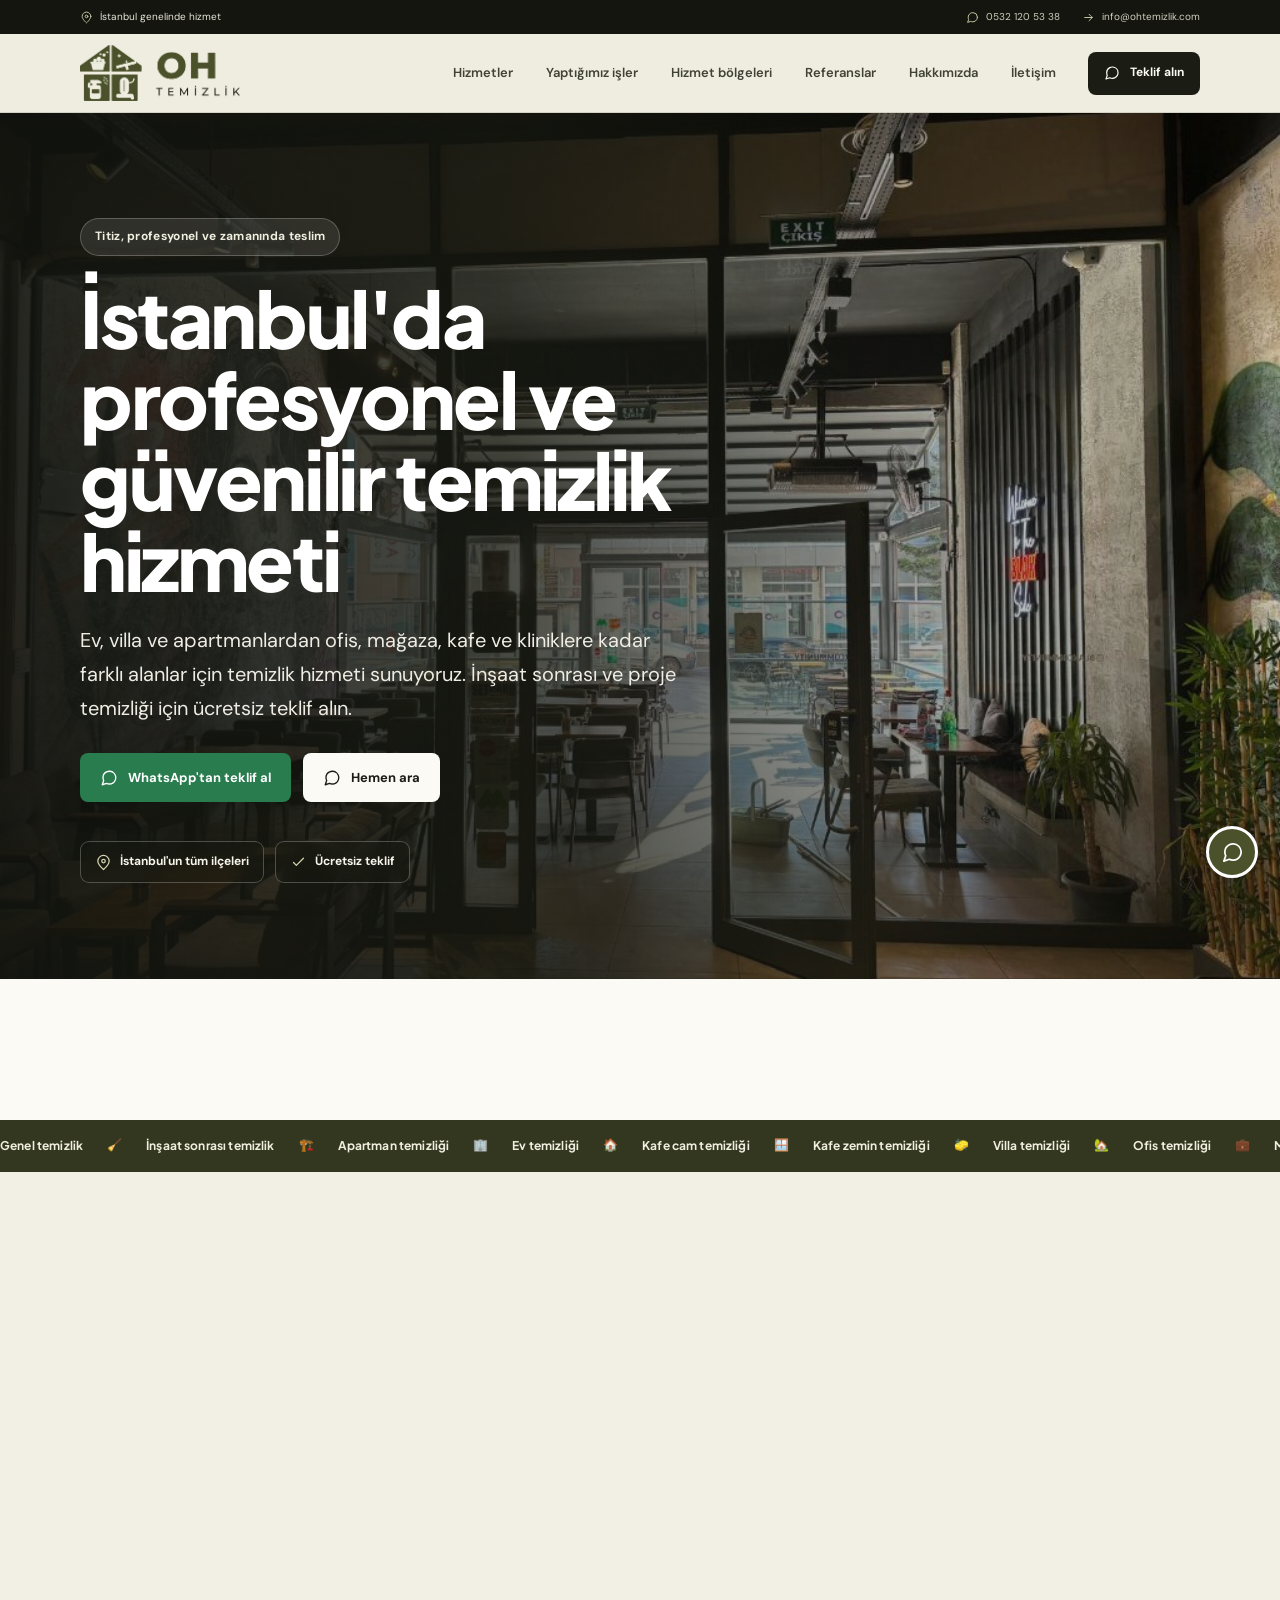
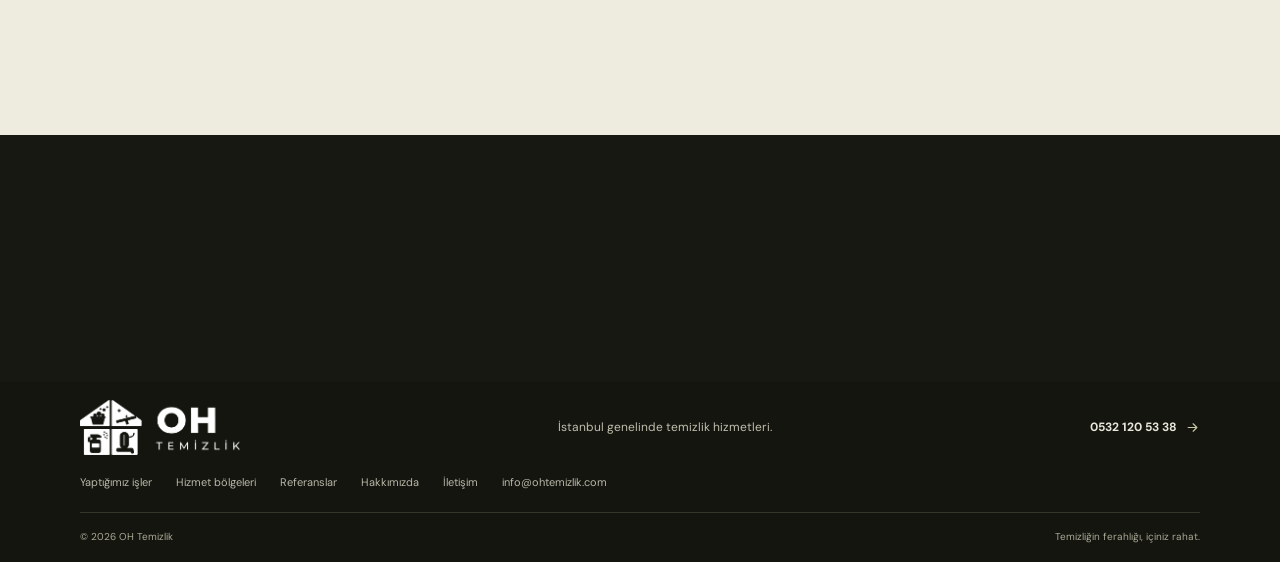
<file: index.html>
<!doctype html>
<html lang="tr">
<head>
  <meta charset="utf-8">
  <meta name="viewport" content="width=device-width, initial-scale=1">
  <meta name="description" content="OH Temizlik, İstanbul genelinde ev, villa, apartman, ofis, mağaza, kafe, klinik, inşaat sonrası ve proje temizlik hizmetleri sunar. Ücretsiz teklif alın.">
  <meta name="theme-color" content="#eeecdf">
  <title>OH Temizlik | İstanbul'da Profesyonel Temizlik</title>
  <link rel="canonical" href="https://ohtemizlik.com/">
  <link rel="icon" href="assets/favicon-32.png" sizes="32x32" type="image/png">
  <link rel="apple-touch-icon" href="assets/apple-touch-icon.png">
  <meta property="og:type" content="website">
  <meta property="og:locale" content="tr_TR">
  <meta property="og:site_name" content="OH Temizlik">
  <meta property="og:title" content="OH Temizlik | İstanbul'da Profesyonel Temizlik">
  <meta property="og:description" content="OH Temizlik, İstanbul genelinde ev, villa, apartman, ofis, mağaza, kafe, klinik, inşaat sonrası ve proje temizlik hizmetleri sunar. Ücretsiz teklif alın.">
  <meta property="og:url" content="https://ohtemizlik.com/">
  <meta property="og:image" content="https://ohtemizlik.com/assets/og-image.jpg">
  <meta name="twitter:card" content="summary_large_image">
  <link rel="stylesheet" href="styles.css?v=2">
  <script src="script.js?v=2" defer></script>
  <script type="application/ld+json">{"@context": "https://schema.org", "@type": "LocalBusiness", "@id": "https://ohtemizlik.com/#isletme", "name": "OH Temizlik", "url": "https://ohtemizlik.com/", "telephone": "+905321205338", "email": "info@ohtemizlik.com", "image": "https://ohtemizlik.com/assets/og-image.jpg", "logo": "https://ohtemizlik.com/assets/oh-temizlik-logo.png", "description": "İstanbul genelinde ev, villa, apartman, ofis, mağaza, kafe, klinik, inşaat sonrası ve proje temizlik hizmetleri.", "address": {"@type": "PostalAddress", "addressLocality": "İstanbul", "addressCountry": "TR"}, "areaServed": [{"@type": "City", "name": "İstanbul"}, {"@type": "AdministrativeArea", "name": "Arnavutköy, İstanbul"}, {"@type": "AdministrativeArea", "name": "Avcılar, İstanbul"}, {"@type": "AdministrativeArea", "name": "Bağcılar, İstanbul"}, {"@type": "AdministrativeArea", "name": "Bahçelievler, İstanbul"}, {"@type": "AdministrativeArea", "name": "Bakırköy, İstanbul"}, {"@type": "AdministrativeArea", "name": "Başakşehir, İstanbul"}, {"@type": "AdministrativeArea", "name": "Bayrampaşa, İstanbul"}, {"@type": "AdministrativeArea", "name": "Beşiktaş, İstanbul"}, {"@type": "AdministrativeArea", "name": "Beylikdüzü, İstanbul"}, {"@type": "AdministrativeArea", "name": "Beyoğlu, İstanbul"}, {"@type": "AdministrativeArea", "name": "Büyükçekmece, İstanbul"}, {"@type": "AdministrativeArea", "name": "Çatalca, İstanbul"}, {"@type": "AdministrativeArea", "name": "Esenler, İstanbul"}, {"@type": "AdministrativeArea", "name": "Esenyurt, İstanbul"}, {"@type": "AdministrativeArea", "name": "Eyüpsultan, İstanbul"}, {"@type": "AdministrativeArea", "name": "Fatih, İstanbul"}, {"@type": "AdministrativeArea", "name": "Gaziosmanpaşa, İstanbul"}, {"@type": "AdministrativeArea", "name": "Güngören, İstanbul"}, {"@type": "AdministrativeArea", "name": "Kağıthane, İstanbul"}, {"@type": "AdministrativeArea", "name": "Küçükçekmece, İstanbul"}, {"@type": "AdministrativeArea", "name": "Sarıyer, İstanbul"}, {"@type": "AdministrativeArea", "name": "Silivri, İstanbul"}, {"@type": "AdministrativeArea", "name": "Sultangazi, İstanbul"}, {"@type": "AdministrativeArea", "name": "Şişli, İstanbul"}, {"@type": "AdministrativeArea", "name": "Zeytinburnu, İstanbul"}, {"@type": "AdministrativeArea", "name": "Adalar, İstanbul"}, {"@type": "AdministrativeArea", "name": "Ataşehir, İstanbul"}, {"@type": "AdministrativeArea", "name": "Beykoz, İstanbul"}, {"@type": "AdministrativeArea", "name": "Çekmeköy, İstanbul"}, {"@type": "AdministrativeArea", "name": "Kadıköy, İstanbul"}, {"@type": "AdministrativeArea", "name": "Kartal, İstanbul"}, {"@type": "AdministrativeArea", "name": "Maltepe, İstanbul"}, {"@type": "AdministrativeArea", "name": "Pendik, İstanbul"}, {"@type": "AdministrativeArea", "name": "Sancaktepe, İstanbul"}, {"@type": "AdministrativeArea", "name": "Sultanbeyli, İstanbul"}, {"@type": "AdministrativeArea", "name": "Şile, İstanbul"}, {"@type": "AdministrativeArea", "name": "Tuzla, İstanbul"}, {"@type": "AdministrativeArea", "name": "Ümraniye, İstanbul"}, {"@type": "AdministrativeArea", "name": "Üsküdar, İstanbul"}]}</script>
  <script type="application/ld+json">{"@context": "https://schema.org", "@type": "FAQPage", "mainEntity": [{"@type": "Question", "name": "Hangi temizlik hizmetlerini alabilirim?", "acceptedAnswer": {"@type": "Answer", "text": "Ev, villa, apartman, ofis, mağaza, kafe, restoran ve klinik temizliği; inşaat sonrası, şantiye, fuar ve konteyner temizliği ile makineli zemin yıkama hizmetleri sunuyoruz."}}, {"@type": "Question", "name": "İstanbul'un hangi ilçelerinde hizmet veriyorsunuz?", "acceptedAnswer": {"@type": "Answer", "text": "İstanbul genelinde hizmet talebi alıyoruz. Bulunduğunuz ilçe için detayları bizimle paylaşabilirsiniz."}}, {"@type": "Question", "name": "Ücretsiz teklif nasıl alabilirim?", "acceptedAnswer": {"@type": "Answer", "text": "Telefon veya WhatsApp üzerinden temizlik ihtiyacınızı paylaşarak ücretsiz teklif isteyebilirsiniz."}}, {"@type": "Question", "name": "Hizmet günü ve kapsamı nasıl belirleniyor?", "acceptedAnswer": {"@type": "Answer", "text": "İhtiyacınızı ve alanın özelliklerini görüştükten sonra hizmet detaylarını ve uygun zamanı birlikte netleştirebiliriz."}}]}</script>
</head>
<body>
  <svg class="icon-library" aria-hidden="true" xmlns="http://www.w3.org/2000/svg">
    <symbol id="icon-sparkle" viewBox="0 0 24 24"><path d="m12 2 1.8 7.2L21 11l-7.2 1.8L12 20l-1.8-7.2L3 11l7.2-1.8L12 2Z"/><path d="m19 14 .9 3.1L23 18l-3.1.9L19 22l-.9-3.1L15 18l3.1-.9L19 14Z"/></symbol>
    <symbol id="icon-home" viewBox="0 0 24 24"><path d="m3 10 9-7 9 7v10a1 1 0 0 1-1 1h-6v-7h-4v7H4a1 1 0 0 1-1-1V10Z"/></symbol>
    <symbol id="icon-building" viewBox="0 0 24 24"><path d="M4 21V4a1 1 0 0 1 1-1h10a1 1 0 0 1 1 1v17M2 21h20M8 7h1m4 0h1M8 11h1m4 0h1M8 15h1m4 0h1m-4 6v-3h4v3"/></symbol>
    <symbol id="icon-brush" viewBox="0 0 24 24"><path d="m14 6 4 4M3 21c3.5 0 6-1.5 6-5l8.7-8.7a2.1 2.1 0 0 0-3-3L6 13c-3.5 0-5 2.5-5 6v2h2Z"/></symbol>
    <symbol id="icon-window" viewBox="0 0 24 24"><rect x="3" y="3" width="18" height="18" rx="1"/><path d="M12 3v18M3 12h18"/></symbol>
    <symbol id="icon-floor" viewBox="0 0 24 24"><path d="M3 4h18M5 4v16m14-16v16M3 20h18M5 9h14m-14 6h14m-9-6v6m5-6v6"/></symbol>
    <symbol id="icon-sofa" viewBox="0 0 24 24"><path d="M5 12V8a2 2 0 0 1 2-2h10a2 2 0 0 1 2 2v4M3 11a2 2 0 0 1 2 2v5h14v-5a2 2 0 1 1 2 0v7H3v-7a2 2 0 0 1 2-2Zm2 7v3m14-3v3M5 15h14"/></symbol>
    <symbol id="icon-check" viewBox="0 0 24 24"><path d="m5 12 4 4L19 6"/></symbol>
    <symbol id="icon-arrow" viewBox="0 0 24 24"><path d="M5 12h14m-6-6 6 6-6 6"/></symbol>
    <symbol id="icon-star" viewBox="0 0 24 24"><path d="m12 3 2.8 5.7 6.2.9-4.5 4.4 1.1 6.2-5.6-3-5.6 3 1.1-6.2L3 9.6l6.2-.9L12 3Z"/></symbol>
    <symbol id="icon-pin" viewBox="0 0 24 24"><path d="M20 10c0 5-8 12-8 12S4 15 4 10a8 8 0 1 1 16 0Z"/><circle cx="12" cy="10" r="2.5"/></symbol>
    <symbol id="icon-menu" viewBox="0 0 24 24"><path d="M4 7h16M4 12h16M4 17h16"/></symbol>
    <symbol id="icon-close" viewBox="0 0 24 24"><path d="m6 6 12 12M18 6 6 18"/></symbol>
    <symbol id="icon-chat" viewBox="0 0 24 24"><path d="M21 11.5a8.4 8.4 0 0 1-.9 3.8 8.5 8.5 0 0 1-7.6 4.7 8.4 8.4 0 0 1-3.8-.9L3 21l1.9-5.7a8.4 8.4 0 0 1-.9-3.8 8.5 8.5 0 0 1 4.7-7.6 8.4 8.4 0 0 1 3.8-.9h.5a8.5 8.5 0 0 1 8 8v.5Z"/></symbol>
  </svg>

  <div class="topbar">
    <div class="container topbar-inner">
      <span><svg class="icon"><use href="#icon-pin"></use></svg> İstanbul genelinde hizmet</span>
      <div class="topbar-contact">
        <a href="tel:+905321205338"><svg class="icon"><use href="#icon-chat"></use></svg> 0532 120 53 38</a>
        <a href="mailto:info@ohtemizlik.com"><svg class="icon"><use href="#icon-arrow"></use></svg> info@ohtemizlik.com</a>
      </div>
    </div>
  </div>
  <header class="site-header">
    <div class="container header-inner">
      <a class="brand" href="#anasayfa" aria-label="OH Temizlik ana sayfa">
        <img class="brand-logo" src="assets/oh-temizlik-logo.png" alt="OH Temizlik" width="1301" height="452">
      </a>
      <button class="menu-toggle" type="button" aria-label="Menüyü aç" aria-expanded="false" aria-controls="primary-nav">
        <svg class="icon menu-open"><use href="#icon-menu"></use></svg>
        <svg class="icon menu-close"><use href="#icon-close"></use></svg>
      </button>
      <nav class="primary-nav" id="primary-nav" aria-label="Ana menü">
        <a href="hizmetler.html">Hizmetler</a>
        <a href="yaptigimiz-isler.html">Yaptığımız işler</a>
        <a href="hizmet-bolgeleri.html">Hizmet bölgeleri</a>
        <a href="referanslar.html">Referanslar</a>
        <a href="hakkimizda.html">Hakkımızda</a>
        <a href="iletisim.html">İletişim</a>
      </nav>
      <a class="button button-dark header-cta" href="https://wa.me/905321205338?text=Merhaba%2C%20temizlik%20hizmetleriniz%20hakk%C4%B1nda%20bilgi%20almak%20istiyorum." target="_blank" rel="noopener noreferrer">
        <svg class="icon"><use href="#icon-chat"></use></svg>
        Teklif alın
      </a>
    </div>
  </header>

  <main id="icerik">
    <section class="home-hero" id="anasayfa">
      <img class="home-hero-image" src="assets/homepage-cafe.jpg" alt="Kafe iç mekânı ve oturma alanı" width="1200" height="800" fetchpriority="high">
      <div class="home-hero-shade"></div>
      <div class="container home-hero-content">
        <p class="hero-kicker reveal-target">Titiz, profesyonel ve zamanında teslim</p>
        <h1 class="reveal-target">İstanbul'da profesyonel ve güvenilir temizlik hizmeti </h1>
        <p class="home-hero-copy reveal-target">Ev, villa ve apartmanlardan ofis, mağaza, kafe ve kliniklere kadar farklı alanlar için temizlik hizmeti sunuyoruz. İnşaat sonrası ve proje temizliği için ücretsiz teklif alın.</p>
        <div class="home-hero-actions reveal-target">
          <a class="button button-whatsapp" href="https://wa.me/905321205338?text=Merhaba%2C%20temizlik%20hizmeti%20i%C3%A7in%20teklif%20almak%20istiyorum." target="_blank" rel="noopener noreferrer"><svg class="icon"><use href="#icon-chat"></use></svg> WhatsApp'tan teklif al</a>
          <a class="button button-light" href="tel:+905321205338"><svg class="icon"><use href="#icon-chat"></use></svg> Hemen ara</a>
        </div>
        <div class="hero-badges">
          <span><svg class="icon"><use href="#icon-pin"></use></svg> İstanbul'un tüm ilçeleri</span>
          <span><svg class="icon"><use href="#icon-check"></use></svg> Ücretsiz teklif</span>
        </div>
      </div>
    </section>

    <section class="trust-strip" aria-label="OH Temizlik hizmet bilgileri">
      <div class="container trust-grid">
        <article class="trust-item reveal-target"><span class="trust-symbol">01</span><div><h2>Farklı alanlara temizlik</h2><p>Ev ve villalardan işyerleri ve proje alanlarına.</p></div></article>
        <article class="trust-item reveal-target"><span class="trust-symbol">02</span><div><h2>İstanbul geneli</h2><p>İstanbul'un tüm ilçeleri için hizmet talebi oluşturun.</p></div></article>
        <article class="trust-item reveal-target"><span class="trust-symbol">03</span><div><h2>Ücretsiz teklif</h2><p>İhtiyacınızı anlatın, hizmet detaylarını birlikte netleştirelim.</p></div></article>
      </div>
    </section>

    <section class="service-ribbon" aria-label="Temizlik hizmetlerimiz">
      <div class="ribbon-track">
        <span>Genel temizlik</span><i aria-hidden="true">🧹</i><span>İnşaat sonrası temizlik</span><i aria-hidden="true">🏗️</i><span>Apartman temizliği</span><i aria-hidden="true">🏢</i><span>Ev temizliği</span><i aria-hidden="true">🏠</i><span>Kafe cam temizliği</span><i aria-hidden="true">🪟</i><span>Kafe zemin temizliği</span><i aria-hidden="true">🧽</i><span>Villa temizliği</span><i aria-hidden="true">🏡</i><span>Ofis temizliği</span><i aria-hidden="true">💼</i><span>Mağaza ve showroom temizliği</span><i aria-hidden="true">🛍️</i><span>Kafe ve restoran temizliği</span><i aria-hidden="true">☕</i><span>Eczane ve klinik temizliği</span><i aria-hidden="true">⚕️</i><span>Makineli zemin yıkama</span><i aria-hidden="true">🧼</i><span>Şantiye temizliği</span><i aria-hidden="true">🦺</i><span>Fuar ve stant temizliği</span><i aria-hidden="true">🎪</i><span>Yat ve tekne temizliği</span><i aria-hidden="true">🛥️</i><span>Konteyner temizliği</span><i aria-hidden="true">🚛</i>
        <span aria-hidden="true">Genel temizlik</span><i aria-hidden="true">🧹</i><span aria-hidden="true">İnşaat sonrası temizlik</span><i aria-hidden="true">🏗️</i><span aria-hidden="true">Apartman temizliği</span><i aria-hidden="true">🏢</i><span aria-hidden="true">Ev temizliği</span><i aria-hidden="true">🏠</i><span aria-hidden="true">Kafe cam temizliği</span><i aria-hidden="true">🪟</i><span aria-hidden="true">Kafe zemin temizliği</span><i aria-hidden="true">🧽</i><span aria-hidden="true">Villa temizliği</span><i aria-hidden="true">🏡</i><span aria-hidden="true">Ofis temizliği</span><i aria-hidden="true">💼</i><span aria-hidden="true">Mağaza ve showroom temizliği</span><i aria-hidden="true">🛍️</i><span aria-hidden="true">Kafe ve restoran temizliği</span><i aria-hidden="true">☕</i><span aria-hidden="true">Eczane ve klinik temizliği</span><i aria-hidden="true">⚕️</i><span aria-hidden="true">Makineli zemin yıkama</span><i aria-hidden="true">🧼</i><span aria-hidden="true">Şantiye temizliği</span><i aria-hidden="true">🦺</i><span aria-hidden="true">Fuar ve stant temizliği</span><i aria-hidden="true">🎪</i><span aria-hidden="true">Yat ve tekne temizliği</span><i aria-hidden="true">🛥️</i><span aria-hidden="true">Konteyner temizliği</span><i aria-hidden="true">🚛</i>
      </div>
    </section>

    <section class="portfolio section" id="hizmetler">
      <div class="container">
        <div class="section-heading reveal-target">
          <div><p class="eyebrow">Hizmetler</p><h2>Farklı alanlar için<br><span>temizlik çözümleri.</span></h2></div>
          <p>Evlerden işyerlerine kadar sunduğumuz temizlik hizmetlerini keşfedin.</p>
        </div>
        <div class="portfolio-grid">
          <a class="portfolio-card reveal-target" href="hizmetler.html#ev-temizligi"><div class="portfolio-art"><img src="assets/upholstery-sofa.jpg" alt="Temiz ve düzenli bir oturma alanı" width="1200" height="800" loading="lazy" decoding="async"></div><div class="portfolio-info"><span class="portfolio-category">Yaşam alanları</span><h3>Ev temizliği</h3><p>Evinizin ihtiyaçlarına göre planlanan temizlik hizmeti.</p></div></a>
          <a class="portfolio-card reveal-target" href="hizmetler.html#insaat-sonrasi"><div class="portfolio-art"><img src="assets/cleaner-detail.jpg" alt="İç mekânda zemin temizliği yapan görevli" width="1200" height="800" loading="lazy" decoding="async"></div><div class="portfolio-info"><span class="portfolio-category">Yeni ve yenilenen mekânlar</span><h3>İnşaat sonrası temizlik</h3><p>Tadilat ve inşaat sonrası alanlar için detaylı temizlik.</p></div></a>
          <a class="portfolio-card reveal-target" href="hizmetler.html#kafe-cam-temizligi"><div class="portfolio-art"><img src="assets/cafe-restaurant-2.jpg" alt="Cam cepheli bir kafenin dış görünümü" width="1200" height="800" loading="lazy" decoding="async"></div><div class="portfolio-info"><span class="portfolio-category">Ticari mekânlar</span><h3>Kafe cam ve zemin temizliği</h3><p>Kafe camları ve zeminleri için temizlik desteği.</p></div></a>
          <a class="portfolio-card reveal-target" href="hizmetler.html#apartman-temizligi"><div class="portfolio-art"><img src="assets/office-interior.jpg" alt="Temiz ve aydınlık ortak kullanım koridoru" width="1200" height="800" loading="lazy" decoding="async"></div><div class="portfolio-info"><span class="portfolio-category">Ortak kullanım alanları</span><h3>Apartman temizliği</h3><p>Bina girişi ve ortak alanların temizliği.</p></div></a>
          <a class="portfolio-card reveal-target" href="hizmetler.html#villa-temizligi"><div class="portfolio-art"><img src="assets/bright-home.jpg" alt="Villa temizliğini temsil eden geniş yaşam alanı" width="1200" height="800" loading="lazy" decoding="async"></div><div class="portfolio-info"><span class="portfolio-category">Yaşam alanları</span><h3>Villa temizliği</h3><p>Geniş yaşam alanları için ihtiyaca göre planlanan temizlik.</p></div></a>
        </div>
        <div class="section-action reveal-target"><a class="button button-primary" href="hizmetler.html">Tüm hizmetleri inceleyin <svg class="icon"><use href="#icon-arrow"></use></svg></a></div>
      </div>
    </section>

    <section class="feature-band">
      <div class="container feature-grid">
        <div class="feature-image reveal-target"><img src="assets/store-showroom.jpg" alt="Vitrinli mağazaların bulunduğu aydınlık bir alışveriş alanı" width="1200" height="800" loading="lazy"></div>
        <div class="feature-copy reveal-target"><p class="eyebrow">Ticari alanlar</p><h2>İşyerleriniz için<br><span>temizlik hizmeti.</span></h2><p>Ofis, mağaza, kafe, restoran ve klinik temizliği için hizmet seçeneklerimizi inceleyin.</p><a class="button button-primary" href="hizmetler.html#ofis-temizligi">İşyeri hizmetlerini görün <svg class="icon"><use href="#icon-arrow"></use></svg></a></div>
      </div>
    </section>

    <section class="section process">
      <div class="container">
        <div class="section-heading section-heading-centered reveal-target"><div><p class="eyebrow">Nasıl çalışıyoruz?</p><h2>Üç adımda hizmet<br><span>talebinizi oluşturun.</span></h2></div><p>İhtiyacınızı paylaşın; hizmetin kapsamını ve teklifinizi birlikte netleştirelim.</p></div>
        <div class="process-grid">
          <article class="process-card reveal-target"><span class="step-number">01</span><h3>İhtiyacınızı paylaşın</h3><p>Temizlik yapılacak alanı ve istediğiniz hizmeti bize iletin.</p></article>
          <article class="process-card reveal-target"><span class="step-number">02</span><h3>Teklifi netleştirelim</h3><p>İşin kapsamı ve detayları hakkında birlikte konuşalım.</p></article>
          <article class="process-card reveal-target"><span class="step-number">03</span><h3>Uygun zamanı planlayın</h3><p>Size uygun tarih ve hizmet detayları için iletişimde kalalım.</p></article>
        </div>
      </div>
    </section>

    <section class="section home-coverage">
      <div class="container coverage-panel reveal-target">
        <div><p class="eyebrow">Hizmet bölgeleri</p><h2>İstanbul'un tüm<br><span>ilçelerinde hizmet.</span></h2><p>Avrupa ve Anadolu yakasındaki hizmet bölgelerini inceleyin, bulunduğunuz ilçe için bizimle iletişime geçin.</p><a class="button button-light" href="hizmet-bolgeleri.html">Hizmet bölgelerini görün <svg class="icon"><use href="#icon-arrow"></use></svg></a></div>
        <div class="coverage-stamp"><strong>İstanbul</strong><span>genelinde</span><svg class="icon"><use href="#icon-pin"></use></svg></div>
      </div>
    </section>

    <section class="section references-preview">
      <div class="container reference-preview-grid">
        <div class="section-heading reveal-target"><div><p class="eyebrow">Referanslar</p><h2>Armut hizmet veren<br><span>belgemiz.</span></h2></div><p>Armut tarafından hazırlanan belgeyi, üzerindeki kayıtlı bilgiler değiştirilmeden görüntüleyebilirsiniz.</p><a class="button button-primary" href="referanslar.html">Referansları inceleyin <svg class="icon"><use href="#icon-arrow"></use></svg></a></div>
        <a class="certificate-preview reveal-target" href="https://s3.eu-central-1.amazonaws.com/prokit-materials/live/63e804fd0615d9ce8e750204698cecdb.pdf" target="_blank" rel="noopener noreferrer"><span class="certificate-mark">A</span><span><strong>Armut</strong><small>2026 Hizmet Veren Belgesi</small></span><svg class="icon"><use href="#icon-arrow"></use></svg></a>
      </div>
    </section>

    <section class="section faq">
      <div class="container faq-grid">
        <div class="faq-intro reveal-target"><p class="eyebrow">Merak edilenler</p><h2>Sık sorulan<br><span>sorular.</span></h2><p>Hizmetler hakkında bilgi almak için doğrudan bize de ulaşabilirsiniz.</p><a class="button button-primary" href="iletisim.html">Bize ulaşın <svg class="icon"><use href="#icon-arrow"></use></svg></a></div>
        <div class="faq-list">
          <details class="faq-item reveal-target"><summary>Hangi temizlik hizmetlerini alabilirim?<span class="faq-toggle"></span></summary><p>Ev, villa, apartman, ofis, mağaza, kafe, restoran ve klinik temizliği; inşaat sonrası, şantiye, fuar ve konteyner temizliği ile makineli zemin yıkama hizmetleri sunuyoruz.</p></details>
          <details class="faq-item reveal-target"><summary>İstanbul'un hangi ilçelerinde hizmet veriyorsunuz?<span class="faq-toggle"></span></summary><p>İstanbul genelinde hizmet talebi alıyoruz. Bulunduğunuz ilçe için detayları bizimle paylaşabilirsiniz.</p></details>
          <details class="faq-item reveal-target"><summary>Ücretsiz teklif nasıl alabilirim?<span class="faq-toggle"></span></summary><p>Telefon veya WhatsApp üzerinden temizlik ihtiyacınızı paylaşarak ücretsiz teklif isteyebilirsiniz.</p></details>
          <details class="faq-item reveal-target"><summary>Hizmet günü ve kapsamı nasıl belirleniyor?<span class="faq-toggle"></span></summary><p>İhtiyacınızı ve alanın özelliklerini görüştükten sonra hizmet detaylarını ve uygun zamanı birlikte netleştirebiliriz.</p></details>
        </div>
      </div>
    </section>

    <section class="home-cta">
      <div class="container home-cta-inner reveal-target"><div><p class="eyebrow">OH Temizlik</p><h2>Temizlik ihtiyacınız için<br>hemen iletişime geçin.</h2></div><div class="home-cta-actions"><a class="button button-whatsapp" href="https://wa.me/905321205338?text=Merhaba%2C%20temizlik%20hizmeti%20i%C3%A7in%20teklif%20almak%20istiyorum." target="_blank" rel="noopener noreferrer">WhatsApp'tan yazın <svg class="icon"><use href="#icon-arrow"></use></svg></a><a class="button button-light" href="tel:+905321205338">0532 120 53 38</a></div></div>
    </section>
  </main>

  <footer class="site-footer">
    <div class="container footer-main">
      <a class="brand footer-brand" href="#anasayfa" aria-label="OH Temizlik ana sayfa"><img class="brand-logo" src="assets/oh-temizlik-logo.png" alt="OH Temizlik" width="1301" height="452"></a>
      <p>İstanbul genelinde temizlik hizmetleri.</p>
      <a class="footer-phone" href="tel:+905321205338">0532 120 53 38 <svg class="icon"><use href="#icon-arrow"></use></svg></a>
    </div>
    <div class="container footer-links"><a href="yaptigimiz-isler.html">Yaptığımız işler</a><a href="hizmet-bolgeleri.html">Hizmet bölgeleri</a><a href="referanslar.html">Referanslar</a><a href="hakkimizda.html">Hakkımızda</a><a href="iletisim.html">İletişim</a><a href="mailto:info@ohtemizlik.com">info@ohtemizlik.com</a></div>
    <div class="container footer-bottom"><span>© <span id="year"></span> OH Temizlik</span><span>Temizliğin ferahlığı, içiniz rahat.</span></div>
  </footer>
  <a class="floating-whatsapp" href="https://wa.me/905321205338?text=Merhaba%2C%20temizlik%20hizmetleriniz%20hakk%C4%B1nda%20bilgi%20almak%20istiyorum." target="_blank" rel="noopener noreferrer" aria-label="WhatsApp üzerinden bize ulaşın"><svg class="icon"><use href="#icon-chat"></use></svg></a>
  <nav class="mobile-quickbar" aria-label="Hızlı iletişim">
    <a href="tel:+905321205338"><svg class="icon"><use href="#icon-chat"></use></svg><span>Hemen ara</span></a>
    <a href="https://wa.me/905321205338?text=Merhaba%2C%20temizlik%20hizmeti%20i%C3%A7in%20teklif%20almak%20istiyorum." target="_blank" rel="noopener noreferrer"><svg class="icon"><use href="#icon-chat"></use></svg><span>WhatsApp teklif al</span></a>
  </nav>
</body>
</html>
</file>
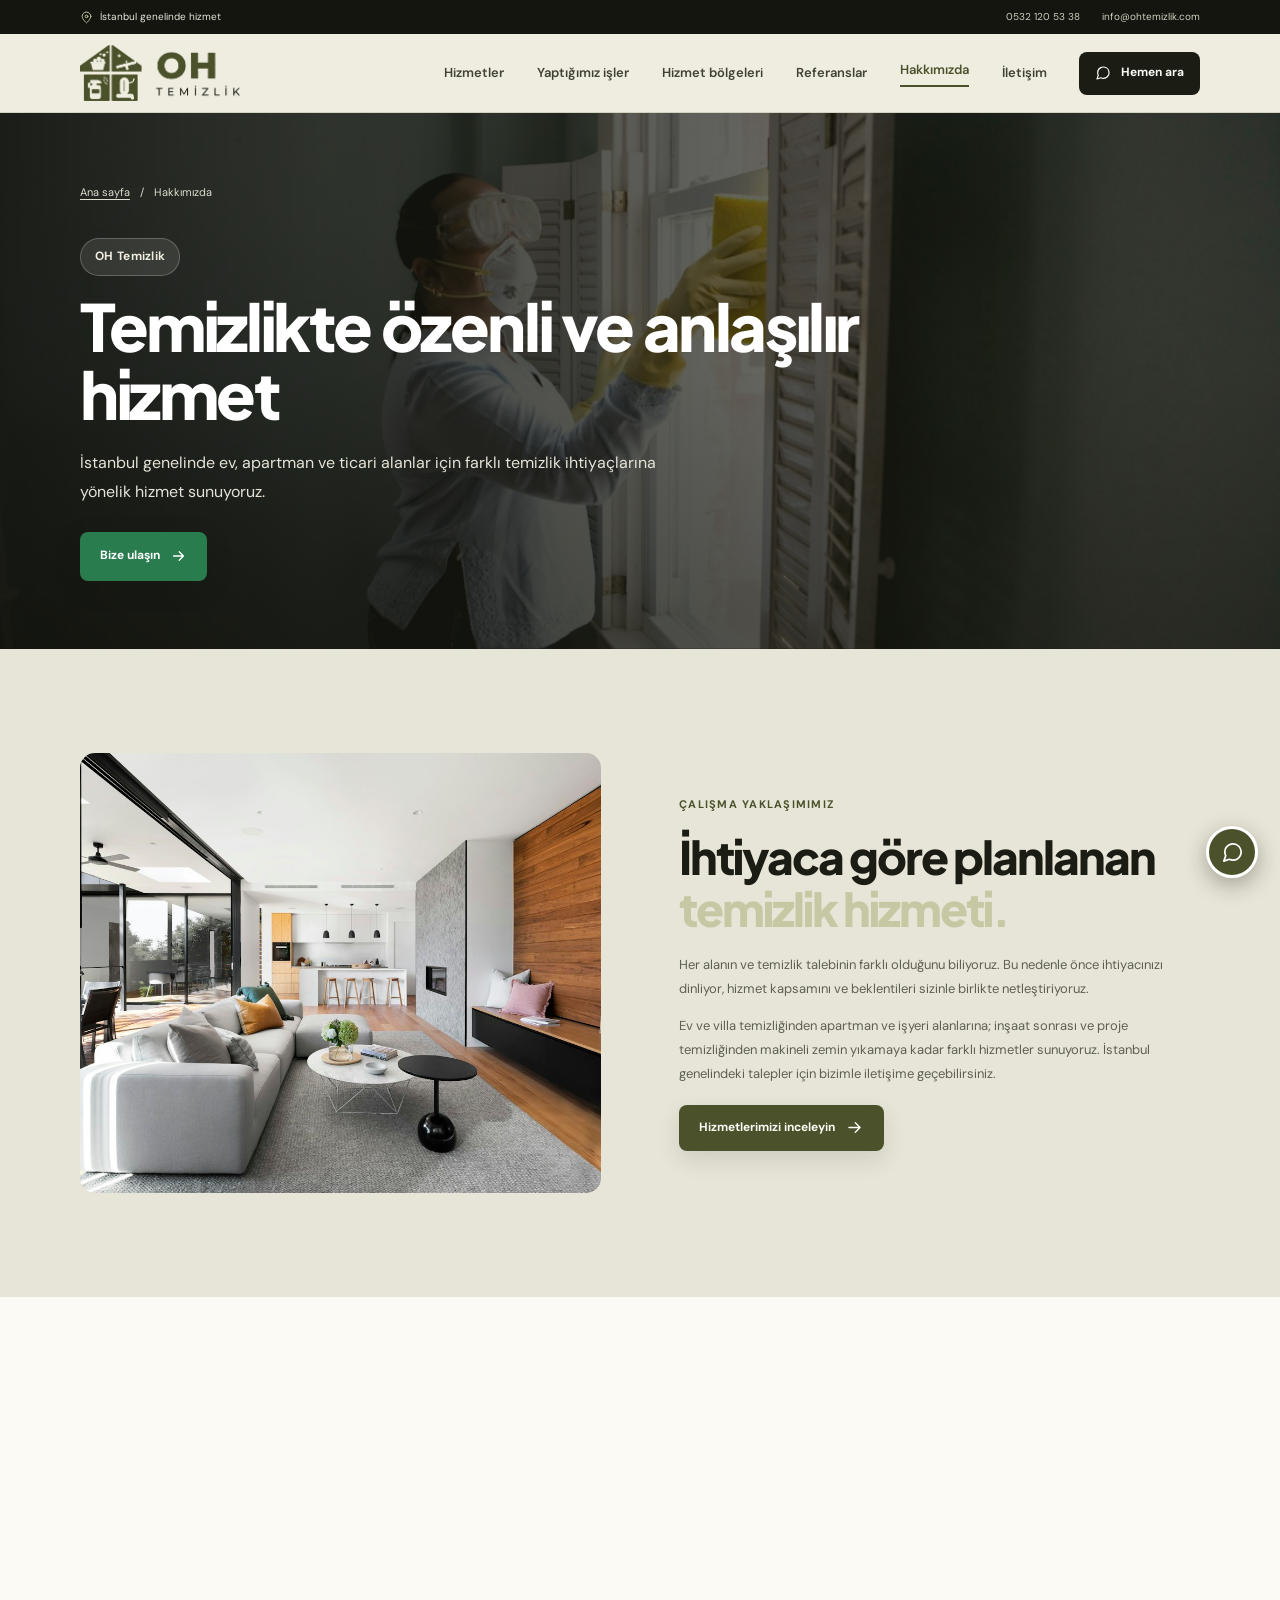
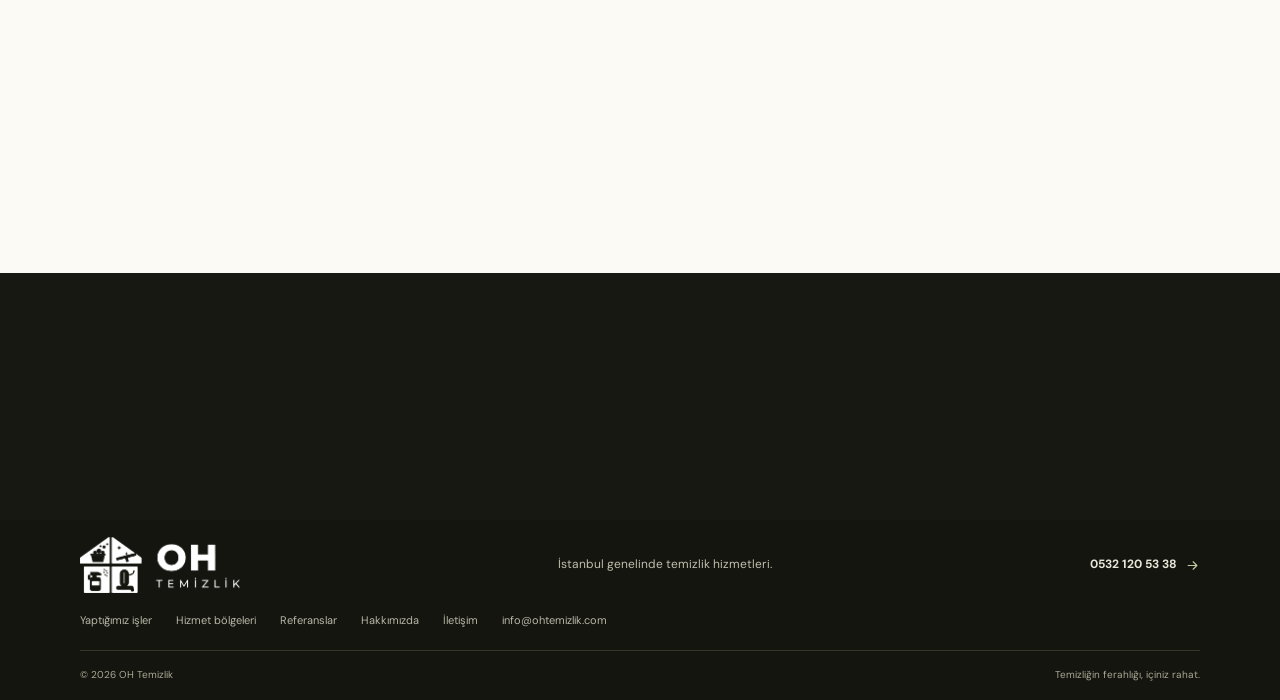
<file: hakkimizda.html>
<!doctype html>
<html lang="tr">
<head>
  <meta charset="utf-8">
  <meta name="viewport" content="width=device-width, initial-scale=1">
  <meta name="description" content="OH Temizlik'in İstanbul genelindeki hizmet anlayışını ve çalışma yaklaşımını tanıyın.">
  <meta name="theme-color" content="#eeecdf">
  <title>Hakkımızda | OH Temizlik İstanbul</title>
  <link rel="canonical" href="https://ohtemizlik.com/hakkimizda.html">
  <link rel="icon" href="assets/favicon-32.png" sizes="32x32" type="image/png">
  <link rel="apple-touch-icon" href="assets/apple-touch-icon.png">
  <meta property="og:type" content="website">
  <meta property="og:locale" content="tr_TR">
  <meta property="og:site_name" content="OH Temizlik">
  <meta property="og:title" content="Hakkımızda | OH Temizlik İstanbul">
  <meta property="og:description" content="OH Temizlik'in İstanbul genelindeki hizmet anlayışını ve çalışma yaklaşımını tanıyın.">
  <meta property="og:url" content="https://ohtemizlik.com/hakkimizda.html">
  <meta property="og:image" content="https://ohtemizlik.com/assets/og-image.jpg">
  <meta name="twitter:card" content="summary_large_image">
  <link rel="stylesheet" href="styles.css?v=2">
  <script src="script.js?v=2" defer></script>
</head>
<body>
  <svg class="icon-library" aria-hidden="true" xmlns="http://www.w3.org/2000/svg"><symbol id="icon-chat" viewBox="0 0 24 24"><path d="M21 11.5a8.4 8.4 0 0 1-.9 3.8 8.5 8.5 0 0 1-7.6 4.7 8.4 8.4 0 0 1-3.8-.9L3 21l1.9-5.7a8.4 8.4 0 0 1-.9-3.8 8.5 8.5 0 0 1 4.7-7.6 8.4 8.4 0 0 1 3.8-.9h.5a8.5 8.5 0 0 1 8 8v.5Z"/></symbol><symbol id="icon-arrow" viewBox="0 0 24 24"><path d="M5 12h14m-6-6 6 6-6 6"/></symbol><symbol id="icon-pin" viewBox="0 0 24 24"><path d="M20 10c0 5-8 12-8 12S4 15 4 10a8 8 0 1 1 16 0Z"/><circle cx="12" cy="10" r="2.5"/></symbol><symbol id="icon-menu" viewBox="0 0 24 24"><path d="M4 7h16M4 12h16M4 17h16"/></symbol><symbol id="icon-close" viewBox="0 0 24 24"><path d="m6 6 12 12M18 6 6 18"/></symbol><symbol id="icon-check" viewBox="0 0 24 24"><path d="m5 12 4 4L19 6"/></symbol></svg>
  <div class="topbar"><div class="container topbar-inner"><span><svg class="icon"><use href="#icon-pin"></use></svg> İstanbul genelinde hizmet</span><div class="topbar-contact"><a href="tel:+905321205338">0532 120 53 38</a><a href="mailto:info@ohtemizlik.com">info@ohtemizlik.com</a></div></div></div>
  <header class="site-header"><div class="container header-inner">
    <a class="brand" href="index.html" aria-label="OH Temizlik ana sayfa"><img class="brand-logo" src="assets/oh-temizlik-logo.png" alt="OH Temizlik" width="1301" height="452"></a>
    <button class="menu-toggle" type="button" aria-label="Menüyü aç" aria-expanded="false" aria-controls="primary-nav"><svg class="icon menu-open"><use href="#icon-menu"></use></svg><svg class="icon menu-close"><use href="#icon-close"></use></svg></button>
    <nav class="primary-nav" id="primary-nav" aria-label="Ana menü"><a href="hizmetler.html">Hizmetler</a><a href="yaptigimiz-isler.html">Yaptığımız işler</a><a href="hizmet-bolgeleri.html">Hizmet bölgeleri</a><a href="referanslar.html">Referanslar</a><a href="hakkimizda.html" aria-current="page">Hakkımızda</a><a href="iletisim.html">İletişim</a></nav>
    <a class="button button-dark header-cta" href="tel:+905321205338"><svg class="icon"><use href="#icon-chat"></use></svg> Hemen ara</a>
  </div></header>
  <main id="icerik">
    <section class="subpage-hero" style="--page-image: url('assets/cleaning-team.jpg')"><div class="container subpage-hero-content"><nav class="breadcrumbs" aria-label="Sayfa yolu"><a href="index.html">Ana sayfa</a><span>/</span><span>Hakkımızda</span></nav><p class="hero-kicker reveal-target">OH Temizlik</p><h1 class="reveal-target">Temizlikte özenli ve anlaşılır hizmet</h1><p class="reveal-target">İstanbul genelinde ev, apartman ve ticari alanlar için farklı temizlik ihtiyaçlarına yönelik hizmet sunuyoruz.</p><a class="button button-whatsapp reveal-target" href="iletisim.html">Bize ulaşın <svg class="icon"><use href="#icon-arrow"></use></svg></a></div></section>
    <section class="section about-story"><div class="container about-story-grid"><div class="about-story-image reveal-target"><img src="assets/bright-home.jpg" alt="Aydınlık ve temiz bir yaşam alanı" width="1200" height="800" loading="lazy"></div><div class="about-story-copy reveal-target"><p class="eyebrow">Çalışma yaklaşımımız</p><h2>İhtiyaca göre planlanan<br><span>temizlik hizmeti.</span></h2><p>Her alanın ve temizlik talebinin farklı olduğunu biliyoruz. Bu nedenle önce ihtiyacınızı dinliyor, hizmet kapsamını ve beklentileri sizinle birlikte netleştiriyoruz.</p><p>Ev ve villa temizliğinden apartman ve işyeri alanlarına; inşaat sonrası ve proje temizliğinden makineli zemin yıkamaya kadar farklı hizmetler sunuyoruz. İstanbul genelindeki talepler için bizimle iletişime geçebilirsiniz.</p><a class="button button-primary" href="hizmetler.html">Hizmetlerimizi inceleyin <svg class="icon"><use href="#icon-arrow"></use></svg></a></div></div></section>
    <section class="section values-section"><div class="container"><div class="section-heading reveal-target"><div><p class="eyebrow">Hizmet anlayışımız</p><h2>İletişimden teslimata<br><span>açık bir yaklaşım.</span></h2></div></div><div class="value-grid"><article class="value-card reveal-target"><span class="step-number">01</span><h2>İhtiyacı dinlemek</h2><p>Hizmet öncesinde beklentinizi ve alanın özelliklerini öğrenmek.</p></article><article class="value-card reveal-target"><span class="step-number">02</span><h2>Kapsamı netleştirmek</h2><p>Sunulacak hizmet ve teklif hakkında açıkça konuşmak.</p></article><article class="value-card reveal-target"><span class="step-number">03</span><h2>İletişimde kalmak</h2><p>Planlama ve hizmet sürecindeki sorularınız için ulaşılabilir olmak.</p></article></div></div></section>
    <section class="home-cta"><div class="container home-cta-inner reveal-target"><div><p class="eyebrow">OH Temizlik · İstanbul</p><h2>Temizlik ihtiyacınızı<br>birlikte değerlendirelim.</h2></div><div class="home-cta-actions"><a class="button button-whatsapp" href="https://wa.me/905321205338?text=Merhaba%2C%20temizlik%20hizmetiniz%20hakk%C4%B1nda%20bilgi%20almak%20istiyorum." target="_blank" rel="noopener noreferrer">WhatsApp'tan yazın <svg class="icon"><use href="#icon-arrow"></use></svg></a><a class="button button-light" href="tel:+905321205338">0532 120 53 38</a></div></div></section>
  </main>
  <footer class="site-footer"><div class="container footer-main"><a class="brand footer-brand" href="index.html" aria-label="OH Temizlik ana sayfa"><img class="brand-logo" src="assets/oh-temizlik-logo.png" alt="OH Temizlik" width="1301" height="452"></a><p>İstanbul genelinde temizlik hizmetleri.</p><a class="footer-phone" href="tel:+905321205338">0532 120 53 38 <svg class="icon"><use href="#icon-arrow"></use></svg></a></div><div class="container footer-links"><a href="yaptigimiz-isler.html">Yaptığımız işler</a><a href="hizmet-bolgeleri.html">Hizmet bölgeleri</a><a href="referanslar.html">Referanslar</a><a href="hakkimizda.html">Hakkımızda</a><a href="iletisim.html">İletişim</a><a href="mailto:info@ohtemizlik.com">info@ohtemizlik.com</a></div><div class="container footer-bottom"><span>© <span id="year"></span> OH Temizlik</span><span>Temizliğin ferahlığı, içiniz rahat.</span></div></footer>
  <a class="floating-whatsapp" href="https://wa.me/905321205338?text=Merhaba%2C%20temizlik%20hizmetleriniz%20hakk%C4%B1nda%20bilgi%20almak%20istiyorum." target="_blank" rel="noopener noreferrer" aria-label="WhatsApp üzerinden bize ulaşın"><svg class="icon"><use href="#icon-chat"></use></svg></a>
  <nav class="mobile-quickbar" aria-label="Hızlı iletişim"><a href="tel:+905321205338"><svg class="icon"><use href="#icon-chat"></use></svg><span>Hemen ara</span></a><a href="https://wa.me/905321205338?text=Merhaba%2C%20temizlik%20hizmeti%20i%C3%A7in%20teklif%20almak%20istiyorum." target="_blank" rel="noopener noreferrer"><svg class="icon"><use href="#icon-chat"></use></svg><span>WhatsApp teklif al</span></a></nav>
</body>
</html>
</file>
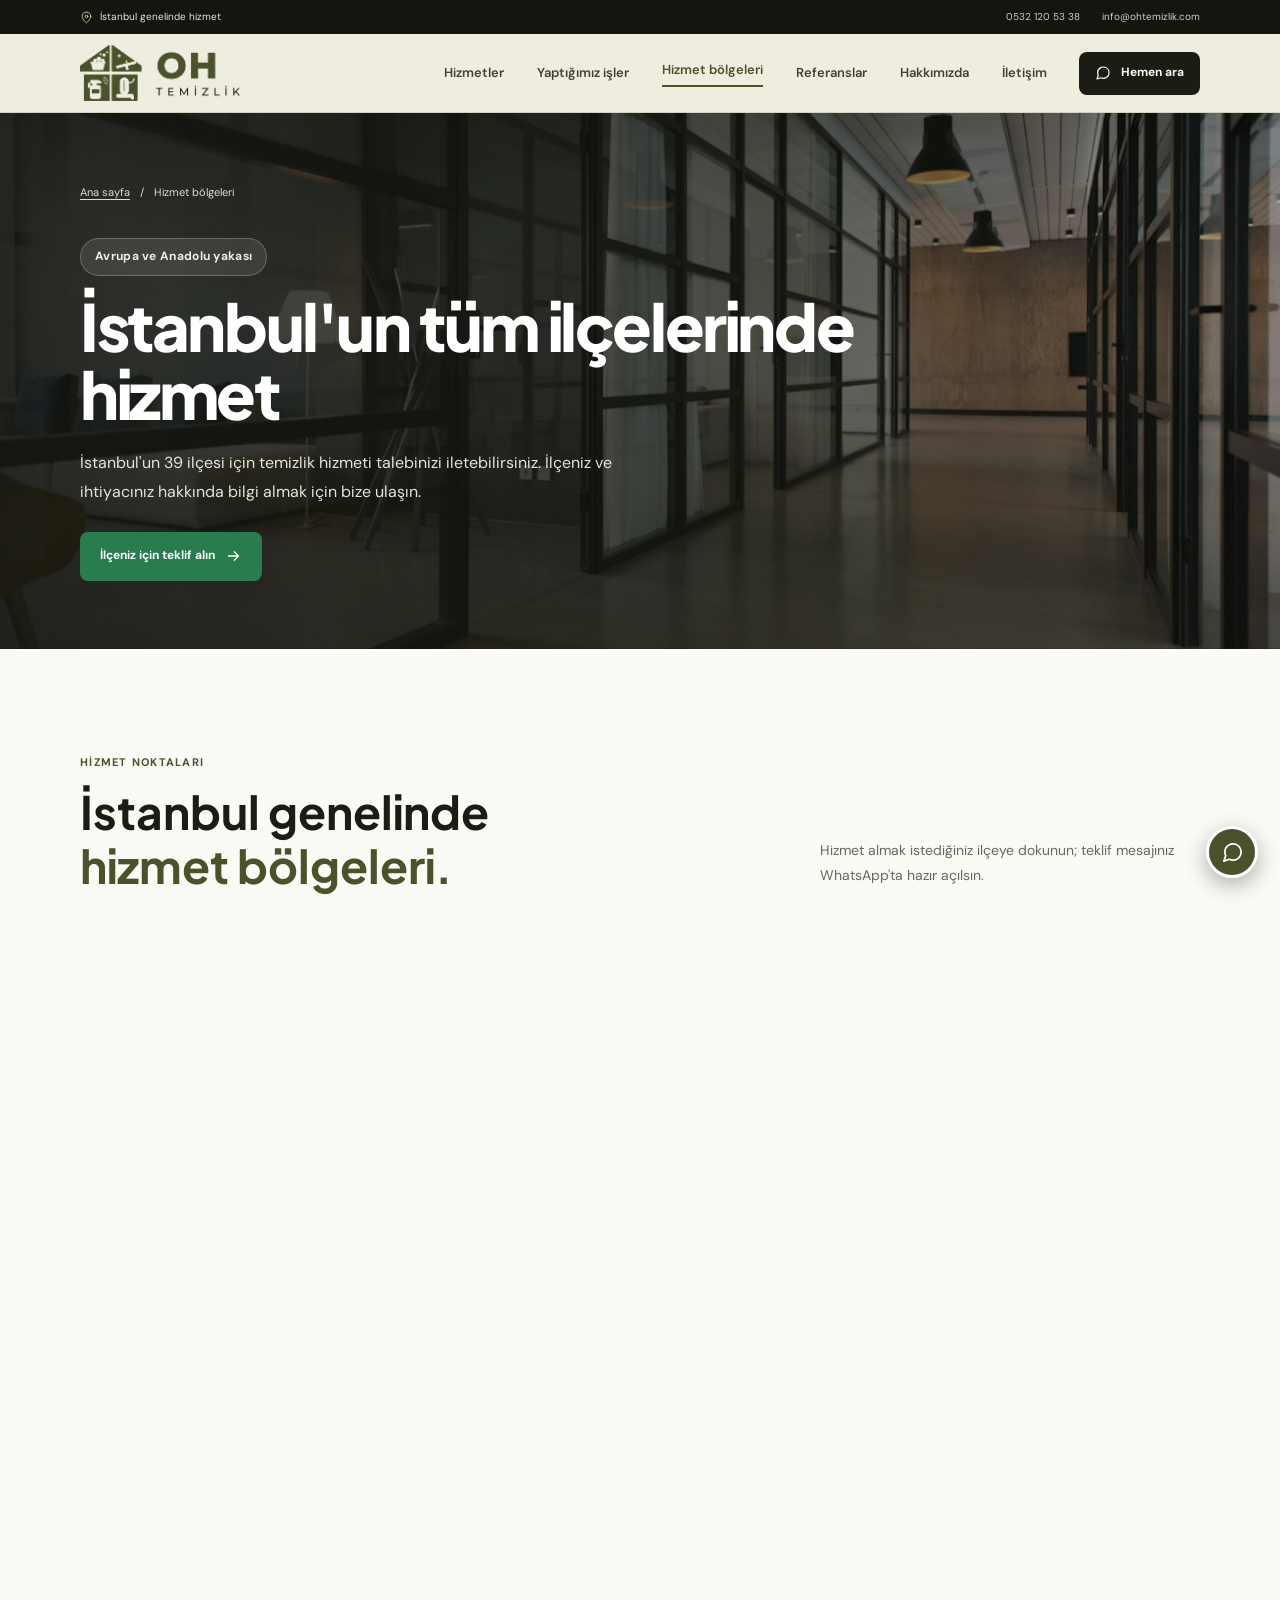
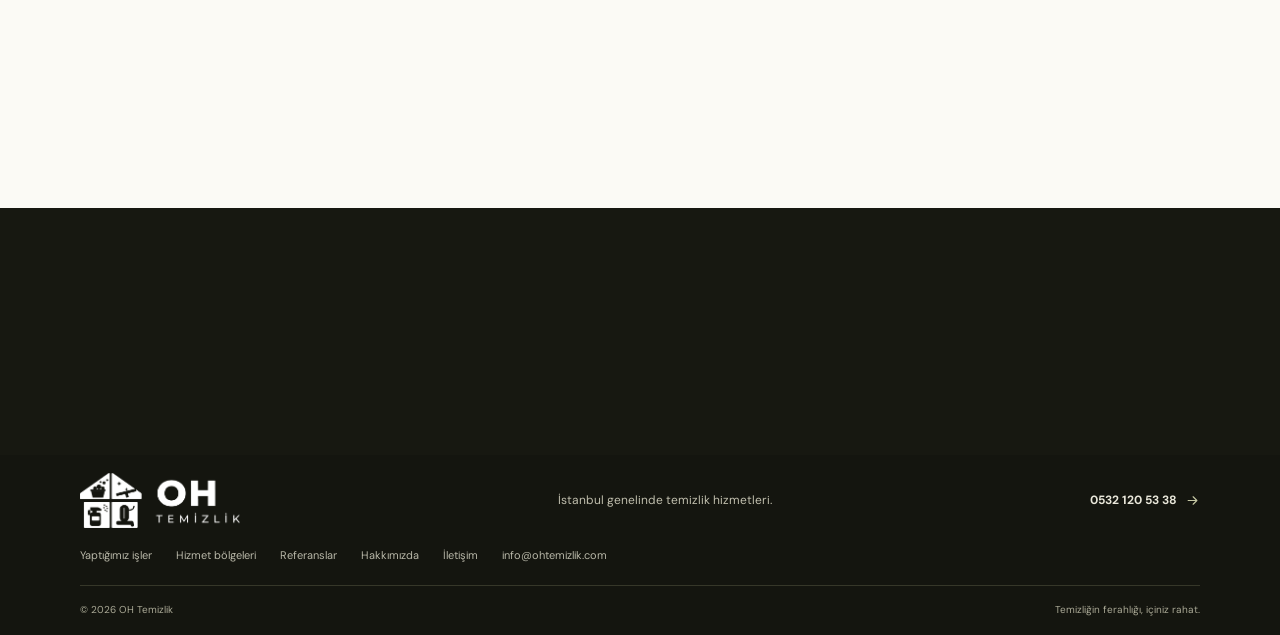
<file: hizmet-bolgeleri.html>
<!doctype html>
<html lang="tr">
<head>
  <meta charset="utf-8">
  <meta name="viewport" content="width=device-width, initial-scale=1">
  <meta name="description" content="OH Temizlik İstanbul'un Avrupa ve Anadolu yakasındaki tüm ilçelerinde temizlik hizmeti sunar. İlçeniz için ücretsiz teklif alın.">
  <meta name="theme-color" content="#eeecdf">
  <title>Hizmet Bölgeleri | OH Temizlik İstanbul</title>
  <link rel="canonical" href="https://ohtemizlik.com/hizmet-bolgeleri.html">
  <link rel="icon" href="assets/favicon-32.png" sizes="32x32" type="image/png">
  <link rel="apple-touch-icon" href="assets/apple-touch-icon.png">
  <meta property="og:type" content="website">
  <meta property="og:locale" content="tr_TR">
  <meta property="og:site_name" content="OH Temizlik">
  <meta property="og:title" content="Hizmet Bölgeleri | OH Temizlik İstanbul">
  <meta property="og:description" content="OH Temizlik İstanbul'un Avrupa ve Anadolu yakasındaki tüm ilçelerinde temizlik hizmeti sunar. İlçeniz için ücretsiz teklif alın.">
  <meta property="og:url" content="https://ohtemizlik.com/hizmet-bolgeleri.html">
  <meta property="og:image" content="https://ohtemizlik.com/assets/og-image.jpg">
  <meta name="twitter:card" content="summary_large_image">
  <link rel="stylesheet" href="styles.css?v=2">
  <script src="script.js?v=2" defer></script>
</head>
<body>
  <svg class="icon-library" aria-hidden="true" xmlns="http://www.w3.org/2000/svg"><symbol id="icon-chat" viewBox="0 0 24 24"><path d="M21 11.5a8.4 8.4 0 0 1-.9 3.8 8.5 8.5 0 0 1-7.6 4.7 8.4 8.4 0 0 1-3.8-.9L3 21l1.9-5.7a8.4 8.4 0 0 1-.9-3.8 8.5 8.5 0 0 1 4.7-7.6 8.4 8.4 0 0 1 3.8-.9h.5a8.5 8.5 0 0 1 8 8v.5Z"/></symbol><symbol id="icon-arrow" viewBox="0 0 24 24"><path d="M5 12h14m-6-6 6 6-6 6"/></symbol><symbol id="icon-pin" viewBox="0 0 24 24"><path d="M20 10c0 5-8 12-8 12S4 15 4 10a8 8 0 1 1 16 0Z"/><circle cx="12" cy="10" r="2.5"/></symbol><symbol id="icon-menu" viewBox="0 0 24 24"><path d="M4 7h16M4 12h16M4 17h16"/></symbol><symbol id="icon-close" viewBox="0 0 24 24"><path d="m6 6 12 12M18 6 6 18"/></symbol></svg>
  <div class="topbar"><div class="container topbar-inner"><span><svg class="icon"><use href="#icon-pin"></use></svg> İstanbul genelinde hizmet</span><div class="topbar-contact"><a href="tel:+905321205338">0532 120 53 38</a><a href="mailto:info@ohtemizlik.com">info@ohtemizlik.com</a></div></div></div>
  <header class="site-header"><div class="container header-inner">
    <a class="brand" href="index.html" aria-label="OH Temizlik ana sayfa"><img class="brand-logo" src="assets/oh-temizlik-logo.png" alt="OH Temizlik" width="1301" height="452"></a>
    <button class="menu-toggle" type="button" aria-label="Menüyü aç" aria-expanded="false" aria-controls="primary-nav"><svg class="icon menu-open"><use href="#icon-menu"></use></svg><svg class="icon menu-close"><use href="#icon-close"></use></svg></button>
    <nav class="primary-nav" id="primary-nav" aria-label="Ana menü"><a href="hizmetler.html">Hizmetler</a><a href="yaptigimiz-isler.html">Yaptığımız işler</a><a href="hizmet-bolgeleri.html" aria-current="page">Hizmet bölgeleri</a><a href="referanslar.html">Referanslar</a><a href="hakkimizda.html">Hakkımızda</a><a href="iletisim.html">İletişim</a></nav>
    <a class="button button-dark header-cta" href="tel:+905321205338"><svg class="icon"><use href="#icon-chat"></use></svg> Hemen ara</a>
  </div></header>
  <main id="icerik">
    <section class="subpage-hero" style="--page-image: url('assets/office-interior.jpg')"><div class="container subpage-hero-content"><nav class="breadcrumbs" aria-label="Sayfa yolu"><a href="index.html">Ana sayfa</a><span>/</span><span>Hizmet bölgeleri</span></nav><p class="hero-kicker reveal-target">Avrupa ve Anadolu yakası</p><h1 class="reveal-target">İstanbul'un tüm ilçelerinde hizmet</h1><p class="reveal-target">İstanbul'un 39 ilçesi için temizlik hizmeti talebinizi iletebilirsiniz. İlçeniz ve ihtiyacınız hakkında bilgi almak için bize ulaşın.</p><a class="button button-whatsapp reveal-target" href="https://wa.me/905321205338?text=Merhaba%2C%20il%C3%A7emde%20temizlik%20hizmeti%20almak%20istiyorum." target="_blank" rel="noopener noreferrer">İlçeniz için teklif alın <svg class="icon"><use href="#icon-arrow"></use></svg></a></div></section>
    <section class="section area-section"><div class="container"><div class="section-heading reveal-target"><div><p class="eyebrow">Hizmet noktaları</p><h2>İstanbul genelinde<br><span>hizmet bölgeleri.</span></h2></div><p>Hizmet almak istediğiniz ilçeye dokunun; teklif mesajınız WhatsApp'ta hazır açılsın.</p></div>
      <div class="district-grid">
        <article class="district-card reveal-target"><h2><svg class="icon"><use href="#icon-pin"></use></svg> Avrupa Yakası</h2><ul><li><a href="https://wa.me/905321205338?text=Merhaba%2C%20Arnavutk%C3%B6y%20i%C3%A7in%20temizlik%20teklifi%20almak%20istiyorum." target="_blank" rel="noopener noreferrer">Arnavutköy</a></li><li><a href="https://wa.me/905321205338?text=Merhaba%2C%20Avc%C4%B1lar%20i%C3%A7in%20temizlik%20teklifi%20almak%20istiyorum." target="_blank" rel="noopener noreferrer">Avcılar</a></li><li><a href="https://wa.me/905321205338?text=Merhaba%2C%20Ba%C4%9Fc%C4%B1lar%20i%C3%A7in%20temizlik%20teklifi%20almak%20istiyorum." target="_blank" rel="noopener noreferrer">Bağcılar</a></li><li><a href="https://wa.me/905321205338?text=Merhaba%2C%20Bah%C3%A7elievler%20i%C3%A7in%20temizlik%20teklifi%20almak%20istiyorum." target="_blank" rel="noopener noreferrer">Bahçelievler</a></li><li><a href="https://wa.me/905321205338?text=Merhaba%2C%20Bak%C4%B1rk%C3%B6y%20i%C3%A7in%20temizlik%20teklifi%20almak%20istiyorum." target="_blank" rel="noopener noreferrer">Bakırköy</a></li><li><a href="https://wa.me/905321205338?text=Merhaba%2C%20Ba%C5%9Fak%C5%9Fehir%20i%C3%A7in%20temizlik%20teklifi%20almak%20istiyorum." target="_blank" rel="noopener noreferrer">Başakşehir</a></li><li><a href="https://wa.me/905321205338?text=Merhaba%2C%20Bayrampa%C5%9Fa%20i%C3%A7in%20temizlik%20teklifi%20almak%20istiyorum." target="_blank" rel="noopener noreferrer">Bayrampaşa</a></li><li><a href="https://wa.me/905321205338?text=Merhaba%2C%20Be%C5%9Fikta%C5%9F%20i%C3%A7in%20temizlik%20teklifi%20almak%20istiyorum." target="_blank" rel="noopener noreferrer">Beşiktaş</a></li><li><a href="https://wa.me/905321205338?text=Merhaba%2C%20Beylikd%C3%BCz%C3%BC%20i%C3%A7in%20temizlik%20teklifi%20almak%20istiyorum." target="_blank" rel="noopener noreferrer">Beylikdüzü</a></li><li><a href="https://wa.me/905321205338?text=Merhaba%2C%20Beyo%C4%9Flu%20i%C3%A7in%20temizlik%20teklifi%20almak%20istiyorum." target="_blank" rel="noopener noreferrer">Beyoğlu</a></li><li><a href="https://wa.me/905321205338?text=Merhaba%2C%20B%C3%BCy%C3%BCk%C3%A7ekmece%20i%C3%A7in%20temizlik%20teklifi%20almak%20istiyorum." target="_blank" rel="noopener noreferrer">Büyükçekmece</a></li><li><a href="https://wa.me/905321205338?text=Merhaba%2C%20%C3%87atalca%20i%C3%A7in%20temizlik%20teklifi%20almak%20istiyorum." target="_blank" rel="noopener noreferrer">Çatalca</a></li><li><a href="https://wa.me/905321205338?text=Merhaba%2C%20Esenler%20i%C3%A7in%20temizlik%20teklifi%20almak%20istiyorum." target="_blank" rel="noopener noreferrer">Esenler</a></li><li><a href="https://wa.me/905321205338?text=Merhaba%2C%20Esenyurt%20i%C3%A7in%20temizlik%20teklifi%20almak%20istiyorum." target="_blank" rel="noopener noreferrer">Esenyurt</a></li><li><a href="https://wa.me/905321205338?text=Merhaba%2C%20Ey%C3%BCpsultan%20i%C3%A7in%20temizlik%20teklifi%20almak%20istiyorum." target="_blank" rel="noopener noreferrer">Eyüpsultan</a></li><li><a href="https://wa.me/905321205338?text=Merhaba%2C%20Fatih%20i%C3%A7in%20temizlik%20teklifi%20almak%20istiyorum." target="_blank" rel="noopener noreferrer">Fatih</a></li><li><a href="https://wa.me/905321205338?text=Merhaba%2C%20Gaziosmanpa%C5%9Fa%20i%C3%A7in%20temizlik%20teklifi%20almak%20istiyorum." target="_blank" rel="noopener noreferrer">Gaziosmanpaşa</a></li><li><a href="https://wa.me/905321205338?text=Merhaba%2C%20G%C3%BCng%C3%B6ren%20i%C3%A7in%20temizlik%20teklifi%20almak%20istiyorum." target="_blank" rel="noopener noreferrer">Güngören</a></li><li><a href="https://wa.me/905321205338?text=Merhaba%2C%20Ka%C4%9F%C4%B1thane%20i%C3%A7in%20temizlik%20teklifi%20almak%20istiyorum." target="_blank" rel="noopener noreferrer">Kağıthane</a></li><li><a href="https://wa.me/905321205338?text=Merhaba%2C%20K%C3%BC%C3%A7%C3%BCk%C3%A7ekmece%20i%C3%A7in%20temizlik%20teklifi%20almak%20istiyorum." target="_blank" rel="noopener noreferrer">Küçükçekmece</a></li><li><a href="https://wa.me/905321205338?text=Merhaba%2C%20Sar%C4%B1yer%20i%C3%A7in%20temizlik%20teklifi%20almak%20istiyorum." target="_blank" rel="noopener noreferrer">Sarıyer</a></li><li><a href="https://wa.me/905321205338?text=Merhaba%2C%20Silivri%20i%C3%A7in%20temizlik%20teklifi%20almak%20istiyorum." target="_blank" rel="noopener noreferrer">Silivri</a></li><li><a href="https://wa.me/905321205338?text=Merhaba%2C%20Sultangazi%20i%C3%A7in%20temizlik%20teklifi%20almak%20istiyorum." target="_blank" rel="noopener noreferrer">Sultangazi</a></li><li><a href="https://wa.me/905321205338?text=Merhaba%2C%20%C5%9Ei%C5%9Fli%20i%C3%A7in%20temizlik%20teklifi%20almak%20istiyorum." target="_blank" rel="noopener noreferrer">Şişli</a></li><li><a href="https://wa.me/905321205338?text=Merhaba%2C%20Zeytinburnu%20i%C3%A7in%20temizlik%20teklifi%20almak%20istiyorum." target="_blank" rel="noopener noreferrer">Zeytinburnu</a></li></ul></article>
        <article class="district-card reveal-target"><h2><svg class="icon"><use href="#icon-pin"></use></svg> Anadolu Yakası</h2><ul><li><a href="https://wa.me/905321205338?text=Merhaba%2C%20Adalar%20i%C3%A7in%20temizlik%20teklifi%20almak%20istiyorum." target="_blank" rel="noopener noreferrer">Adalar</a></li><li><a href="https://wa.me/905321205338?text=Merhaba%2C%20Ata%C5%9Fehir%20i%C3%A7in%20temizlik%20teklifi%20almak%20istiyorum." target="_blank" rel="noopener noreferrer">Ataşehir</a></li><li><a href="https://wa.me/905321205338?text=Merhaba%2C%20Beykoz%20i%C3%A7in%20temizlik%20teklifi%20almak%20istiyorum." target="_blank" rel="noopener noreferrer">Beykoz</a></li><li><a href="https://wa.me/905321205338?text=Merhaba%2C%20%C3%87ekmek%C3%B6y%20i%C3%A7in%20temizlik%20teklifi%20almak%20istiyorum." target="_blank" rel="noopener noreferrer">Çekmeköy</a></li><li><a href="https://wa.me/905321205338?text=Merhaba%2C%20Kad%C4%B1k%C3%B6y%20i%C3%A7in%20temizlik%20teklifi%20almak%20istiyorum." target="_blank" rel="noopener noreferrer">Kadıköy</a></li><li><a href="https://wa.me/905321205338?text=Merhaba%2C%20Kartal%20i%C3%A7in%20temizlik%20teklifi%20almak%20istiyorum." target="_blank" rel="noopener noreferrer">Kartal</a></li><li><a href="https://wa.me/905321205338?text=Merhaba%2C%20Maltepe%20i%C3%A7in%20temizlik%20teklifi%20almak%20istiyorum." target="_blank" rel="noopener noreferrer">Maltepe</a></li><li><a href="https://wa.me/905321205338?text=Merhaba%2C%20Pendik%20i%C3%A7in%20temizlik%20teklifi%20almak%20istiyorum." target="_blank" rel="noopener noreferrer">Pendik</a></li><li><a href="https://wa.me/905321205338?text=Merhaba%2C%20Sancaktepe%20i%C3%A7in%20temizlik%20teklifi%20almak%20istiyorum." target="_blank" rel="noopener noreferrer">Sancaktepe</a></li><li><a href="https://wa.me/905321205338?text=Merhaba%2C%20Sultanbeyli%20i%C3%A7in%20temizlik%20teklifi%20almak%20istiyorum." target="_blank" rel="noopener noreferrer">Sultanbeyli</a></li><li><a href="https://wa.me/905321205338?text=Merhaba%2C%20%C5%9Eile%20i%C3%A7in%20temizlik%20teklifi%20almak%20istiyorum." target="_blank" rel="noopener noreferrer">Şile</a></li><li><a href="https://wa.me/905321205338?text=Merhaba%2C%20Tuzla%20i%C3%A7in%20temizlik%20teklifi%20almak%20istiyorum." target="_blank" rel="noopener noreferrer">Tuzla</a></li><li><a href="https://wa.me/905321205338?text=Merhaba%2C%20%C3%9Cmraniye%20i%C3%A7in%20temizlik%20teklifi%20almak%20istiyorum." target="_blank" rel="noopener noreferrer">Ümraniye</a></li><li><a href="https://wa.me/905321205338?text=Merhaba%2C%20%C3%9Csk%C3%BCdar%20i%C3%A7in%20temizlik%20teklifi%20almak%20istiyorum." target="_blank" rel="noopener noreferrer">Üsküdar</a></li></ul></article>
      </div>
      <div class="area-note reveal-target"><strong>İlçenizi listede bulamadınız mı?</strong><p>Hizmet talebinizi yine de bize iletin; uygunluk ve hizmet kapsamı hakkında bilgi verelim.</p><a class="text-link" href="iletisim.html">İletişime geçin <svg class="icon"><use href="#icon-arrow"></use></svg></a></div>
    </div></section>
    <section class="home-cta"><div class="container home-cta-inner reveal-target"><div><p class="eyebrow">OH Temizlik · İstanbul</p><h2>Hizmet bölgeniz için<br>bize danışın.</h2></div><div class="home-cta-actions"><a class="button button-whatsapp" href="https://wa.me/905321205338?text=Merhaba%2C%20il%C3%A7emde%20temizlik%20hizmeti%20almak%20istiyorum." target="_blank" rel="noopener noreferrer">WhatsApp'tan yazın <svg class="icon"><use href="#icon-arrow"></use></svg></a><a class="button button-light" href="tel:+905321205338">0532 120 53 38</a></div></div></section>
  </main>
  <footer class="site-footer"><div class="container footer-main"><a class="brand footer-brand" href="index.html" aria-label="OH Temizlik ana sayfa"><img class="brand-logo" src="assets/oh-temizlik-logo.png" alt="OH Temizlik" width="1301" height="452"></a><p>İstanbul genelinde temizlik hizmetleri.</p><a class="footer-phone" href="tel:+905321205338">0532 120 53 38 <svg class="icon"><use href="#icon-arrow"></use></svg></a></div><div class="container footer-links"><a href="yaptigimiz-isler.html">Yaptığımız işler</a><a href="hizmet-bolgeleri.html">Hizmet bölgeleri</a><a href="referanslar.html">Referanslar</a><a href="hakkimizda.html">Hakkımızda</a><a href="iletisim.html">İletişim</a><a href="mailto:info@ohtemizlik.com">info@ohtemizlik.com</a></div><div class="container footer-bottom"><span>© <span id="year"></span> OH Temizlik</span><span>Temizliğin ferahlığı, içiniz rahat.</span></div></footer>
  <a class="floating-whatsapp" href="https://wa.me/905321205338?text=Merhaba%2C%20temizlik%20hizmetleriniz%20hakk%C4%B1nda%20bilgi%20almak%20istiyorum." target="_blank" rel="noopener noreferrer" aria-label="WhatsApp üzerinden bize ulaşın"><svg class="icon"><use href="#icon-chat"></use></svg></a>
  <nav class="mobile-quickbar" aria-label="Hızlı iletişim"><a href="tel:+905321205338"><svg class="icon"><use href="#icon-chat"></use></svg><span>Hemen ara</span></a><a href="https://wa.me/905321205338?text=Merhaba%2C%20temizlik%20hizmeti%20i%C3%A7in%20teklif%20almak%20istiyorum." target="_blank" rel="noopener noreferrer"><svg class="icon"><use href="#icon-chat"></use></svg><span>WhatsApp teklif al</span></a></nav>
</body>
</html>
</file>
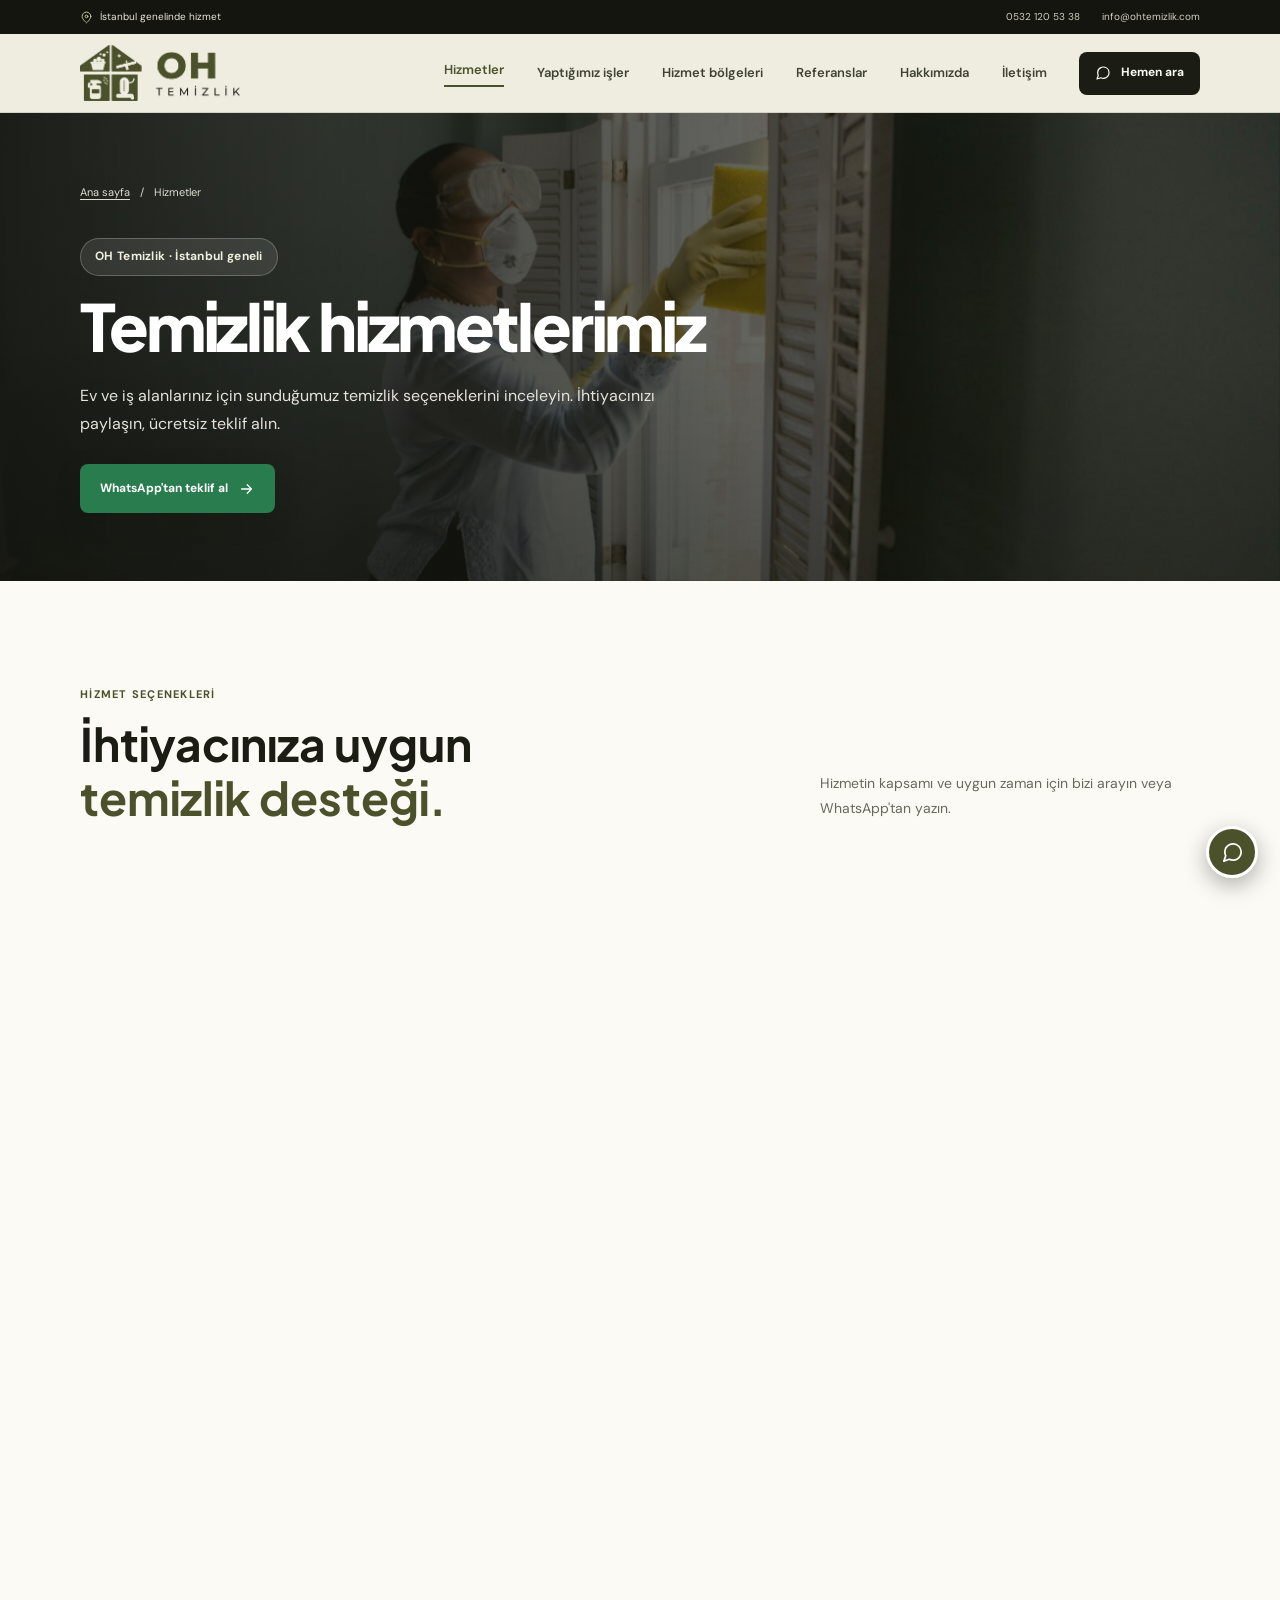
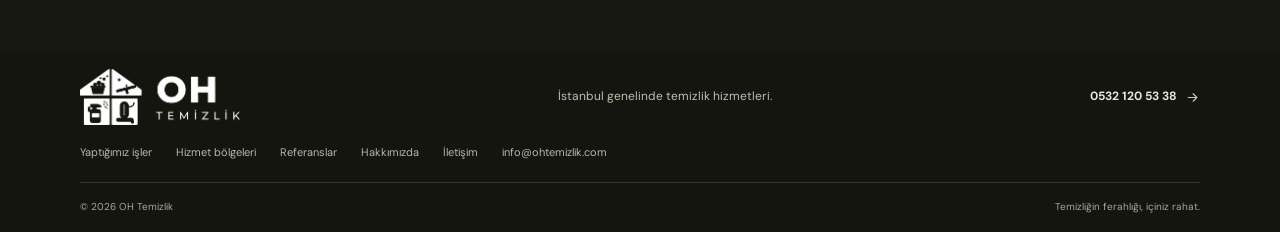
<file: hizmetler.html>
<!doctype html>
<html lang="tr">
<head>
  <meta charset="utf-8">
  <meta name="viewport" content="width=device-width, initial-scale=1">
  <meta name="description" content="OH Temizlik'in İstanbul genelinde sunduğu ev, villa, apartman, ofis, mağaza, kafe, klinik, inşaat sonrası ve proje temizlik hizmetlerini inceleyin.">
  <meta name="theme-color" content="#eeecdf">
  <title>Temizlik Hizmetleri | OH Temizlik İstanbul</title>
  <link rel="canonical" href="https://ohtemizlik.com/hizmetler.html">
  <link rel="icon" href="assets/favicon-32.png" sizes="32x32" type="image/png">
  <link rel="apple-touch-icon" href="assets/apple-touch-icon.png">
  <meta property="og:type" content="website">
  <meta property="og:locale" content="tr_TR">
  <meta property="og:site_name" content="OH Temizlik">
  <meta property="og:title" content="Temizlik Hizmetleri | OH Temizlik İstanbul">
  <meta property="og:description" content="OH Temizlik'in İstanbul genelinde sunduğu ev, villa, apartman, ofis, mağaza, kafe, klinik, inşaat sonrası ve proje temizlik hizmetlerini inceleyin.">
  <meta property="og:url" content="https://ohtemizlik.com/hizmetler.html">
  <meta property="og:image" content="https://ohtemizlik.com/assets/og-image.jpg">
  <meta name="twitter:card" content="summary_large_image">
  <link rel="stylesheet" href="styles.css?v=2">
  <script src="script.js?v=2" defer></script>
</head>
<body>
  <svg class="icon-library" aria-hidden="true" xmlns="http://www.w3.org/2000/svg">
    <symbol id="icon-chat" viewBox="0 0 24 24"><path d="M21 11.5a8.4 8.4 0 0 1-.9 3.8 8.5 8.5 0 0 1-7.6 4.7 8.4 8.4 0 0 1-3.8-.9L3 21l1.9-5.7a8.4 8.4 0 0 1-.9-3.8 8.5 8.5 0 0 1 4.7-7.6 8.4 8.4 0 0 1 3.8-.9h.5a8.5 8.5 0 0 1 8 8v.5Z"/></symbol>
    <symbol id="icon-arrow" viewBox="0 0 24 24"><path d="M5 12h14m-6-6 6 6-6 6"/></symbol>
    <symbol id="icon-pin" viewBox="0 0 24 24"><path d="M20 10c0 5-8 12-8 12S4 15 4 10a8 8 0 1 1 16 0Z"/><circle cx="12" cy="10" r="2.5"/></symbol>
    <symbol id="icon-menu" viewBox="0 0 24 24"><path d="M4 7h16M4 12h16M4 17h16"/></symbol>
    <symbol id="icon-close" viewBox="0 0 24 24"><path d="m6 6 12 12M18 6 6 18"/></symbol>
    <symbol id="icon-home" viewBox="0 0 24 24"><path d="m3 10 9-7 9 7v10a1 1 0 0 1-1 1h-6v-7h-4v7H4a1 1 0 0 1-1-1V10Z"/></symbol>
    <symbol id="icon-building" viewBox="0 0 24 24"><path d="M4 21V4a1 1 0 0 1 1-1h10a1 1 0 0 1 1 1v17M2 21h20M8 7h1m4 0h1M8 11h1m4 0h1M8 15h1m4 0h1m-4 6v-3h4v3"/></symbol>
    <symbol id="icon-brush" viewBox="0 0 24 24"><path d="m14 6 4 4M3 21c3.5 0 6-1.5 6-5l8.7-8.7a2.1 2.1 0 0 0-3-3L6 13c-3.5 0-5 2.5-5 6v2h2Z"/></symbol>
    <symbol id="icon-window" viewBox="0 0 24 24"><rect x="3" y="3" width="18" height="18" rx="1"/><path d="M12 3v18M3 12h18"/></symbol>
    <symbol id="icon-floor" viewBox="0 0 24 24"><path d="M3 4h18M5 4v16m14-16v16M3 20h18M5 9h14m-14 6h14m-9-6v6m5-6v6"/></symbol>
    <symbol id="icon-sofa" viewBox="0 0 24 24"><path d="M5 12V8a2 2 0 0 1 2-2h10a2 2 0 0 1 2 2v4M3 11a2 2 0 0 1 2 2v5h14v-5a2 2 0 1 1 2 0v7H3v-7a2 2 0 0 1 2-2Zm2 7v3m14-3v3M5 15h14"/></symbol>
  </svg>
  <div class="topbar"><div class="container topbar-inner"><span><svg class="icon"><use href="#icon-pin"></use></svg> İstanbul genelinde hizmet</span><div class="topbar-contact"><a href="tel:+905321205338">0532 120 53 38</a><a href="mailto:info@ohtemizlik.com">info@ohtemizlik.com</a></div></div></div>
  <header class="site-header"><div class="container header-inner">
    <a class="brand" href="index.html" aria-label="OH Temizlik ana sayfa"><img class="brand-logo" src="assets/oh-temizlik-logo.png" alt="OH Temizlik" width="1301" height="452"></a>
    <button class="menu-toggle" type="button" aria-label="Menüyü aç" aria-expanded="false" aria-controls="primary-nav"><svg class="icon menu-open"><use href="#icon-menu"></use></svg><svg class="icon menu-close"><use href="#icon-close"></use></svg></button>
    <nav class="primary-nav" id="primary-nav" aria-label="Ana menü"><a href="hizmetler.html" aria-current="page">Hizmetler</a><a href="yaptigimiz-isler.html">Yaptığımız işler</a><a href="hizmet-bolgeleri.html">Hizmet bölgeleri</a><a href="referanslar.html">Referanslar</a><a href="hakkimizda.html">Hakkımızda</a><a href="iletisim.html">İletişim</a></nav>
    <a class="button button-dark header-cta" href="tel:+905321205338"><svg class="icon"><use href="#icon-chat"></use></svg> Hemen ara</a>
  </div></header>
  <main id="icerik">
    <section class="subpage-hero" style="--page-image: url('assets/cleaning-team.jpg')"><div class="container subpage-hero-content"><nav class="breadcrumbs" aria-label="Sayfa yolu"><a href="index.html">Ana sayfa</a><span>/</span><span>Hizmetler</span></nav><p class="hero-kicker reveal-target">OH Temizlik · İstanbul geneli</p><h1 class="reveal-target">Temizlik hizmetlerimiz</h1><p class="reveal-target">Ev ve iş alanlarınız için sunduğumuz temizlik seçeneklerini inceleyin. İhtiyacınızı paylaşın, ücretsiz teklif alın.</p><a class="button button-whatsapp reveal-target" href="https://wa.me/905321205338?text=Merhaba%2C%20temizlik%20hizmetleriniz%20i%C3%A7in%20teklif%20almak%20istiyorum." target="_blank" rel="noopener noreferrer">WhatsApp'tan teklif al <svg class="icon"><use href="#icon-arrow"></use></svg></a></div></section>
    <section class="section service-details"><div class="container"><div class="section-heading reveal-target"><div><p class="eyebrow">Hizmet seçenekleri</p><h2>İhtiyacınıza uygun<br><span>temizlik desteği.</span></h2></div><p>Hizmetin kapsamı ve uygun zaman için bizi arayın veya WhatsApp'tan yazın.</p></div>
      <div class="service-detail-grid">
        <article class="service-detail-card reveal-target" id="genel-temizlik"><div class="detail-image"><img src="assets/cleaning-team.jpg" alt="Pencere temizliği yapan temizlik görevlisi" width="1200" height="800" loading="lazy"></div><div class="detail-copy"><span class="portfolio-category">Genel temizlik</span><h2>Genel temizlik</h2><p>Temizlik yapılacak alanın özelliklerine ve ihtiyacınıza göre planlanan hizmet.</p><a class="text-link" href="https://wa.me/905321205338?text=Merhaba%2C%20genel%20temizlik%20hizmeti%20i%C3%A7in%20teklif%20almak%20istiyorum." target="_blank" rel="noopener noreferrer">Bu hizmet için teklif alın <svg class="icon"><use href="#icon-arrow"></use></svg></a></div></article>
        <article class="service-detail-card reveal-target" id="insaat-sonrasi"><div class="detail-image"><video controls playsinline muted preload="metadata" poster="assets/cleaner-detail.jpg" aria-label="İnşaat sonrası temizlik çalışmasından video"><source src="assets/post-construction-cleaning.mp4" type="video/mp4"><a href="assets/post-construction-cleaning.mp4">Videoyu açın</a></video></div><div class="detail-copy"><span class="portfolio-category">Yeni ve yenilenen mekânlar</span><h2>İnşaat sonrası temizlik</h2><p>Tadilat veya inşaat sonrasında alanın temizlenmesine yönelik hizmet.</p><a class="text-link" href="https://wa.me/905321205338?text=Merhaba%2C%20in%C5%9Faat%20sonras%C4%B1%20temizlik%20i%C3%A7in%20teklif%20almak%20istiyorum." target="_blank" rel="noopener noreferrer">Bu hizmet için teklif alın <svg class="icon"><use href="#icon-arrow"></use></svg></a></div></article>
        <article class="service-detail-card reveal-target" id="apartman-temizligi"><div class="detail-image"><img src="assets/cleaner-detail.jpg" alt="Bina girişinde zemin temizliği yapan görevli" width="1200" height="800" loading="lazy"></div><div class="detail-copy"><span class="portfolio-category">Ortak kullanım alanları</span><h2>Apartman temizliği</h2><p>Bina girişi ve ortak kullanım alanları için temizlik desteği.</p><a class="text-link" href="https://wa.me/905321205338?text=Merhaba%2C%20apartman%20temizli%C4%9Fi%20i%C3%A7in%20teklif%20almak%20istiyorum." target="_blank" rel="noopener noreferrer">Bu hizmet için teklif alın <svg class="icon"><use href="#icon-arrow"></use></svg></a></div></article>
        <article class="service-detail-card reveal-target" id="ev-temizligi"><div class="detail-image"><img src="assets/upholstery-sofa.jpg" alt="Temiz ve düzenli bir oturma alanı" width="1200" height="800" loading="lazy"></div><div class="detail-copy"><span class="portfolio-category">Yaşam alanları</span><h2>Ev temizliği</h2><p>Evinizin oda ve yüzey ihtiyaçlarına göre planlanan temizlik hizmeti.</p><a class="text-link" href="https://wa.me/905321205338?text=Merhaba%2C%20ev%20temizli%C4%9Fi%20i%C3%A7in%20teklif%20almak%20istiyorum." target="_blank" rel="noopener noreferrer">Bu hizmet için teklif alın <svg class="icon"><use href="#icon-arrow"></use></svg></a></div></article>
        <article class="service-detail-card reveal-target" id="kafe-cam-temizligi"><div class="detail-image"><img src="assets/cafe-restaurant-2.jpg" alt="Cam cepheli bir kafenin dış görünümü" width="1200" height="800" loading="lazy"></div><div class="detail-copy"><span class="portfolio-category">Ticari mekânlar</span><h2>Kafe cam temizliği</h2><p>Kafe vitrinleri ve cam yüzeyler için temizlik hizmeti.</p><a class="text-link" href="https://wa.me/905321205338?text=Merhaba%2C%20kafe%20cam%20temizli%C4%9Fi%20i%C3%A7in%20teklif%20almak%20istiyorum." target="_blank" rel="noopener noreferrer">Bu hizmet için teklif alın <svg class="icon"><use href="#icon-arrow"></use></svg></a></div></article>
        <article class="service-detail-card reveal-target" id="kafe-zemin-temizligi"><div class="detail-image"><img src="assets/cafe-interior-alt.jpg" alt="Kafe zemin temizliğini temsil eden iç mekân" width="1200" height="800" loading="lazy"></div><div class="detail-copy"><span class="portfolio-category">Ticari mekânlar</span><h2>Kafe zemin temizliği</h2><p>Kafe zeminlerinin kullanımına ve alanın ihtiyacına uygun temizlik.</p><a class="text-link" href="https://wa.me/905321205338?text=Merhaba%2C%20kafe%20zemin%20temizli%C4%9Fi%20i%C3%A7in%20teklif%20almak%20istiyorum." target="_blank" rel="noopener noreferrer">Bu hizmet için teklif alın <svg class="icon"><use href="#icon-arrow"></use></svg></a></div></article>
        <article class="service-detail-card reveal-target" id="villa-temizligi"><div class="detail-image"><img src="assets/bright-home.jpg" alt="Villa temizliğini temsil eden geniş ve aydınlık yaşam alanı" width="1200" height="800" loading="lazy"></div><div class="detail-copy"><span class="portfolio-category">Yaşam alanları</span><h2>Villa temizliği</h2><p>Villa ve geniş yaşam alanları için ihtiyaca göre planlanan temizlik.</p><a class="text-link" href="https://wa.me/905321205338?text=Merhaba%2C%20villa%20temizli%C4%9Fi%20i%C3%A7in%20teklif%20almak%20istiyorum." target="_blank" rel="noopener noreferrer">Bu hizmet için teklif alın <svg class="icon"><use href="#icon-arrow"></use></svg></a></div></article>
        <article class="service-detail-card reveal-target" id="ofis-temizligi"><div class="detail-image"><img src="assets/office-interior.jpg" alt="Ofis temizliğini temsil eden aydınlık iş alanı" width="1200" height="800" loading="lazy"></div><div class="detail-copy"><span class="portfolio-category">İşyerleri</span><h2>Ofis temizliği</h2><p>Ofis alanları için tek seferlik veya ihtiyaca göre planlanan temizlik.</p><a class="text-link" href="https://wa.me/905321205338?text=Merhaba%2C%20ofis%20temizli%C4%9Fi%20i%C3%A7in%20teklif%20almak%20istiyorum." target="_blank" rel="noopener noreferrer">Bu hizmet için teklif alın <svg class="icon"><use href="#icon-arrow"></use></svg></a></div></article>
        <article class="service-detail-card reveal-target" id="magaza-showroom-temizligi"><div class="detail-image"><img src="assets/store-showroom.jpg" alt="Mağaza ve showroom temizliğini temsil eden vitrinli mağaza alanı" width="1200" height="800" loading="lazy"></div><div class="detail-copy"><span class="portfolio-category">İşyerleri</span><h2>Mağaza ve showroom temizliği</h2><p>Mağaza, showroom ve vitrin alanları için temizlik hizmeti.</p><a class="text-link" href="https://wa.me/905321205338?text=Merhaba%2C%20ma%C4%9Faza%20ve%20showroom%20temizli%C4%9Fi%20i%C3%A7in%20teklif%20almak%20istiyorum." target="_blank" rel="noopener noreferrer">Bu hizmet için teklif alın <svg class="icon"><use href="#icon-arrow"></use></svg></a></div></article>
        <article class="service-detail-card reveal-target" id="kafe-restoran-temizligi"><div class="detail-image detail-image-pair"><img src="assets/cafe-restaurant-1.jpg" alt="Temizlik hizmeti verdiğimiz bir kafenin dış cephesi" width="1200" height="800" loading="lazy"><img src="assets/homepage-cafe.jpg" alt="Temizlik hizmeti verdiğimiz bir kafenin iç mekânı" width="1200" height="800" loading="lazy"></div><div class="detail-copy"><span class="portfolio-category">İşyerleri</span><h2>Kafe ve restoran genel temizliği</h2><p>Kafe ve restoranların kullanım alanları için temizlik desteği.</p><a class="text-link" href="https://wa.me/905321205338?text=Merhaba%2C%20kafe%20ve%20restoran%20genel%20temizli%C4%9Fi%20i%C3%A7in%20teklif%20almak%20istiyorum." target="_blank" rel="noopener noreferrer">Bu hizmet için teklif alın <svg class="icon"><use href="#icon-arrow"></use></svg></a></div></article>
        <article class="service-detail-card reveal-target" id="klinik-temizligi"><div class="detail-image"><img src="assets/cleaning-team.jpg" alt="Maske ve eldivenle temizlik yapan görevli" width="1200" height="800" loading="lazy"></div><div class="detail-copy"><span class="portfolio-category">İşyerleri</span><h2>Eczane ve klinik temizliği</h2><p>Eczane ve klinik alanlarının ihtiyaçlarına göre planlanan temizlik.</p><a class="text-link" href="https://wa.me/905321205338?text=Merhaba%2C%20eczane%20ve%20klinik%20temizli%C4%9Fi%20i%C3%A7in%20teklif%20almak%20istiyorum." target="_blank" rel="noopener noreferrer">Bu hizmet için teklif alın <svg class="icon"><use href="#icon-arrow"></use></svg></a></div></article>
        <article class="service-detail-card reveal-target" id="makineli-zemin-yikama"><div class="detail-image"><img src="assets/cleaner-detail.jpg" alt="Zemin temizliği hizmetini temsil eden iç mekân" width="1200" height="800" loading="lazy"></div><div class="detail-copy"><span class="portfolio-category">Geniş alanlar</span><h2>Makineli zemin yıkama</h2><p>Geniş zemin alanları için mekânın özelliklerine uygun temizlik desteği.</p><a class="text-link" href="https://wa.me/905321205338?text=Merhaba%2C%20makineli%20zemin%20y%C4%B1kama%20hizmeti%20i%C3%A7in%20teklif%20almak%20istiyorum." target="_blank" rel="noopener noreferrer">Bu hizmet için teklif alın <svg class="icon"><use href="#icon-arrow"></use></svg></a></div></article>
        <article class="service-detail-card reveal-target" id="santiye-temizligi"><div class="detail-image"><img src="assets/cleaner-detail.jpg" alt="Şantiye sonrası temizlik alanını temsil eden iç mekân" width="1200" height="800" loading="lazy"></div><div class="detail-copy"><span class="portfolio-category">Proje işleri</span><h2>Şantiye temizliği</h2><p>Şantiye alanlarının ihtiyaç ve proje kapsamına göre temizlenmesi.</p><a class="text-link" href="https://wa.me/905321205338?text=Merhaba%2C%20%C5%9Fantiye%20temizli%C4%9Fi%20i%C3%A7in%20teklif%20almak%20istiyorum." target="_blank" rel="noopener noreferrer">Bu hizmet için teklif alın <svg class="icon"><use href="#icon-arrow"></use></svg></a></div></article>
        <article class="service-detail-card reveal-target" id="fuar-stand-temizligi"><div class="detail-image"><img src="assets/store-showroom.jpg" alt="Vitrinli stantların bulunduğu aydınlık ticari alan" width="1200" height="800" loading="lazy"></div><div class="detail-copy"><span class="portfolio-category">Etkinlik alanları</span><h2>Fuar alanı ve stant temizliği</h2><p>Fuar alanları ve stantlar için etkinlik takvimine göre temizlik hizmeti.</p><a class="text-link" href="https://wa.me/905321205338?text=Merhaba%2C%20fuar%20alan%C4%B1%20ve%20stant%20temizli%C4%9Fi%20i%C3%A7in%20teklif%20almak%20istiyorum." target="_blank" rel="noopener noreferrer">Bu hizmet için teklif alın <svg class="icon"><use href="#icon-arrow"></use></svg></a></div></article>
        <article class="service-detail-card reveal-target" id="yat-tekne-temizligi"><div class="detail-image"><img src="assets/yacht-cleaning.jpg" alt="Yat ve tekne temizliğini temsil eden yat fotoğrafı" width="1200" height="800" loading="lazy"></div><div class="detail-copy"><span class="portfolio-category">Ulaşım araçları</span><h2>Yat ve tekne temizliği</h2><p>Yat ve teknelerin kullanım alanları için ihtiyaçlara göre planlanan temizlik.</p><a class="text-link" href="https://wa.me/905321205338?text=Merhaba%2C%20yat%20ve%20tekne%20temizli%C4%9Fi%20i%C3%A7in%20teklif%20almak%20istiyorum." target="_blank" rel="noopener noreferrer">Bu hizmet için teklif alın <svg class="icon"><use href="#icon-arrow"></use></svg></a></div></article>
        <article class="service-detail-card reveal-target" id="konteyner-temizligi"><div class="detail-image"><img src="assets/cleaner-detail.jpg" alt="Zemin temizliği yapan görevli" width="1200" height="800" loading="lazy"></div><div class="detail-copy"><span class="portfolio-category">Proje işleri</span><h2>Konteyner temizliği</h2><p>Ofis, yaşam ve şantiye konteynerleri için temizlik hizmeti.</p><a class="text-link" href="https://wa.me/905321205338?text=Merhaba%2C%20konteyner%20temizli%C4%9Fi%20i%C3%A7in%20teklif%20almak%20istiyorum." target="_blank" rel="noopener noreferrer">Bu hizmet için teklif alın <svg class="icon"><use href="#icon-arrow"></use></svg></a></div></article>
      </div>
    </div></section>
    <section class="home-cta"><div class="container home-cta-inner reveal-target"><div><p class="eyebrow">Ücretsiz teklif</p><h2>Hangi hizmete ihtiyacınız var?</h2></div><div class="home-cta-actions"><a class="button button-whatsapp" href="https://wa.me/905321205338?text=Merhaba%2C%20temizlik%20hizmeti%20i%C3%A7in%20teklif%20almak%20istiyorum." target="_blank" rel="noopener noreferrer">WhatsApp'tan yazın <svg class="icon"><use href="#icon-arrow"></use></svg></a><a class="button button-light" href="tel:+905321205338">0532 120 53 38</a></div></div></section>
  </main>
  <footer class="site-footer"><div class="container footer-main"><a class="brand footer-brand" href="index.html" aria-label="OH Temizlik ana sayfa"><img class="brand-logo" src="assets/oh-temizlik-logo.png" alt="OH Temizlik" width="1301" height="452"></a><p>İstanbul genelinde temizlik hizmetleri.</p><a class="footer-phone" href="tel:+905321205338">0532 120 53 38 <svg class="icon"><use href="#icon-arrow"></use></svg></a></div><div class="container footer-links"><a href="yaptigimiz-isler.html">Yaptığımız işler</a><a href="hizmet-bolgeleri.html">Hizmet bölgeleri</a><a href="referanslar.html">Referanslar</a><a href="hakkimizda.html">Hakkımızda</a><a href="iletisim.html">İletişim</a><a href="mailto:info@ohtemizlik.com">info@ohtemizlik.com</a></div><div class="container footer-bottom"><span>© <span id="year"></span> OH Temizlik</span><span>Temizliğin ferahlığı, içiniz rahat.</span></div></footer>
  <a class="floating-whatsapp" href="https://wa.me/905321205338?text=Merhaba%2C%20temizlik%20hizmetleriniz%20hakk%C4%B1nda%20bilgi%20almak%20istiyorum." target="_blank" rel="noopener noreferrer" aria-label="WhatsApp üzerinden bize ulaşın"><svg class="icon"><use href="#icon-chat"></use></svg></a>
  <nav class="mobile-quickbar" aria-label="Hızlı iletişim"><a href="tel:+905321205338"><svg class="icon"><use href="#icon-chat"></use></svg><span>Hemen ara</span></a><a href="https://wa.me/905321205338?text=Merhaba%2C%20temizlik%20hizmeti%20i%C3%A7in%20teklif%20almak%20istiyorum." target="_blank" rel="noopener noreferrer"><svg class="icon"><use href="#icon-chat"></use></svg><span>WhatsApp teklif al</span></a></nav>
</body>
</html>
</file>
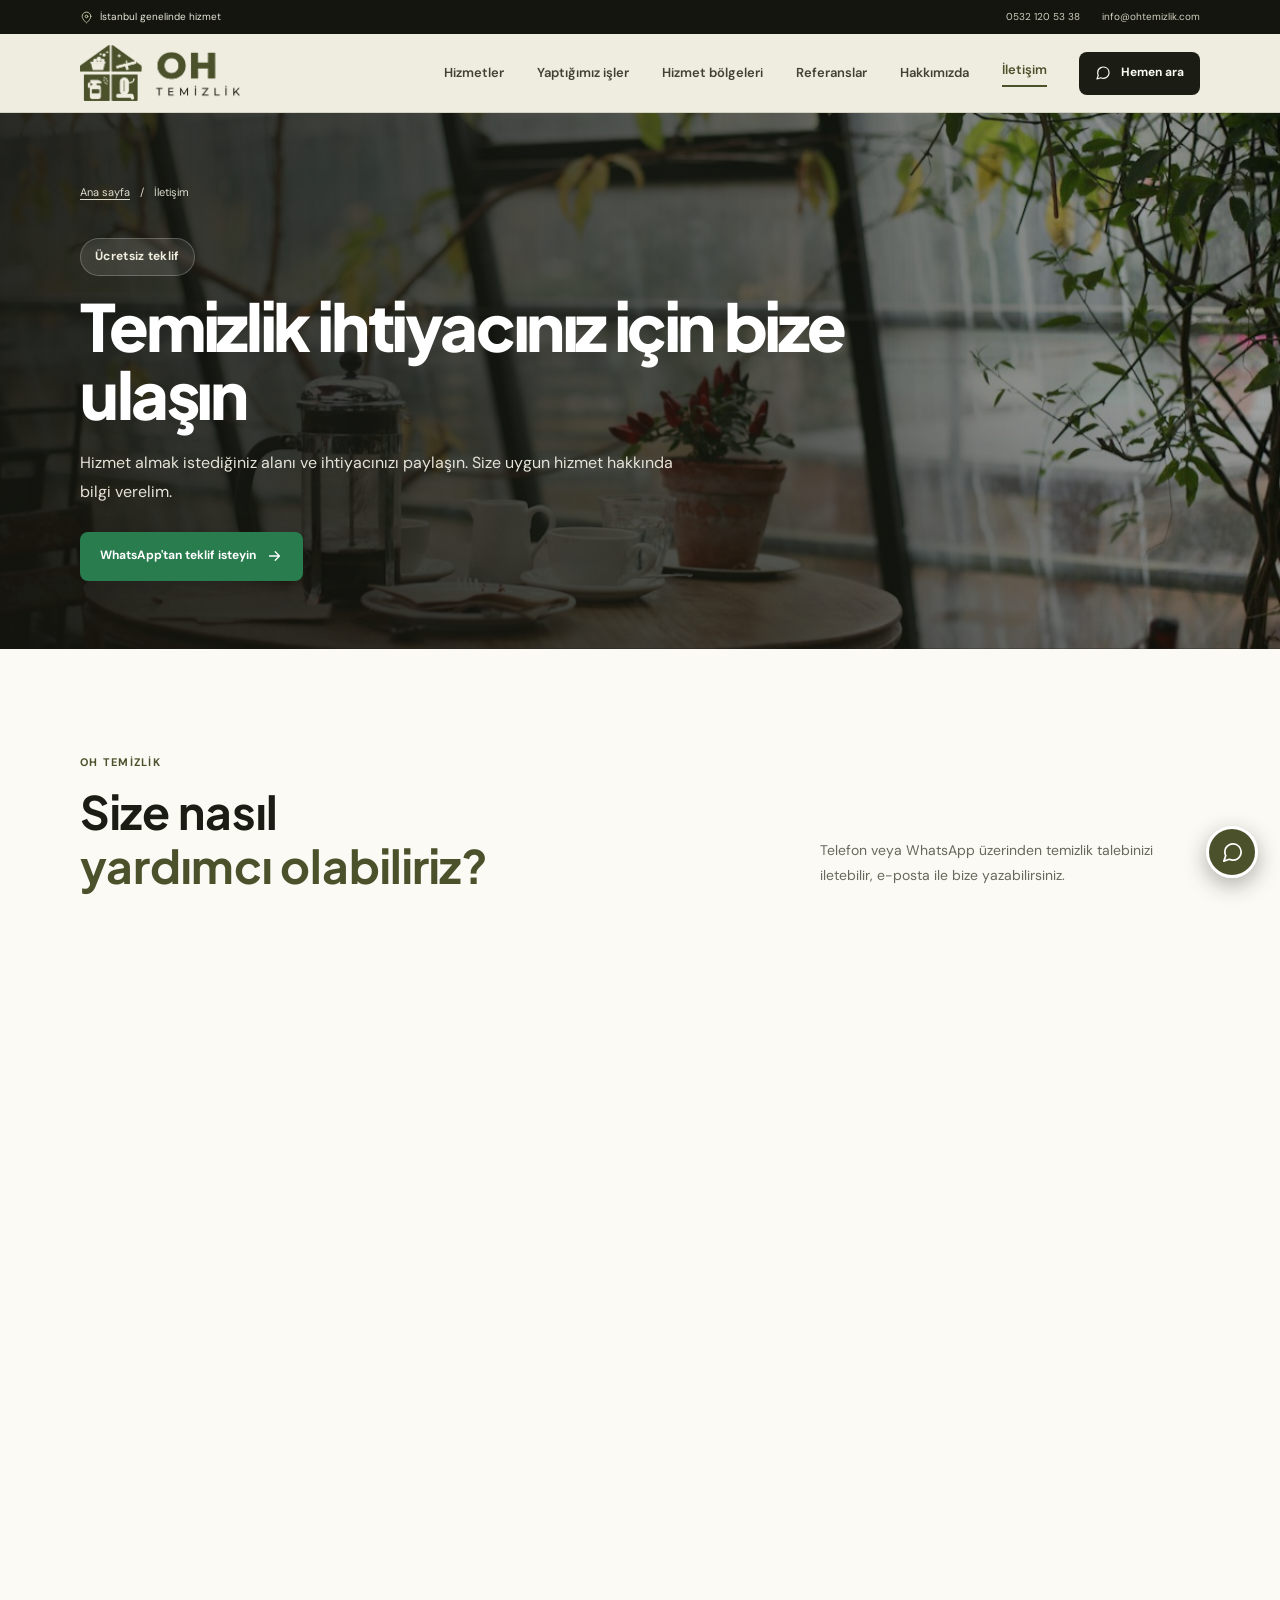
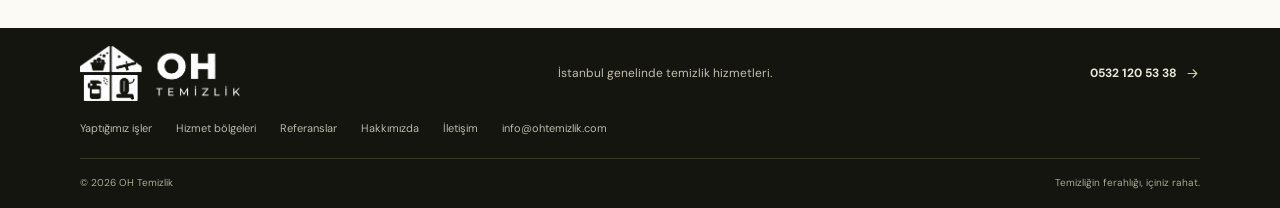
<file: iletisim.html>
<!doctype html>
<html lang="tr">
<head>
  <meta charset="utf-8">
  <meta name="viewport" content="width=device-width, initial-scale=1">
  <meta name="description" content="OH Temizlik'e telefon, e-posta veya WhatsApp üzerinden ulaşın. İstanbul genelindeki temizlik hizmetleri için ücretsiz teklif isteyin.">
  <meta name="theme-color" content="#eeecdf">
  <title>İletişim ve Ücretsiz Teklif | OH Temizlik</title>
  <link rel="canonical" href="https://ohtemizlik.com/iletisim.html">
  <link rel="icon" href="assets/favicon-32.png" sizes="32x32" type="image/png">
  <link rel="apple-touch-icon" href="assets/apple-touch-icon.png">
  <meta property="og:type" content="website">
  <meta property="og:locale" content="tr_TR">
  <meta property="og:site_name" content="OH Temizlik">
  <meta property="og:title" content="İletişim ve Ücretsiz Teklif | OH Temizlik">
  <meta property="og:description" content="OH Temizlik'e telefon, e-posta veya WhatsApp üzerinden ulaşın. İstanbul genelindeki temizlik hizmetleri için ücretsiz teklif isteyin.">
  <meta property="og:url" content="https://ohtemizlik.com/iletisim.html">
  <meta property="og:image" content="https://ohtemizlik.com/assets/og-image.jpg">
  <meta name="twitter:card" content="summary_large_image">
  <link rel="stylesheet" href="styles.css?v=2">
  <script src="script.js?v=2" defer></script>
</head>
<body>
  <svg class="icon-library" aria-hidden="true" xmlns="http://www.w3.org/2000/svg"><symbol id="icon-chat" viewBox="0 0 24 24"><path d="M21 11.5a8.4 8.4 0 0 1-.9 3.8 8.5 8.5 0 0 1-7.6 4.7 8.4 8.4 0 0 1-3.8-.9L3 21l1.9-5.7a8.4 8.4 0 0 1-.9-3.8 8.5 8.5 0 0 1 4.7-7.6 8.4 8.4 0 0 1 3.8-.9h.5a8.5 8.5 0 0 1 8 8v.5Z"/></symbol><symbol id="icon-arrow" viewBox="0 0 24 24"><path d="M5 12h14m-6-6 6 6-6 6"/></symbol><symbol id="icon-pin" viewBox="0 0 24 24"><path d="M20 10c0 5-8 12-8 12S4 15 4 10a8 8 0 1 1 16 0Z"/><circle cx="12" cy="10" r="2.5"/></symbol><symbol id="icon-menu" viewBox="0 0 24 24"><path d="M4 7h16M4 12h16M4 17h16"/></symbol><symbol id="icon-close" viewBox="0 0 24 24"><path d="m6 6 12 12M18 6 6 18"/></symbol></svg>
  <div class="topbar"><div class="container topbar-inner"><span><svg class="icon"><use href="#icon-pin"></use></svg> İstanbul genelinde hizmet</span><div class="topbar-contact"><a href="tel:+905321205338">0532 120 53 38</a><a href="mailto:info@ohtemizlik.com">info@ohtemizlik.com</a></div></div></div>
  <header class="site-header"><div class="container header-inner">
    <a class="brand" href="index.html" aria-label="OH Temizlik ana sayfa"><img class="brand-logo" src="assets/oh-temizlik-logo.png" alt="OH Temizlik" width="1301" height="452"></a>
    <button class="menu-toggle" type="button" aria-label="Menüyü aç" aria-expanded="false" aria-controls="primary-nav"><svg class="icon menu-open"><use href="#icon-menu"></use></svg><svg class="icon menu-close"><use href="#icon-close"></use></svg></button>
    <nav class="primary-nav" id="primary-nav" aria-label="Ana menü"><a href="hizmetler.html">Hizmetler</a><a href="yaptigimiz-isler.html">Yaptığımız işler</a><a href="hizmet-bolgeleri.html">Hizmet bölgeleri</a><a href="referanslar.html">Referanslar</a><a href="hakkimizda.html">Hakkımızda</a><a href="iletisim.html" aria-current="page">İletişim</a></nav>
    <a class="button button-dark header-cta" href="tel:+905321205338"><svg class="icon"><use href="#icon-chat"></use></svg> Hemen ara</a>
  </div></header>
  <main id="icerik">
    <section class="subpage-hero" style="--page-image: url('assets/cafe-interior-alt.jpg')"><div class="container subpage-hero-content"><nav class="breadcrumbs" aria-label="Sayfa yolu"><a href="index.html">Ana sayfa</a><span>/</span><span>İletişim</span></nav><p class="hero-kicker reveal-target">Ücretsiz teklif</p><h1 class="reveal-target">Temizlik ihtiyacınız için bize ulaşın</h1><p class="reveal-target">Hizmet almak istediğiniz alanı ve ihtiyacınızı paylaşın. Size uygun hizmet hakkında bilgi verelim.</p><a class="button button-whatsapp reveal-target" href="https://wa.me/905321205338?text=Merhaba%2C%20temizlik%20hizmeti%20i%C3%A7in%20teklif%20almak%20istiyorum." target="_blank" rel="noopener noreferrer">WhatsApp'tan teklif isteyin <svg class="icon"><use href="#icon-arrow"></use></svg></a></div></section>
    <section class="section contact-page"><div class="container"><div class="section-heading reveal-target"><div><p class="eyebrow">OH Temizlik</p><h2>Size nasıl<br><span>yardımcı olabiliriz?</span></h2></div><p>Telefon veya WhatsApp üzerinden temizlik talebinizi iletebilir, e-posta ile bize yazabilirsiniz.</p></div>
      <div class="contact-method-grid">
        <a class="contact-method reveal-target" href="tel:+905321205338"><span class="contact-method-icon"><svg class="icon"><use href="#icon-chat"></use></svg></span><span class="portfolio-category">Telefon</span><strong>0532 120 53 38</strong><small>Aramak için dokunun</small><svg class="icon contact-method-arrow"><use href="#icon-arrow"></use></svg></a>
        <a class="contact-method reveal-target" href="https://wa.me/905321205338?text=Merhaba%2C%20temizlik%20hizmeti%20i%C3%A7in%20teklif%20almak%20istiyorum." target="_blank" rel="noopener noreferrer"><span class="contact-method-icon"><svg class="icon"><use href="#icon-chat"></use></svg></span><span class="portfolio-category">WhatsApp</span><strong>Ücretsiz teklif alın</strong><small>Mesaj göndermek için dokunun</small><svg class="icon contact-method-arrow"><use href="#icon-arrow"></use></svg></a>
        <a class="contact-method reveal-target" href="mailto:info@ohtemizlik.com"><span class="contact-method-icon"><svg class="icon"><use href="#icon-chat"></use></svg></span><span class="portfolio-category">E-posta</span><strong>info@ohtemizlik.com</strong><small>E-posta göndermek için dokunun</small><svg class="icon contact-method-arrow"><use href="#icon-arrow"></use></svg></a>
      </div>
    </div></section>
    <section class="section contact-steps"><div class="container contact-step-panel reveal-target"><div><p class="eyebrow">Teklif için</p><h2>İhtiyacınızı birkaç<br><span>adımda paylaşın.</span></h2></div><ol><li>İstediğiniz temizlik hizmetini belirtin.</li><li>İlçenizi ve alan hakkında kısa bilgiyi paylaşın.</li><li>Size uygun hizmet ve teklif için iletişimde kalalım.</li></ol><a class="button button-primary" href="https://wa.me/905321205338?text=Merhaba%2C%20temizlik%20hizmeti%20i%C3%A7in%20teklif%20almak%20istiyorum." target="_blank" rel="noopener noreferrer">WhatsApp'tan başlayın <svg class="icon"><use href="#icon-arrow"></use></svg></a></div></section>
  </main>
  <footer class="site-footer"><div class="container footer-main"><a class="brand footer-brand" href="index.html" aria-label="OH Temizlik ana sayfa"><img class="brand-logo" src="assets/oh-temizlik-logo.png" alt="OH Temizlik" width="1301" height="452"></a><p>İstanbul genelinde temizlik hizmetleri.</p><a class="footer-phone" href="tel:+905321205338">0532 120 53 38 <svg class="icon"><use href="#icon-arrow"></use></svg></a></div><div class="container footer-links"><a href="yaptigimiz-isler.html">Yaptığımız işler</a><a href="hizmet-bolgeleri.html">Hizmet bölgeleri</a><a href="referanslar.html">Referanslar</a><a href="hakkimizda.html">Hakkımızda</a><a href="iletisim.html">İletişim</a><a href="mailto:info@ohtemizlik.com">info@ohtemizlik.com</a></div><div class="container footer-bottom"><span>© <span id="year"></span> OH Temizlik</span><span>Temizliğin ferahlığı, içiniz rahat.</span></div></footer>
  <a class="floating-whatsapp" href="https://wa.me/905321205338?text=Merhaba%2C%20temizlik%20hizmetleriniz%20hakk%C4%B1nda%20bilgi%20almak%20istiyorum." target="_blank" rel="noopener noreferrer" aria-label="WhatsApp üzerinden bize ulaşın"><svg class="icon"><use href="#icon-chat"></use></svg></a>
  <nav class="mobile-quickbar" aria-label="Hızlı iletişim"><a href="tel:+905321205338"><svg class="icon"><use href="#icon-chat"></use></svg><span>Hemen ara</span></a><a href="https://wa.me/905321205338?text=Merhaba%2C%20temizlik%20hizmeti%20i%C3%A7in%20teklif%20almak%20istiyorum." target="_blank" rel="noopener noreferrer"><svg class="icon"><use href="#icon-chat"></use></svg><span>WhatsApp teklif al</span></a></nav>
</body>
</html>
</file>
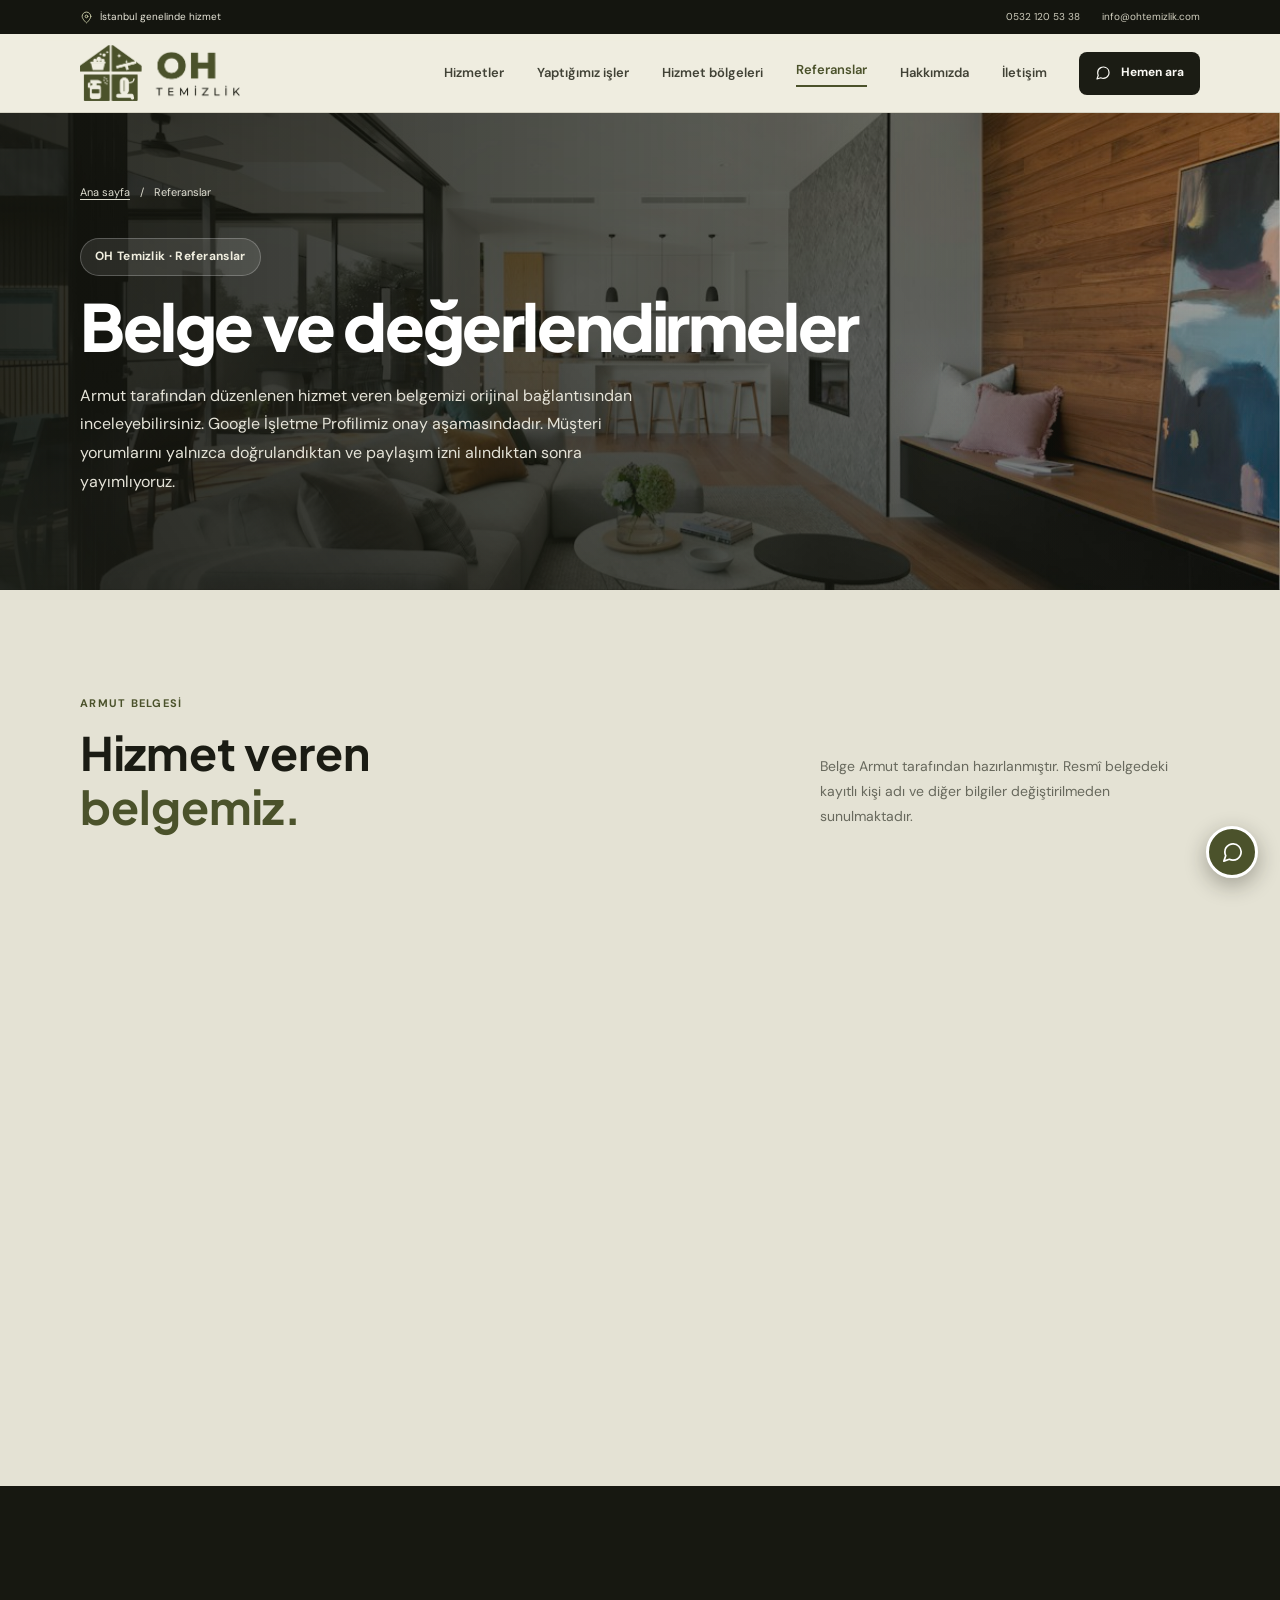
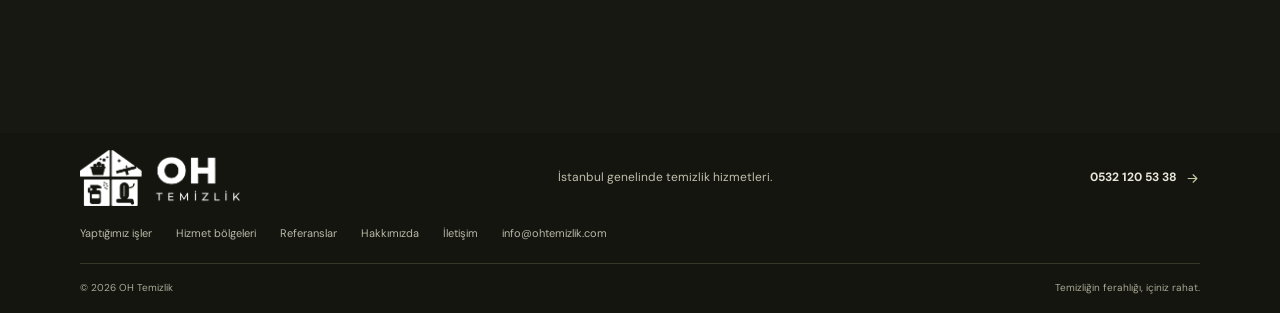
<file: referanslar.html>
<!doctype html>
<html lang="tr">
<head>
  <meta charset="utf-8">
  <meta name="viewport" content="width=device-width, initial-scale=1">
  <meta name="description" content="OH Temizlik'in Armut hizmet veren belgesini ve referans bilgilerini inceleyin.">
  <meta name="theme-color" content="#eeecdf">
  <title>Referanslar | OH Temizlik İstanbul</title>
  <link rel="canonical" href="https://ohtemizlik.com/referanslar.html">
  <link rel="icon" href="assets/favicon-32.png" sizes="32x32" type="image/png">
  <link rel="apple-touch-icon" href="assets/apple-touch-icon.png">
  <meta property="og:type" content="website">
  <meta property="og:locale" content="tr_TR">
  <meta property="og:site_name" content="OH Temizlik">
  <meta property="og:title" content="Referanslar | OH Temizlik İstanbul">
  <meta property="og:description" content="OH Temizlik'in Armut hizmet veren belgesini ve referans bilgilerini inceleyin.">
  <meta property="og:url" content="https://ohtemizlik.com/referanslar.html">
  <meta property="og:image" content="https://ohtemizlik.com/assets/og-image.jpg">
  <meta name="twitter:card" content="summary_large_image">
  <link rel="stylesheet" href="styles.css?v=2">
  <script src="script.js?v=2" defer></script>
</head>
<body>
  <svg class="icon-library" aria-hidden="true" xmlns="http://www.w3.org/2000/svg"><symbol id="icon-chat" viewBox="0 0 24 24"><path d="M21 11.5a8.4 8.4 0 0 1-.9 3.8 8.5 8.5 0 0 1-7.6 4.7 8.4 8.4 0 0 1-3.8-.9L3 21l1.9-5.7a8.4 8.4 0 0 1-.9-3.8 8.5 8.5 0 0 1 4.7-7.6 8.4 8.4 0 0 1 3.8-.9h.5a8.5 8.5 0 0 1 8 8v.5Z"/></symbol><symbol id="icon-arrow" viewBox="0 0 24 24"><path d="M5 12h14m-6-6 6 6-6 6"/></symbol><symbol id="icon-pin" viewBox="0 0 24 24"><path d="M20 10c0 5-8 12-8 12S4 15 4 10a8 8 0 1 1 16 0Z"/><circle cx="12" cy="10" r="2.5"/></symbol><symbol id="icon-menu" viewBox="0 0 24 24"><path d="M4 7h16M4 12h16M4 17h16"/></symbol><symbol id="icon-close" viewBox="0 0 24 24"><path d="m6 6 12 12M18 6 6 18"/></symbol><symbol id="icon-star" viewBox="0 0 24 24"><path d="m12 3 2.8 5.7 6.2.9-4.5 4.4 1.1 6.2-5.6-3-5.6 3 1.1-6.2L3 9.6l6.2-.9L12 3Z"/></symbol></svg>
  <div class="topbar"><div class="container topbar-inner"><span><svg class="icon"><use href="#icon-pin"></use></svg> İstanbul genelinde hizmet</span><div class="topbar-contact"><a href="tel:+905321205338">0532 120 53 38</a><a href="mailto:info@ohtemizlik.com">info@ohtemizlik.com</a></div></div></div>
  <header class="site-header"><div class="container header-inner">
    <a class="brand" href="index.html" aria-label="OH Temizlik ana sayfa"><img class="brand-logo" src="assets/oh-temizlik-logo.png" alt="OH Temizlik" width="1301" height="452"></a>
    <button class="menu-toggle" type="button" aria-label="Menüyü aç" aria-expanded="false" aria-controls="primary-nav"><svg class="icon menu-open"><use href="#icon-menu"></use></svg><svg class="icon menu-close"><use href="#icon-close"></use></svg></button>
    <nav class="primary-nav" id="primary-nav" aria-label="Ana menü"><a href="hizmetler.html">Hizmetler</a><a href="yaptigimiz-isler.html">Yaptığımız işler</a><a href="hizmet-bolgeleri.html">Hizmet bölgeleri</a><a href="referanslar.html" aria-current="page">Referanslar</a><a href="hakkimizda.html">Hakkımızda</a><a href="iletisim.html">İletişim</a></nav>
    <a class="button button-dark header-cta" href="tel:+905321205338"><svg class="icon"><use href="#icon-chat"></use></svg> Hemen ara</a>
  </div></header>
  <main id="icerik">
    <section class="subpage-hero" style="--page-image: url('assets/bright-home.jpg')"><div class="container subpage-hero-content"><nav class="breadcrumbs" aria-label="Sayfa yolu"><a href="index.html">Ana sayfa</a><span>/</span><span>Referanslar</span></nav><p class="hero-kicker reveal-target">OH Temizlik · Referanslar</p><h1 class="reveal-target">Belge ve değerlendirmeler</h1><p class="reveal-target">Armut tarafından düzenlenen hizmet veren belgemizi orijinal bağlantısından inceleyebilirsiniz. Google İşletme Profilimiz onay aşamasındadır. Müşteri yorumlarını yalnızca doğrulandıktan ve paylaşım izni alındıktan sonra yayımlıyoruz.</p></div></section>
    <section class="section references-page"><div class="container"><div class="section-heading reveal-target"><div><p class="eyebrow">Armut belgesi</p><h2>Hizmet veren<br><span>belgemiz.</span></h2></div><p>Belge Armut tarafından hazırlanmıştır. Resmî belgedeki kayıtlı kişi adı ve diğer bilgiler değiştirilmeden sunulmaktadır.</p></div>
      <div class="certificate-card reveal-target"><div class="certificate-card-mark">A</div><div class="certificate-card-copy"><span class="portfolio-category">Armut · 2026</span><h2>Hizmet Veren Belgesi</h2><p>Armut tarafından hazırlanan orijinal belgeyi yeni sekmede görüntüleyebilirsiniz. Belgede yer alan ad, platformdaki kayıtlı hizmet veren bilgisidir.</p><a class="button button-primary" href="https://s3.eu-central-1.amazonaws.com/prokit-materials/live/50714e292cb1916131ade2221dec7c2d.pdf" target="_blank" rel="noopener noreferrer">Belgeyi görüntüle <svg class="icon"><use href="#icon-arrow"></use></svg></a></div></div>
      <div class="review-note reveal-target"><div class="review-note-mark"><svg class="icon"><use href="#icon-star"></use></svg></div><div><h2>Müşteri yorumları</h2><p>Gerçek müşteri değerlendirmeleri, müşterilerimizin paylaşım izni alındıktan sonra bu alana eklenecektir.</p></div></div>
      <div class="review-note review-note-pending reveal-target"><div class="review-note-mark"><svg class="icon"><use href="#icon-pin"></use></svg></div><div><h2>Google Haritalar · Onay bekliyor</h2><p>Google İşletme Profilimiz şu anda onay sürecinde. Onay tamamlandığında profil bağlantısı, konum bilgileri ve doğrulanmış değerlendirmeler burada paylaşılacaktır.</p></div></div>
    </div></section>
    <section class="home-cta"><div class="container home-cta-inner reveal-target"><div><p class="eyebrow">OH Temizlik</p><h2>Hizmetlerimiz hakkında<br>bilgi alın.</h2></div><div class="home-cta-actions"><a class="button button-whatsapp" href="https://wa.me/905321205338?text=Merhaba%2C%20temizlik%20hizmetleriniz%20hakk%C4%B1nda%20bilgi%20almak%20istiyorum." target="_blank" rel="noopener noreferrer">WhatsApp'tan yazın <svg class="icon"><use href="#icon-arrow"></use></svg></a><a class="button button-light" href="hizmetler.html">Hizmetleri görün</a></div></div></section>
  </main>
  <footer class="site-footer"><div class="container footer-main"><a class="brand footer-brand" href="index.html" aria-label="OH Temizlik ana sayfa"><img class="brand-logo" src="assets/oh-temizlik-logo.png" alt="OH Temizlik" width="1301" height="452"></a><p>İstanbul genelinde temizlik hizmetleri.</p><a class="footer-phone" href="tel:+905321205338">0532 120 53 38 <svg class="icon"><use href="#icon-arrow"></use></svg></a></div><div class="container footer-links"><a href="yaptigimiz-isler.html">Yaptığımız işler</a><a href="hizmet-bolgeleri.html">Hizmet bölgeleri</a><a href="referanslar.html">Referanslar</a><a href="hakkimizda.html">Hakkımızda</a><a href="iletisim.html">İletişim</a><a href="mailto:info@ohtemizlik.com">info@ohtemizlik.com</a></div><div class="container footer-bottom"><span>© <span id="year"></span> OH Temizlik</span><span>Temizliğin ferahlığı, içiniz rahat.</span></div></footer>
  <a class="floating-whatsapp" href="https://wa.me/905321205338?text=Merhaba%2C%20temizlik%20hizmetleriniz%20hakk%C4%B1nda%20bilgi%20almak%20istiyorum." target="_blank" rel="noopener noreferrer" aria-label="WhatsApp üzerinden bize ulaşın"><svg class="icon"><use href="#icon-chat"></use></svg></a>
  <nav class="mobile-quickbar" aria-label="Hızlı iletişim"><a href="tel:+905321205338"><svg class="icon"><use href="#icon-chat"></use></svg><span>Hemen ara</span></a><a href="https://wa.me/905321205338?text=Merhaba%2C%20temizlik%20hizmeti%20i%C3%A7in%20teklif%20almak%20istiyorum." target="_blank" rel="noopener noreferrer"><svg class="icon"><use href="#icon-chat"></use></svg><span>WhatsApp teklif al</span></a></nav>
</body>
</html>
</file>
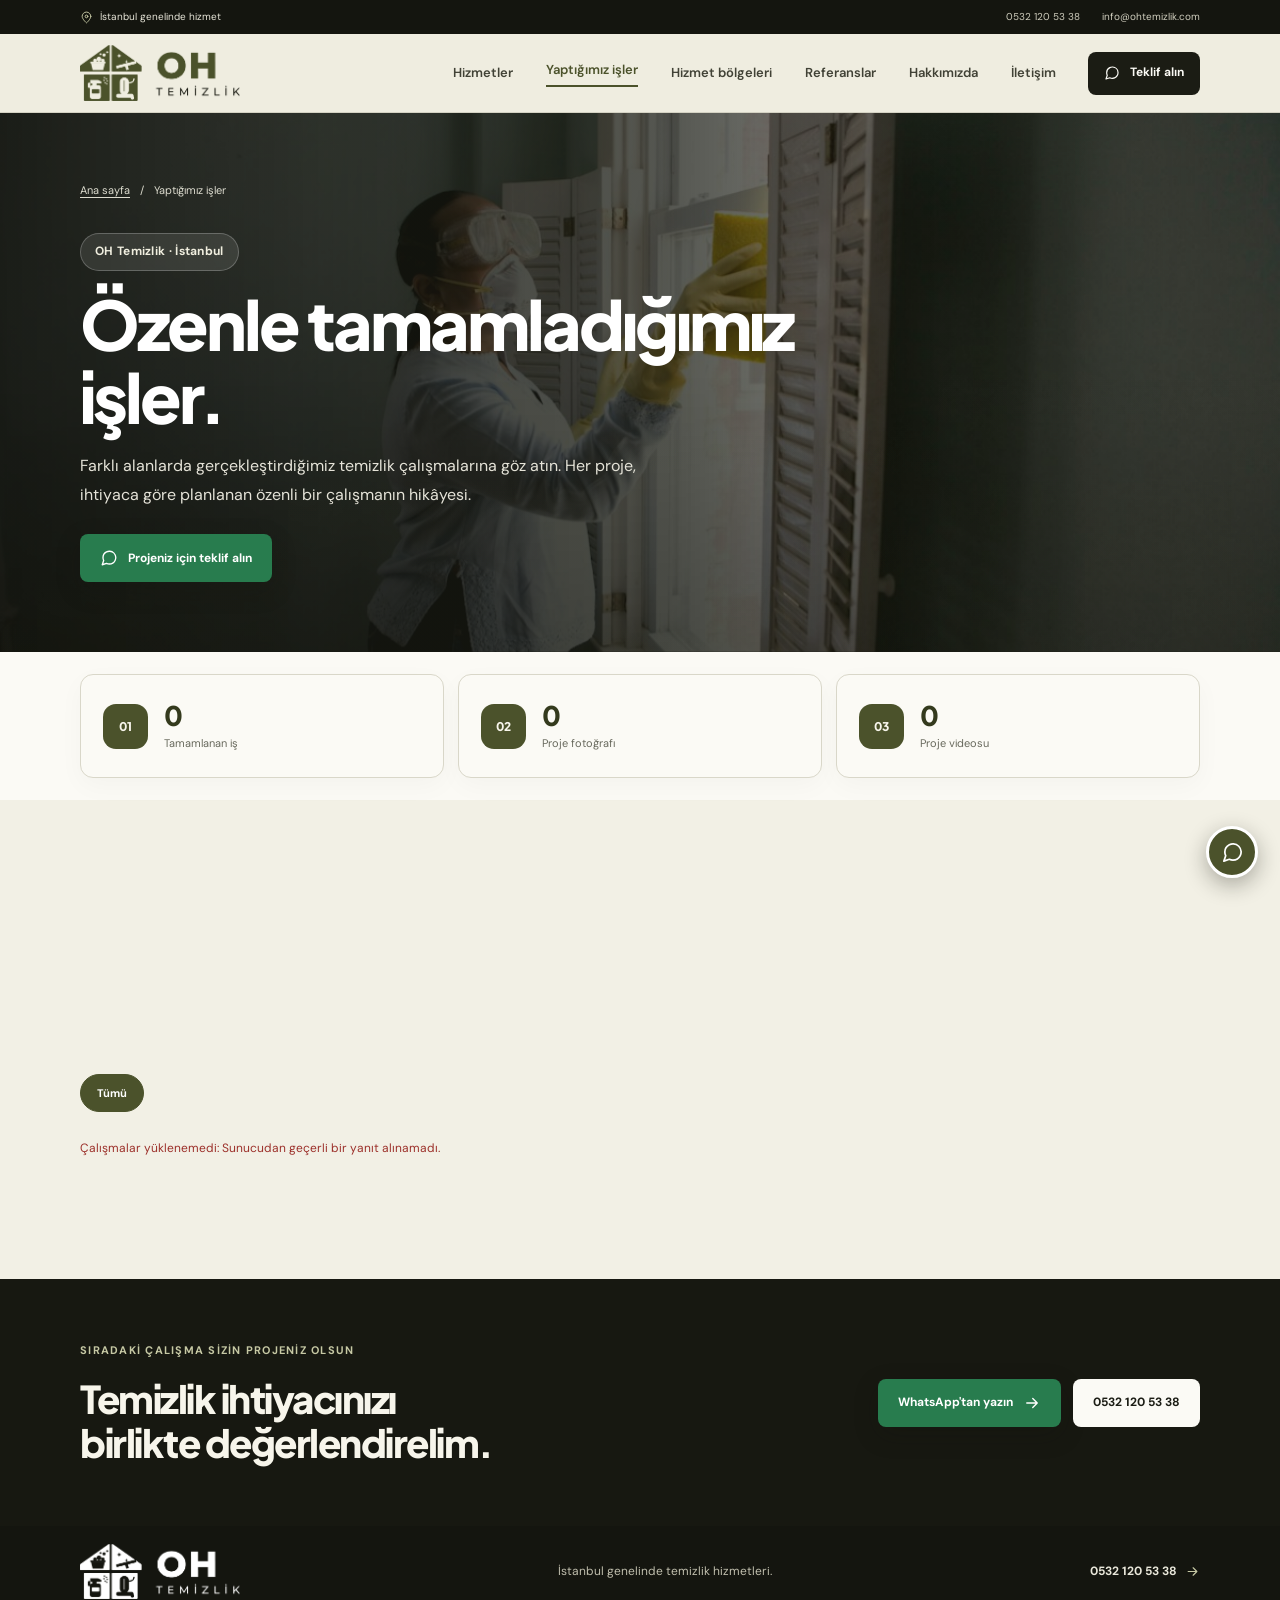
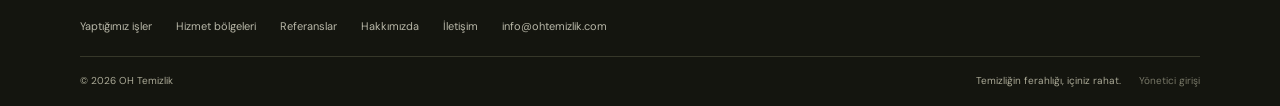
<file: yaptigimiz-isler.html>
<!doctype html>
<html lang="tr">
<head>
  <meta charset="utf-8">
  <meta name="viewport" content="width=device-width, initial-scale=1">
  <meta name="description" content="OH Temizlik'in tamamladığı temizlik çalışmalarını fotoğraf ve videolarla inceleyin.">
  <meta name="theme-color" content="#eeecdf">
  <title>Yaptığımız İşler | OH Temizlik İstanbul</title>
  <link rel="canonical" href="https://ohtemizlik.com/yaptigimiz-isler.html">
  <link rel="icon" href="assets/favicon-32.png" sizes="32x32" type="image/png">
  <link rel="apple-touch-icon" href="assets/apple-touch-icon.png">
  <meta property="og:type" content="website">
  <meta property="og:locale" content="tr_TR">
  <meta property="og:site_name" content="OH Temizlik">
  <meta property="og:title" content="Yaptığımız İşler | OH Temizlik İstanbul">
  <meta property="og:description" content="OH Temizlik'in tamamladığı temizlik çalışmalarını fotoğraf ve videolarla inceleyin.">
  <meta property="og:url" content="https://ohtemizlik.com/yaptigimiz-isler.html">
  <meta property="og:image" content="https://ohtemizlik.com/assets/og-image.jpg">
  <meta name="twitter:card" content="summary_large_image">
  <link rel="stylesheet" href="styles.css?v=2">
  <script src="script.js?v=2" defer></script>
  <script src="yaptigimiz-isler.js" defer></script>
</head>
<body>
  <svg class="icon-library" aria-hidden="true" xmlns="http://www.w3.org/2000/svg">
    <symbol id="icon-chat" viewBox="0 0 24 24"><path d="M21 11.5a8.4 8.4 0 0 1-.9 3.8 8.5 8.5 0 0 1-7.6 4.7 8.4 8.4 0 0 1-3.8-.9L3 21l1.9-5.7a8.4 8.4 0 0 1-.9-3.8 8.5 8.5 0 0 1 4.7-7.6 8.4 8.4 0 0 1 3.8-.9h.5a8.5 8.5 0 0 1 8 8v.5Z"/></symbol>
    <symbol id="icon-arrow" viewBox="0 0 24 24"><path d="M5 12h14m-6-6 6 6-6 6"/></symbol>
    <symbol id="icon-pin" viewBox="0 0 24 24"><path d="M20 10c0 5-8 12-8 12S4 15 4 10a8 8 0 1 1 16 0Z"/><circle cx="12" cy="10" r="2.5"/></symbol>
    <symbol id="icon-menu" viewBox="0 0 24 24"><path d="M4 7h16M4 12h16M4 17h16"/></symbol>
    <symbol id="icon-close" viewBox="0 0 24 24"><path d="m6 6 12 12M18 6 6 18"/></symbol>
  </svg>
  <div class="topbar"><div class="container topbar-inner"><span><svg class="icon"><use href="#icon-pin"></use></svg> İstanbul genelinde hizmet</span><div class="topbar-contact"><a href="tel:+905321205338">0532 120 53 38</a><a href="mailto:info@ohtemizlik.com">info@ohtemizlik.com</a></div></div></div>
  <header class="site-header"><div class="container header-inner">
    <a class="brand" href="index.html" aria-label="OH Temizlik ana sayfa"><img class="brand-logo" src="assets/oh-temizlik-logo.png" alt="OH Temizlik" width="1301" height="452"></a>
    <button class="menu-toggle" type="button" aria-label="Menüyü aç" aria-expanded="false" aria-controls="primary-nav"><svg class="icon menu-open"><use href="#icon-menu"></use></svg><svg class="icon menu-close"><use href="#icon-close"></use></svg></button>
    <nav class="primary-nav" id="primary-nav" aria-label="Ana menü"><a href="hizmetler.html">Hizmetler</a><a href="yaptigimiz-isler.html" aria-current="page">Yaptığımız işler</a><a href="hizmet-bolgeleri.html">Hizmet bölgeleri</a><a href="referanslar.html">Referanslar</a><a href="hakkimizda.html">Hakkımızda</a><a href="iletisim.html">İletişim</a></nav>
    <a class="button button-dark header-cta" href="https://wa.me/905321205338?text=Merhaba%2C%20temizlik%20hizmetleriniz%20hakk%C4%B1nda%20bilgi%20almak%20istiyorum." target="_blank" rel="noopener noreferrer"><svg class="icon"><use href="#icon-chat"></use></svg> Teklif alın</a>
  </div></header>
  <main id="icerik">
    <section class="work-hero">
      <img class="work-hero-image" src="assets/cleaning-team.jpg" alt="" fetchpriority="high">
      <div class="work-hero-shade"></div>
      <div class="container work-hero-content">
        <nav class="breadcrumbs" aria-label="Sayfa yolu"><a href="index.html">Ana sayfa</a><span>/</span><span>Yaptığımız işler</span></nav>
        <p class="hero-kicker reveal-target">OH Temizlik · İstanbul</p>
        <h1 class="reveal-target">Özenle tamamladığımız işler.</h1>
        <p class="reveal-target">Farklı alanlarda gerçekleştirdiğimiz temizlik çalışmalarına göz atın. Her proje, ihtiyaca göre planlanan özenli bir çalışmanın hikâyesi.</p>
        <div class="work-hero-actions reveal-target">
          <a class="button button-whatsapp" href="https://wa.me/905321205338?text=Merhaba%2C%20temizlik%20hizmetleriniz%20hakk%C4%B1nda%20bilgi%20almak%20istiyorum." target="_blank" rel="noopener noreferrer"><svg class="icon"><use href="#icon-chat"></use></svg> Projeniz için teklif alın</a>
        </div>
      </div>
    </section>

    <section class="work-stats-section" aria-label="Tamamlanan iş istatistikleri">
      <div class="container work-stats">
        <article class="work-stat reveal-target"><span class="work-stat-icon">01</span><div><strong class="stat-number" data-stat="works">0</strong><span>Tamamlanan iş</span></div></article>
        <article class="work-stat reveal-target"><span class="work-stat-icon">02</span><div><strong class="stat-number" data-stat="photos">0</strong><span>Proje fotoğrafı</span></div></article>
        <article class="work-stat reveal-target"><span class="work-stat-icon">03</span><div><strong class="stat-number" data-stat="videos">0</strong><span>Proje videosu</span></div></article>
      </div>
    </section>

    <section class="section work-gallery-section" aria-labelledby="work-gallery-title">
      <div class="container">
        <div class="section-heading reveal-target">
          <div><p class="eyebrow">Gerçek çalışmalar</p><h2 id="work-gallery-title">Temizliğin öncesi değil,<br><span>özenli sonucu.</span></h2></div>
          <p>Her çalışma, hizmet verdiğimiz alanlardan gerçek fotoğraf ve videolarla paylaşılır.</p>
        </div>
        <div class="work-filters" id="work-filters" aria-label="İşleri kategoriye göre filtrele"></div>
        <p class="work-status" id="work-status" role="status" aria-live="polite">İşler yükleniyor…</p>
        <div class="work-grid" id="work-grid"></div>
        <div class="work-empty" id="work-empty" hidden><span class="work-empty-mark">OH</span><h2>İlk çalışmalarımız yakında burada.</h2><p>Tamamlanan işlerimizi paylaştıkça bu galeri güncellenecek.</p></div>
      </div>
    </section>

    <section class="home-cta"><div class="container home-cta-inner"><div><p class="eyebrow">Sıradaki çalışma sizin projeniz olsun</p><h2>Temizlik ihtiyacınızı<br>birlikte değerlendirelim.</h2></div><div class="home-cta-actions"><a class="button button-whatsapp" href="https://wa.me/905321205338?text=Merhaba%2C%20temizlik%20hizmeti%20i%C3%A7in%20teklif%20almak%20istiyorum." target="_blank" rel="noopener noreferrer">WhatsApp'tan yazın <svg class="icon"><use href="#icon-arrow"></use></svg></a><a class="button button-light" href="tel:+905321205338">0532 120 53 38</a></div></div></section>
  </main>
  <footer class="site-footer"><div class="container footer-main"><a class="brand footer-brand" href="index.html" aria-label="OH Temizlik ana sayfa"><img class="brand-logo" src="assets/oh-temizlik-logo.png" alt="OH Temizlik" width="1301" height="452"></a><p>İstanbul genelinde temizlik hizmetleri.</p><a class="footer-phone" href="tel:+905321205338">0532 120 53 38 <svg class="icon"><use href="#icon-arrow"></use></svg></a></div><div class="container footer-links"><a href="yaptigimiz-isler.html">Yaptığımız işler</a><a href="hizmet-bolgeleri.html">Hizmet bölgeleri</a><a href="referanslar.html">Referanslar</a><a href="hakkimizda.html">Hakkımızda</a><a href="iletisim.html">İletişim</a><a href="mailto:info@ohtemizlik.com">info@ohtemizlik.com</a></div><div class="container footer-bottom"><span>© <span id="year"></span> OH Temizlik</span><div class="work-footer-meta"><span>Temizliğin ferahlığı, içiniz rahat.</span><button class="admin-footer-link" type="button" id="open-admin">Yönetici girişi</button></div></div></footer>
  <a class="floating-whatsapp" href="https://wa.me/905321205338?text=Merhaba%2C%20temizlik%20hizmetleriniz%20hakk%C4%B1nda%20bilgi%20almak%20istiyorum." target="_blank" rel="noopener noreferrer" aria-label="WhatsApp üzerinden bize ulaşın"><svg class="icon"><use href="#icon-chat"></use></svg></a>
  <nav class="mobile-quickbar" aria-label="Hızlı iletişim"><a href="tel:+905321205338"><svg class="icon"><use href="#icon-chat"></use></svg><span>Hemen ara</span></a><a href="https://wa.me/905321205338?text=Merhaba%2C%20temizlik%20hizmeti%20i%C3%A7in%20teklif%20almak%20istiyorum." target="_blank" rel="noopener noreferrer"><svg class="icon"><use href="#icon-chat"></use></svg><span>WhatsApp teklif al</span></a></nav>

  <dialog class="admin-dialog" id="admin-dialog" aria-labelledby="admin-title">
    <div class="admin-dialog-head"><div><p class="eyebrow">OH Temizlik</p><h2 id="admin-title">İş portföyü yönetimi</h2></div><button class="admin-close" type="button" id="close-admin" aria-label="Paneli kapat">×</button></div>
    <p class="admin-message" id="admin-message" role="status" aria-live="polite"></p>
    <form class="admin-login-form" id="admin-login-form">
      <label for="admin-password">Yönetici parolası</label>
      <input id="admin-password" name="password" type="password" autocomplete="current-password" required>
      <button class="button button-primary" type="submit">Giriş yap</button>
    </form>
    <div class="admin-content" id="admin-content" hidden>
      <div class="admin-session-row"><p>Yeni tamamlanan işi ve fotoğraf/video dosyalarını ekleyin.</p><button class="text-link" type="button" id="admin-logout">Oturumu kapat</button></div>
      <form class="work-upload-form" id="work-upload-form">
        <label for="work-title">İş başlığı</label><input id="work-title" name="title" type="text" maxlength="100" placeholder="Örn. Kadıköy'de ofis temizliği" required>
        <label for="work-category">Kategori</label><input id="work-category" name="category" type="text" maxlength="40" list="work-category-options" placeholder="Örn. Ofis temizliği" required>
        <datalist id="work-category-options"><option value="Ev ve villa"><option value="Ofis ve iş yeri"><option value="İnşaat sonrası"><option value="Apartman"><option value="Diğer"></datalist>
        <label for="work-description">Açıklama</label><textarea id="work-description" name="description" rows="3" maxlength="800" placeholder="Çalışmanın kapsamını kısaca anlatın." required></textarea>
        <label for="work-media">Fotoğraf ve videolar</label><input id="work-media" name="media[]" type="file" accept="image/jpeg,image/png,image/webp,video/mp4,video/webm" multiple required aria-describedby="upload-help">
        <small id="upload-help">JPG, PNG, WebP, MP4 veya WebM. En fazla 8 dosya; dosya başına 20 MB, toplam 110 MB.</small>
        <div class="upload-preview" id="upload-preview" aria-live="polite"></div>
        <button class="button button-primary" type="submit">İşi yayınla</button>
      </form>
    </div>
  </dialog>
</body>
</html>
</file>
<file: styles.css>
@import url('https://fonts.googleapis.com/css2?family=DM+Sans:wght@400;500;600;700&family=Plus+Jakarta+Sans:wght@400;500;600;700;800&display=swap');

:root {
  color-scheme: light;
  --ink: #1b1c14;
  --muted: #68695d;
  --green: #4b522b;
  --green-dark: #343a1d;
  --mint: #dedcc9;
  --cream: #eeecdf;
  --line: #d9d7c9;
  --white: #fbfaf5;
  --heading: "Plus Jakarta Sans", "Segoe UI", sans-serif;
  --body: "DM Sans", "Segoe UI", sans-serif;
}

* { box-sizing: border-box; }
html { scroll-behavior: smooth; scroll-padding-top: 90px; }
body { margin: 0; color: var(--ink); background: var(--white); font-family: var(--body); font-size: 15px; line-height: 1.65; -webkit-font-smoothing: antialiased; }
a { color: inherit; text-decoration: none; }
button, input, select, textarea { font: inherit; }
button, a { -webkit-tap-highlight-color: transparent; }
.icon-library { position: absolute; width: 0; height: 0; overflow: hidden; }
.icon { display: inline-block; width: 19px; height: 19px; fill: none; stroke: currentColor; stroke-width: 1.8; stroke-linecap: round; stroke-linejoin: round; vertical-align: middle; }
.container { width: min(1120px, calc(100% - 48px)); margin-inline: auto; }
.section { padding: 104px 0; }
.site-header { position: sticky; z-index: 20; top: 0; background: rgba(247, 248, 244, .92); backdrop-filter: blur(16px); border-bottom: 1px solid rgba(228, 233, 227, .8); }
.header-inner { min-height: 78px; display: flex; align-items: center; justify-content: space-between; gap: 32px; }
.brand { display: inline-flex; align-items: center; flex-shrink: 0; }
.brand-logo { display: block; width: 160px; height: auto; }
.primary-nav { display: flex; align-items: center; gap: 33px; margin-left: auto; }
.primary-nav a { color: #4d5c56; font-size: 13px; font-weight: 600; transition: color .2s ease; }
.primary-nav a:hover, .text-link:hover { color: var(--green); }
.button { min-height: 49px; display: inline-flex; justify-content: center; align-items: center; gap: 10px; padding: 0 20px; border: 0; border-radius: 8px; font-size: 13px; font-weight: 700; transition: transform .2s ease, background .2s ease, box-shadow .2s ease; cursor: pointer; }
.button:hover { transform: translateY(-2px); }
.button-dark { color: var(--white); background: var(--ink); }
.button-dark:hover { background: #29443d; }
.button-primary { color: var(--white); background: var(--green); box-shadow: 0 9px 22px rgba(46, 119, 100, .18); }
.button-primary:hover { background: var(--green-dark); box-shadow: 0 12px 25px rgba(46, 119, 100, .25); }
.header-cta { min-height: 43px; padding-inline: 16px; font-size: 12px; }
.header-cta .icon { width: 16px; height: 16px; }
.menu-toggle { display: none; }

.hero { position: relative; overflow: hidden; padding: 76px 0 80px; background: var(--cream); }
.hero-grid { position: relative; z-index: 1; display: grid; grid-template-columns: 1.04fr .96fr; align-items: center; gap: 52px; }
.hero-copy { padding: 12px 0 0; }
.eyebrow { display: flex; align-items: center; gap: 9px; margin: 0 0 18px; color: var(--green); font-size: 11px; font-weight: 700; letter-spacing: 1.25px; text-transform: uppercase; }
.eyebrow-dot { width: 7px; height: 7px; border-radius: 50%; background: #7bad78; box-shadow: 0 0 0 4px rgba(123, 173, 120, .15); }
h1, h2, h3, p { margin-top: 0; }
h1, h2 { font-family: var(--heading);  }
.hero h1 { margin-bottom: 22px; font-size: clamp(44px, 5.2vw, 66px); font-weight: 700; line-height: 1.11; }
.hero h1 span, .section-heading h2 span, .about-copy h2 span, .contact-copy h2 span { color: var(--green); }
.hero-description { max-width: 465px; margin-bottom: 28px; color: var(--muted); font-size: 16px; line-height: 1.8; }
.hero-actions { display: flex; align-items: center; gap: 24px; flex-wrap: wrap; }
.hero-actions .button { min-height: 53px; padding-inline: 21px; }
.text-link { display: inline-flex; align-items: center; gap: 8px; color: var(--ink); font-size: 12px; font-weight: 700; transition: color .2s ease; }
.text-link .icon { width: 16px; }
.hero-proof { display: flex; align-items: center; gap: 24px; margin-top: 48px; }
.proof-item { display: flex; flex-direction: column; gap: 1px; color: var(--muted); font-size: 11px; }
.proof-number { color: var(--ink); font-family: var(--heading); font-size: 16px; font-weight: 800; }
.proof-divider { width: 1px; height: 31px; background: #d7dfd8; }
.hero-art { position: relative; min-height: 405px; overflow: hidden; border-radius: 24px; background: #34371f; isolation: isolate; box-shadow: 0 24px 55px #1b1c1430; }
.hero-art::before { position: absolute; z-index: 1; inset: 0; background: linear-gradient(180deg, #11120b08 42%, #11120b70 100%); content: ""; pointer-events: none; }
.hero-photo { position: absolute; inset: 0; width: 100%; height: 100%; object-fit: cover; object-position: center 42%; transform: scale(1.015); }
.art-caption { position: absolute; z-index: 4; right: 20px; bottom: 19px; left: 20px; display: flex; align-items: center; gap: 12px; width: fit-content; padding: 13px 17px; border: 1px solid #ffffffa1; border-radius: 12px; background: #ffffffeb; box-shadow: 0 8px 25px #344c3d12; }
.caption-icon { display: grid; width: 35px; height: 35px; place-items: center; border-radius: 10px; color: var(--green); background: #e7f1e8; }
.caption-icon .icon { width: 18px; height: 18px; }
.art-caption strong, .art-caption small { display: block; }
.art-caption strong { font-family: var(--heading); font-size: 11px; }
.art-caption small { margin-top: 2px; color: var(--muted); font-size: 10px; }
.hero-bottom-shape { position: absolute; right: -12%; bottom: -95px; left: -12%; height: 150px; border-radius: 50%; background: var(--white); }

.section-heading { display: flex; align-items: end; justify-content: space-between; gap: 50px; margin-bottom: 42px; }
.section-heading .eyebrow, .about-copy .eyebrow, .contact-copy .eyebrow { margin-bottom: 14px; }
.section-heading h2, .about-copy h2, .contact-copy h2 { margin-bottom: 0; font-size: clamp(34px, 4vw, 46px); font-weight: 700; line-height: 1.17; }
.section-heading > p { max-width: 380px; margin-bottom: 4px; color: var(--muted); font-size: 14px; line-height: 1.8; }
.service-grid { display: grid; grid-template-columns: repeat(4, 1fr); gap: 15px; }
.service-card { min-height: 222px; display: flex; flex-direction: column; align-items: flex-start; padding: 23px 20px 20px; border: 1px solid var(--line); border-radius: 12px; background: var(--white); transition: transform .2s ease, border-color .2s ease, box-shadow .2s ease; }
.service-card:hover { transform: translateY(-4px); border-color: #c4d8c8; box-shadow: 0 15px 35px #233c3010; }
.service-icon { display: grid; width: 42px; height: 42px; margin-bottom: 19px; place-items: center; border-radius: 12px; color: var(--green); background: #edf4ee; }
.service-icon .icon { width: 20px; height: 20px; }
.service-card h3, .process-card h3 { margin-bottom: 8px; font-family: var(--heading); font-size: 14px; font-weight: 800; letter-spacing: -.3px; }
.service-card p { margin-bottom: 18px; color: var(--muted); font-size: 12px; line-height: 1.65; }
.service-card a { display: inline-flex; align-items: center; gap: 6px; margin-top: auto; color: var(--green); font-size: 11px; font-weight: 700; }
.service-card a .icon { width: 14px; height: 14px; transition: transform .2s ease; }
.service-card a:hover .icon { transform: translateX(3px); }
.service-card-last { grid-column: 2 / span 2; }

.portfolio { background: #f2f0e5; }
.portfolio-grid { display: grid; grid-template-columns: repeat(6, 1fr); gap: 18px; }
.portfolio-card { grid-column: span 2; overflow: hidden; border: 1px solid #d7d4c4; border-radius: 14px; background: var(--white); transition: transform .25s ease, box-shadow .25s ease; }
.portfolio-card:hover { transform: translateY(-4px); box-shadow: 0 16px 38px #292a1c20; }
.portfolio-card:nth-child(4), .portfolio-card:nth-child(5) { grid-column: span 3; }
.portfolio-art { position: relative; height: 205px; overflow: hidden; background: var(--mint); }
.portfolio-art img { display: block; width: 100%; height: 100%; object-fit: cover; transition: transform .6s cubic-bezier(.2,.7,.25,1); }
.portfolio-card:hover .portfolio-art img { transform: scale(1.055); }
.portfolio-build .portfolio-art img { object-position: center 55%; }
.portfolio-cafe .portfolio-art img { object-position: center 48%; }
.portfolio-building .portfolio-art img { object-position: center 52%; }
.stock-credit { color: var(--green); font-weight: 700; text-decoration: underline; text-decoration-color: #9a9b79; text-underline-offset: 3px; }
.stock-credit:hover { color: var(--green-dark); }
.portfolio-info { padding: 20px 21px 22px; }
.portfolio-category { color: var(--green); font-size: 10px; font-weight: 700; letter-spacing: .8px; text-transform: uppercase; }
.portfolio-info h3 { margin: 7px 0 7px; font-family: var(--heading); font-size: 16px; font-weight: 800; letter-spacing: -.4px; }
.portfolio-info p { margin: 0; color: var(--muted); font-size: 12px; line-height: 1.7; }

.about { background: var(--cream); }
.about-grid { display: grid; grid-template-columns: .92fr 1.08fr; align-items: center; gap: 110px; }
.about-visual { position: relative; width: min(100%, 410px); aspect-ratio: 1; display: grid; margin: auto; place-items: center; border-radius: 50%; background: radial-gradient(circle at 50% 50%, #e8f0e9 0 38%, #e1ece3 39% 61%, #d7e6da 62% 100%); }
.about-orbit { position: absolute; border: 1px solid #a9c2ad; border-radius: 50%; transform: rotate(-30deg); }
.orbit-one { inset: 14%; }
.orbit-two { inset: 24% 7%; transform: rotate(55deg); }
.about-center { display: flex; width: 140px; height: 140px; flex-direction: column; align-items: center; justify-content: center; gap: 8px; border: 8px solid #f5f8f2; border-radius: 50%; color: var(--white); background: var(--green); box-shadow: 0 13px 30px #245a4930; font-family: var(--heading); font-size: 17px; font-weight: 800; }
.about-center .icon { width: 29px; height: 29px; }
.about-tag { position: absolute; display: flex; align-items: center; gap: 8px; padding: 11px 14px; border: 1px solid #e8eee7; border-radius: 9px; background: #fff; box-shadow: 0 9px 25px #203c2e0d; font-size: 11px; font-weight: 700; }
.about-tag .icon { width: 16px; height: 16px; color: var(--green); }
.tag-top { top: 18%; right: 0; }
.tag-bottom { bottom: 17%; left: -1%; }
.about-copy h2 { margin-bottom: 22px; }
.about-copy > p:not(.eyebrow) { max-width: 500px; margin-bottom: 22px; color: var(--muted); font-size: 14px; line-height: 1.85; }
.check-list { display: grid; gap: 12px; margin: 0 0 26px; padding: 0; list-style: none; }
.check-list li { display: flex; align-items: center; gap: 10px; color: #42534c; font-size: 12px; font-weight: 600; }
.check-list .icon { width: 17px; height: 17px; padding: 3px; border-radius: 50%; color: var(--green); background: #dfebe1; stroke-width: 2.5; }
.about-copy .button { min-height: 46px; }
.about-copy .button .icon { width: 16px; }

.process { background: #fff; }
.section-heading-centered { align-items: end; }
.process-grid { display: grid; grid-template-columns: repeat(3, 1fr); gap: 17px; }
.process-card { position: relative; min-height: 178px; padding: 25px 25px 23px; border: 1px solid var(--line); border-radius: 12px; background: #fff; }
.step-number { display: inline-block; margin-bottom: 20px; color: #91b49b; font-family: var(--heading); font-size: 27px; font-weight: 800; letter-spacing: -1px; }
.process-card h3 { font-size: 15px; }
.process-card p { max-width: 270px; margin-bottom: 0; color: var(--muted); font-size: 12px; line-height: 1.7; }

.references { background: #f4f7f3; }
.reference-grid { display: grid; grid-template-columns: repeat(2, 1fr); gap: 18px; }
.reference-card { display: flex; min-height: 226px; flex-direction: column; padding: 25px; border: 1px solid #e1e9e1; border-radius: 13px; background: #fff; box-shadow: 0 8px 24px #263a2d08; }
.reference-brand { display: flex; align-items: center; gap: 12px; padding-bottom: 18px; border-bottom: 1px solid #edf0ec; }
.reference-mark { display: grid; width: 42px; height: 42px; flex: 0 0 auto; place-items: center; border-radius: 12px; color: #fff; font-family: var(--heading); font-size: 22px; font-weight: 800; }
.armut-mark { background: #f1a057; }
.maps-mark { background: #e8f0ea; color: #397c64; }
.reference-brand strong, .reference-brand small { display: block; }
.reference-brand strong { font-family: var(--heading); font-size: 14px; font-weight: 800; }
.reference-brand small { margin-top: 2px; color: var(--muted); font-size: 11px; }
.reference-content { display: flex; align-items: flex-start; gap: 10px; padding: 17px 0 12px; }
.reference-content .icon { flex: 0 0 auto; color: #d5924e; }
.reference-card:last-child .reference-content .icon { color: var(--green); }
.reference-content p { margin: 0; color: #65736c; font-size: 12px; line-height: 1.75; }
.reference-status { display: inline-flex; align-items: center; gap: 7px; width: fit-content; margin-top: auto; padding: 6px 10px; border-radius: 20px; color: #64746b; background: #f2f5f1; font-size: 10px; font-weight: 600; }
.reference-status::before { width: 6px; height: 6px; border-radius: 50%; background: #99ad9e; content: ""; }
.reference-status-link { transition: color .2s ease, background .2s ease; }
.reference-status-link:hover { color: var(--white); background: var(--green); }
.reference-status-link:focus-visible { outline: 2px solid var(--green); outline-offset: 3px; }
.reference-status-link .icon { width: 13px; height: 13px; }

.contact { color: var(--white); background: var(--ink); }
.contact-grid { display: grid; grid-template-columns: 1fr .85fr; align-items: center; gap: 100px; }
.contact-copy .eyebrow { color: #9dc9a7; }
.contact-copy h2 { margin-bottom: 20px; }
.contact-copy h2 span { color: #a5c9a9; }
.contact-copy > p:not(.eyebrow) { max-width: 425px; margin-bottom: 28px; color: #b2c0ba; font-size: 14px; line-height: 1.8; }
.contact-detail { display: flex; align-items: center; gap: 13px; width: fit-content; margin: 18px 0; }
.contact-icon { display: grid; width: 42px; height: 42px; place-items: center; border: 1px solid #3c544b; border-radius: 11px; color: #a5c9a9; }
.contact-icon .icon { width: 18px; }
.contact-detail small, .contact-detail strong { display: block; }
.contact-detail small { margin-bottom: 1px; color: #a9b8b0; font-size: 10px; }
.contact-detail strong { font-family: var(--heading); font-size: 14px; font-weight: 700; }
.contact-note { display: flex; align-items: center; gap: 8px; margin-top: 28px; color: #a8b8b0; font-size: 11px; }
.contact-note .icon { width: 16px; height: 16px; color: #9dc9a7; }
.contact-form { padding: 30px; border-radius: 14px; color: var(--ink); background: #fff; box-shadow: 0 20px 55px #0e1e192e; }
.contact-form h3 { margin-bottom: 4px; font-family: var(--heading); font-size: 21px; font-weight: 800; letter-spacing: -.7px; }
.contact-form > p { margin-bottom: 21px; color: var(--muted); font-size: 12px; }
.contact-form label { display: block; margin: 14px 0 6px; font-size: 11px; font-weight: 700; }
.contact-form label span { color: #86918b; font-weight: 400; }
.contact-form input, .contact-form select, .contact-form textarea { width: 100%; min-height: 43px; padding: 10px 12px; border: 1px solid #dfe5df; border-radius: 7px; outline: none; color: var(--ink); background: #fcfdfb; font-size: 12px; transition: border-color .2s ease, box-shadow .2s ease; }
.contact-form textarea { min-height: 81px; resize: vertical; }
.contact-form input:focus, .contact-form select:focus, .contact-form textarea:focus { border-color: #78a78b; box-shadow: 0 0 0 3px #78a78b20; }
.contact-form input::placeholder, .contact-form textarea::placeholder { color: #9ba69f; }
.form-submit { width: 100%; min-height: 48px; margin-top: 18px; }
.form-submit .icon { width: 17px; }
.form-privacy { display: block; margin-top: 11px; color: #849089; font-size: 10px; text-align: center; }

.site-footer { color: #dce5df; background: #12211d; }
.footer-main { min-height: 91px; display: flex; align-items: center; justify-content: space-between; gap: 24px; }
.footer-brand .brand-logo { filter: brightness(0) invert(1); }
.footer-main > p { margin: 0; color: #aab9b1; font-size: 12px; }
.footer-phone { display: inline-flex; align-items: center; gap: 8px; font-size: 12px; font-weight: 700; }
.footer-phone .icon { width: 15px; color: #9dc9a7; }
.footer-bottom { min-height: 50px; display: flex; align-items: center; justify-content: space-between; gap: 20px; border-top: 1px solid #2d4039; color: #94a49b; font-size: 10px; }
.floating-whatsapp { position: fixed; z-index: 15; right: 22px; bottom: 22px; display: grid; width: 52px; height: 52px; place-items: center; border: 3px solid #ffffff; border-radius: 50%; color: #fff; background: #27865d; box-shadow: 0 7px 22px #18352c38; transition: transform .2s ease; }
.floating-whatsapp:hover { transform: translateY(-3px); }
.floating-whatsapp .icon { width: 23px; height: 23px; }

@media (max-width: 900px) {
  .container { width: min(100% - 40px, 720px); }
  .section { padding: 80px 0; }
  .header-inner { gap: 18px; }
  .primary-nav { gap: 17px; }
  .primary-nav a { font-size: 12px; }
  .hero { padding: 60px 0 70px; }
  .hero-grid { gap: 26px; }
  .hero-art { min-height: 340px; }
  .art-caption { right: 12px; left: 12px; padding: 11px; }
  .art-caption strong { font-size: 10px; }
  .service-grid { grid-template-columns: repeat(2, 1fr); }
  .service-card-last { grid-column: auto; }
  .portfolio-grid { gap: 13px; }
  .portfolio-card, .portfolio-card:nth-child(4), .portfolio-card:nth-child(5) { grid-column: span 3; }
  .portfolio-art { height: 180px; }
  .about-grid { gap: 50px; }
  .contact-grid { gap: 45px; }
}

@media (max-width: 680px) {
  html { scroll-padding-top: 72px; }
  .container { width: calc(100% - 36px); }
  .section { padding: 69px 0; }
  .header-inner { min-height: 68px; gap: 12px; }
  .brand-logo { width: 128px; }
  .menu-toggle { width: 40px; height: 40px; display: grid; margin-left: auto; place-items: center; border: 1px solid var(--line); border-radius: 8px; color: var(--ink); background: transparent; cursor: pointer; }
  .menu-toggle .icon { width: 20px; height: 20px; }
  .menu-close { display: none; }
  .menu-toggle[aria-expanded="true"] .menu-open { display: none; }
  .menu-toggle[aria-expanded="true"] .menu-close { display: inline-block; }
  .primary-nav { position: absolute; top: 67px; right: 0; left: 0; display: none; align-items: stretch; gap: 0; padding: 8px 18px 16px; border-bottom: 1px solid var(--line); background: var(--cream); box-shadow: 0 14px 22px #26392d10; }
  .primary-nav.is-open { display: flex; flex-direction: column; }
  .primary-nav a { padding: 12px 4px; border-bottom: 1px solid #e7ebe5; font-size: 13px; }
  .primary-nav a:last-child { border-bottom: 0; }
  .header-cta { min-height: 39px; padding-inline: 11px; font-size: 11px; }
  .header-cta .icon { display: none; }
  .hero { padding: 49px 0 67px; }
  .hero-grid { grid-template-columns: 1fr; gap: 36px; }
  .hero-copy { padding: 0; }
  .eyebrow { margin-bottom: 14px; font-size: 10px; }
  .hero h1 { margin-bottom: 17px; font-size: clamp(41px, 12vw, 58px); letter-spacing: -1.7px; }
  .hero-description { max-width: 480px; margin-bottom: 22px; font-size: 14px; }
  .hero-actions { align-items: flex-start; gap: 15px 20px; }
  .hero-actions .button { min-height: 49px; padding-inline: 15px; font-size: 12px; }
  .hero-proof { gap: 17px; margin-top: 32px; }
  .proof-number { font-size: 14px; }
  .proof-item { font-size: 10px; }
  .hero-art { width: min(100%, 420px); min-height: 320px; margin-inline: auto; }
  .art-caption { right: 13px; bottom: 13px; left: 13px; }
  .hero-bottom-shape { bottom: -112px; }
  .section-heading { align-items: flex-start; flex-direction: column; gap: 15px; margin-bottom: 29px; }
  .section-heading h2, .about-copy h2, .contact-copy h2 { font-size: 35px; letter-spacing: -1.5px; }
  .section-heading > p { max-width: 480px; margin-bottom: 0; font-size: 13px; }
  .service-grid { gap: 11px; }
  .service-card { min-height: 218px; padding: 17px 14px 15px; }
  .service-icon { width: 38px; height: 38px; margin-bottom: 15px; }
  .service-card h3 { font-size: 12px; line-height: 1.45; }
  .service-card p { font-size: 11px; }
  .service-card a { font-size: 10px; }
  .portfolio-grid { grid-template-columns: 1fr; gap: 13px; }
  .portfolio-card, .portfolio-card:nth-child(4), .portfolio-card:nth-child(5) { grid-column: auto; }
  .portfolio-art { height: 190px; }
  .portfolio-info { padding: 18px; }
  .reference-grid { grid-template-columns: 1fr; gap: 12px; }
  .reference-card { min-height: 0; padding: 20px; }
  .about-grid { grid-template-columns: 1fr; gap: 42px; }
  .about-visual { width: min(82vw, 330px); }
  .about-center { width: 120px; height: 120px; }
  .about-copy h2 { margin-bottom: 17px; }
  .about-copy > p:not(.eyebrow) { font-size: 13px; }
  .tag-top { right: -3%; }
  .tag-bottom { left: -4%; }
  .section-heading-centered { align-items: flex-start; }
  .process-grid { grid-template-columns: 1fr; gap: 11px; }
  .process-card { min-height: 0; padding: 20px; }
  .step-number { margin-bottom: 12px; font-size: 23px; }
  .contact-grid { grid-template-columns: 1fr; gap: 35px; }
  .contact-copy > p:not(.eyebrow) { font-size: 13px; }
  .contact-form { padding: 23px 19px; }
  .footer-main { min-height: 0; align-items: flex-start; flex-direction: column; gap: 14px; padding-top: 27px; padding-bottom: 22px; }
  .footer-main > p { margin: 0; }
  .footer-bottom { min-height: 55px; align-items: flex-start; flex-direction: column; justify-content: center; gap: 2px; padding-block: 9px; }
  .floating-whatsapp { right: 15px; bottom: 15px; width: 48px; height: 48px; }
}

@media (prefers-reduced-motion: reduce) {
  *, *::before, *::after { scroll-behavior: auto !important; transition-duration: .01ms !important; animation-duration: .01ms !important; animation-iteration-count: 1 !important; }
}

.site-header { background: rgba(238, 236, 223, .94); border-bottom-color: rgba(91, 91, 66, .18); }
.primary-nav a { color: #414236; }
.button-dark:hover { background: #303126; }
.button-primary { box-shadow: 0 9px 22px rgba(58, 64, 32, .24); }
.button-primary:hover { box-shadow: 0 12px 25px rgba(48, 54, 27, .3); }
.eyebrow-dot { background: #73764a; box-shadow: 0 0 0 4px rgba(115, 118, 74, .2); }
.proof-divider { background: #c8c5b3; }
.art-caption { border-color: #fbfaf5; background: #fbfaf5; box-shadow: 0 8px 25px #15170e30; }
.caption-icon, .service-icon { color: var(--green); background: #e9e6d7; }
.hero-bottom-shape { background: var(--white); }
.service-card { background: var(--white); }
.portfolio-card { border-color: #d7d4c4; background: var(--white); }
.portfolio-card:hover { box-shadow: 0 16px 38px #292a1c20; }
.about { background: #e7e5d7; }
.about-visual { background: radial-gradient(circle at 50% 50%, #777957 0 38%, #606345 39% 61%, #4b5032 62% 100%); }
.about-orbit { border-color: #b6b59b; }
.about-center { border-color: #e7e5d7; background: #22241a; box-shadow: 0 13px 30px #1c1d1538; }
.about-tag { border-color: #d9d6c6; background: #fbfaf5; box-shadow: 0 9px 25px #25261918; }
.check-list li { color: #414235; }
.check-list .icon { color: #fbfaf5; background: #555c35; }
.process { background: var(--white); }
.process-card { background: #f8f7ef; }
.step-number { color: #686d42; }
.references { background: #dedccb; }
.reference-card { border-color: #cbc9b7; background: #fbfaf5; box-shadow: 0 8px 24px #28291b12; }
.reference-brand { border-bottom-color: #e5e2d4; }
.reference-status { color: #484a38; background: #ecebdf; }
.reference-status::before { background: #686d42; }
.contact-copy .eyebrow, .contact-icon, .contact-note .icon { color: #c6c8a4; }
.contact-copy h2 span { color: #c6c8a4; }
.contact-icon { border-color: #555641; }
.contact-detail small, .contact-note { color: #c2c1b2; }
.contact-form { background: #fbfaf5; box-shadow: 0 20px 55px #10110b45; }
.contact-form input, .contact-form select, .contact-form textarea { border-color: #d9d7c9; background: #fffef9; }
.contact-form input:focus, .contact-form select:focus, .contact-form textarea:focus { border-color: #73764a; box-shadow: 0 0 0 3px #73764a26; }
.contact-form input::placeholder, .contact-form textarea::placeholder { color: #858575; }
.form-privacy { color: #737365; }
.site-footer { color: #e9e7da; background: #14150f; }
.footer-main > p { color: #c0bead; }
.footer-phone .icon { color: #c6c8a4; }
.footer-bottom { border-top-color: #363729; color: #aaa996; }
.floating-whatsapp { background: #4b522b; box-shadow: 0 7px 22px #17180f55; }

@media (max-width: 680px) {
  .primary-nav { background: var(--cream); }
  .primary-nav a { border-bottom-color: #d9d7c9; }
}

.topbar { color: #e9e7da; background: #14150f; }
.topbar-inner { min-height: 34px; display: flex; align-items: center; justify-content: space-between; gap: 20px; font-size: 10px; }
.topbar-inner > span, .topbar-contact, .topbar-contact a { display: inline-flex; align-items: center; gap: 7px; }
.topbar-inner .icon { width: 13px; height: 13px; color: #c6c8a4; }
.topbar-contact { gap: 22px; color: #d1cfbf; }
.topbar-contact a:hover { color: #fff; }
.service-ribbon { overflow: hidden; color: #f0eedf; background: #33371f; }
.ribbon-track { width: max-content; min-height: 52px; display: flex; align-items: center; gap: 24px; animation: ribbon-scroll 100s linear infinite; }
.ribbon-track span { font-family: var(--heading); font-size: 12px; font-weight: 700; letter-spacing: .15px; }
.ribbon-track i { color: #b6b28a; font-size: 12px; font-style: normal; }
.service-ribbon:hover .ribbon-track { animation-play-state: paused; }
.quick-facts { position: relative; z-index: 3; padding: 26px 0 6px; background: var(--white); }
.quick-facts-grid { display: grid; grid-template-columns: repeat(3, 1fr); gap: 14px; }
.quick-fact { min-height: 94px; display: flex; align-items: center; gap: 13px; padding: 18px; border: 1px solid var(--line); border-radius: 12px; background: var(--white); box-shadow: 0 10px 24px #292a1c08; }
.quick-fact-icon { width: 42px; height: 42px; display: grid; flex: 0 0 auto; place-items: center; border-radius: 12px; color: var(--white); background: var(--green); }
.quick-fact-icon .icon { width: 19px; height: 19px; }
.quick-fact strong, .quick-fact small { display: block; }
.quick-fact strong { font-family: var(--heading); font-size: 12px; font-weight: 800; }
.quick-fact small { margin-top: 3px; color: var(--muted); font-size: 10px; line-height: 1.5; }
.faq { background: var(--cream); }
.faq-grid { display: grid; grid-template-columns: .8fr 1.2fr; align-items: start; gap: 76px; }
.faq-intro h2 { margin: 0 0 18px; font-family: var(--heading); font-size: clamp(32px, 3.8vw, 43px); letter-spacing: -1.7px; line-height: 1.2; }
.faq-intro h2 span { color: var(--green); }
.faq-intro > p:not(.eyebrow) { max-width: 390px; margin-bottom: 22px; color: var(--muted); font-size: 13px; line-height: 1.8; }
.faq-intro .button { min-height: 45px; font-size: 12px; }
.faq-intro .button .icon { width: 16px; }
.faq-list { border-top: 1px solid #d5d3c4; }
.faq-item { border-bottom: 1px solid #d5d3c4; }
.faq-item summary { position: relative; display: flex; min-height: 67px; align-items: center; justify-content: space-between; gap: 18px; padding: 15px 2px; font-family: var(--heading); font-size: 13px; font-weight: 700; line-height: 1.5; list-style: none; cursor: pointer; }
.faq-item summary::-webkit-details-marker { display: none; }
.faq-toggle { position: relative; width: 25px; height: 25px; flex: 0 0 auto; border: 1px solid #c9c7b5; border-radius: 50%; transition: background .2s ease, transform .2s ease; }
.faq-toggle::before, .faq-toggle::after { position: absolute; top: 11px; left: 7px; width: 9px; height: 1px; background: var(--green); content: ""; }
.faq-toggle::after { transform: rotate(90deg); transition: transform .2s ease; }
.faq-item[open] .faq-toggle { background: #e2e0d1; transform: rotate(180deg); }
.faq-item[open] .faq-toggle::after { transform: rotate(0); }
.faq-item > p { max-width: 580px; margin: -2px 38px 19px 2px; color: var(--muted); font-size: 12px; line-height: 1.8; }
.mobile-dock { display: none; }
.hero h1 { font-size: clamp(44px, 4.5vw, 58px); }
.hero-art { animation: hero-art-float 7s ease-in-out infinite; }
.hero-art .art-caption { animation: caption-float 5s ease-in-out infinite; }
.floating-whatsapp { animation: whatsapp-pulse 3s ease-in-out infinite; }

.reveal-ready [data-reveal] { opacity: 0; transform: translateY(24px); transition: opacity .65s ease var(--reveal-delay, 0ms), transform .65s cubic-bezier(.2,.7,.25,1) var(--reveal-delay, 0ms); }
.reveal-ready [data-reveal].is-visible { opacity: 1; transform: translateY(0); }

@keyframes ribbon-scroll { to { transform: translateX(-50%); } }
@keyframes hero-art-float { 0%, 100% { transform: translateY(0); } 50% { transform: translateY(-8px); } }
@keyframes caption-float { 0%, 100% { transform: translateY(0); } 50% { transform: translateY(-4px); } }
@keyframes whatsapp-pulse { 0%, 100% { box-shadow: 0 7px 22px #17180f55, 0 0 0 0 rgba(75, 82, 43, .2); } 50% { box-shadow: 0 7px 22px #17180f55, 0 0 0 8px rgba(75, 82, 43, 0); } }

@media (max-width: 900px) {
  .quick-facts-grid { gap: 10px; }
  .quick-fact { padding: 14px; }
  .quick-fact-icon { width: 37px; height: 37px; }
  .faq-grid { gap: 38px; }
}

@media (max-width: 680px) {
  body { padding-bottom: calc(67px + env(safe-area-inset-bottom)); }
  .topbar-inner { min-height: 30px; justify-content: center; font-size: 9px; }
  .topbar-contact { display: none; }
  .site-header { top: 0; }
  .primary-nav { top: 67px; }
  .service-ribbon .ribbon-track { min-height: 44px; gap: 18px; }
  .ribbon-track span { font-size: 11px; }
  .quick-facts { padding: 18px 0 0; }
  .quick-facts-grid { grid-template-columns: 1fr; gap: 9px; }
  .quick-fact { min-height: 73px; padding: 12px 14px; }
  .quick-fact small { font-size: 10px; }
  .faq-grid { grid-template-columns: 1fr; gap: 29px; }
  .faq-intro h2 { font-size: 34px; }
  .faq-item summary { min-height: 62px; font-size: 12px; }
  .faq-item > p { font-size: 11px; }
  .mobile-dock { position: fixed; z-index: 30; right: 0; bottom: 0; left: 0; display: grid; grid-template-columns: repeat(5, 1fr); padding: 7px 6px calc(7px + env(safe-area-inset-bottom)); border-top: 1px solid #d9d7c9; background: rgba(251, 250, 245, .97); box-shadow: 0 -7px 24px #20211712; backdrop-filter: blur(14px); }
  .mobile-dock a { min-width: 0; display: flex; flex-direction: column; align-items: center; justify-content: center; gap: 3px; padding: 2px 1px; color: #626253; font-size: 9px; font-weight: 600; }
  .mobile-dock a[aria-current="location"] { color: var(--green); }
  .mobile-dock .icon { width: 18px; height: 18px; }
  .floating-whatsapp { right: 15px; bottom: calc(76px + env(safe-area-inset-bottom)); }
}

@media (prefers-reduced-motion: reduce) {
  .ribbon-track, .hero-art, .hero-art .art-caption, .floating-whatsapp { animation: none !important; }
  .reveal-ready [data-reveal] { opacity: 1; transform: none; transition: none; }
}

img { max-width: 100%; }
.site-header { position: sticky; top: 0; z-index: 20; }
.header-inner { position: relative; }
.primary-nav a[aria-current="page"] { color: var(--green); }
.primary-nav a[aria-current="page"]::after { display: block; height: 2px; margin-top: 5px; background: var(--green); content: ""; }
.menu-toggle { color: var(--ink); }
.button-primary { background: var(--green); box-shadow: 0 9px 22px #292a1c20; }
.button-primary:hover { background: var(--green-dark); box-shadow: 0 12px 25px #292a1c30; }
.section-heading-centered { align-items: end; }

.home-hero { position: relative; min-height: min(720px, calc(100svh - 110px)); display: flex; align-items: center; overflow: hidden; color: #fff; background: #22241a; isolation: isolate; }
.home-hero-image, .home-hero-shade { position: absolute; z-index: -1; inset: 0; width: 100%; height: 100%; }
.home-hero-image { object-fit: cover; object-position: center 43%; animation: home-hero-enter 1.1s cubic-bezier(.2,.7,.25,1) both; }
.home-hero-shade { background: linear-gradient(90deg, #12140fe8 0%, #171911c9 39%, #17191158 72%, #17191112 100%), linear-gradient(0deg, #16170f55, transparent 40%); }
.home-hero-content { padding-top: 105px; padding-bottom: 96px; }
.hero-kicker { width: fit-content; margin: 0 0 21px; padding: 8px 14px; border: 1px solid #ffffff3b; border-radius: 30px; color: #f0eedf; background: #ffffff19; font-size: 12px; font-weight: 700; letter-spacing: .3px; }
.home-hero h1, .subpage-hero h1 { max-width: 840px; margin-bottom: 22px; color: #fff; font-size: clamp(45px, 6.3vw, 78px); font-weight: 800; letter-spacing: -2.4px; line-height: 1.04; }
.home-hero-copy { max-width: 610px; margin-bottom: 28px; color: #eeece3; font-size: clamp(16px, 1.7vw, 20px); line-height: 1.7; }
.home-hero-actions, .home-cta-actions { display: flex; flex-wrap: wrap; gap: 12px; }
.button-whatsapp { color: #fff; background: #287c4e; box-shadow: 0 8px 24px #12140f35; }
.button-whatsapp:hover { color: #fff; background: #206841; }
.button-whatsapp .icon, .button-light .icon, .home-hero .icon, .home-cta .icon { width: 18px; height: 18px; }
.button-light { color: var(--ink); background: #fbfaf5; }
.button-light:hover { color: var(--ink); background: #e8e5d7; }
.hero-badges { display: flex; flex-wrap: wrap; gap: 11px; margin-top: 39px; }
.hero-badges span { display: inline-flex; min-height: 42px; align-items: center; gap: 8px; padding: 8px 14px; border: 1px solid #ffffff3d; border-radius: 9px; color: #f7f5eb; background: #17191155; font-size: 12px; font-weight: 700; backdrop-filter: blur(8px); }
.hero-badges .icon { width: 17px; height: 17px; color: #d5d0ae; }
.trust-strip { position: relative; z-index: 2; padding: 24px 0; background: var(--white); }
.trust-grid { display: grid; grid-template-columns: repeat(3, 1fr); gap: 14px; }
.trust-item { display: flex; min-height: 93px; align-items: center; gap: 14px; padding: 16px 18px; border: 1px solid var(--line); border-radius: 12px; background: #fbfaf5; }
.trust-symbol { display: grid; width: 43px; height: 43px; flex: 0 0 auto; place-items: center; border-radius: 12px; color: #f7f5eb; background: var(--green); font-family: var(--heading); font-size: 12px; font-weight: 800; }
.trust-item h2 { margin: 0 0 3px; font-family: var(--heading); font-size: 13px; letter-spacing: -.3px; }
.trust-item p { margin: 0; color: var(--muted); font-size: 11px; line-height: 1.55; }
.home-services { background: var(--white); }
.home-services .service-grid { grid-template-columns: repeat(4, minmax(0, 1fr)); }
.service-card { min-height: 216px; }
.service-card a .icon { width: 14px; height: 14px; }
.section-action { display: flex; justify-content: center; margin-top: 34px; }
.feature-band { padding: 80px 0; color: #f7f5eb; background: #24251b; }
.feature-grid { display: grid; grid-template-columns: 1.04fr .96fr; align-items: center; gap: 76px; }
.feature-image { height: 405px; overflow: hidden; border-radius: 16px; background: #3a3b2e; }
.feature-image img, .about-story-image img { display: block; width: 100%; height: 100%; object-fit: cover; }
.feature-copy .eyebrow, .home-cta .eyebrow { color: #c6c8a4; }
.feature-copy h2, .home-cta h2, .coverage-panel h2, .about-story-copy h2, .contact-step-panel h2 { margin: 0 0 18px; font-family: var(--heading); font-size: clamp(34px, 4vw, 48px); font-weight: 800; letter-spacing: -2px; line-height: 1.13; }
.feature-copy h2 span, .coverage-panel h2 span, .about-story-copy h2 span, .contact-step-panel h2 span { color: #c6c8a4; }
.feature-copy > p:not(.eyebrow) { max-width: 440px; margin-bottom: 25px; color: #cfcebf; font-size: 14px; line-height: 1.85; }
.feature-copy .button { font-size: 12px; }
.home-coverage { padding-top: 25px; background: var(--white); }
.coverage-panel { display: flex; min-height: 310px; align-items: center; justify-content: space-between; gap: 30px; padding: 44px 54px; overflow: hidden; border-radius: 16px; color: #f6f4e9; background: #34371f; }
.coverage-panel h2 { margin-bottom: 14px; }
.coverage-panel > div:first-child > p:not(.eyebrow) { max-width: 500px; margin-bottom: 23px; color: #d2d0be; font-size: 13px; line-height: 1.75; }
.coverage-stamp { display: flex; width: 178px; height: 178px; flex: 0 0 auto; flex-direction: column; align-items: center; justify-content: center; border: 1px solid #c6c8a466; border-radius: 50%; color: #f6f4e9; background: #ffffff0a; }
.coverage-stamp strong { font-family: var(--heading); font-size: 24px; }
.coverage-stamp span { margin-top: -1px; color: #d3d0b9; font-size: 12px; }
.coverage-stamp .icon { width: 22px; height: 22px; margin-top: 9px; color: #c6c8a4; }
.references-preview { background: #e4e2d4; }
.reference-preview-grid { display: grid; grid-template-columns: 1fr .85fr; align-items: center; gap: 70px; }
.references-preview .section-heading { align-items: flex-start; flex-direction: column; gap: 17px; margin: 0; }
.references-preview .section-heading > p { max-width: 430px; margin: 0; }
.references-preview .section-heading .button { margin-top: 5px; }
.certificate-preview { display: flex; align-items: center; gap: 16px; padding: 26px; border: 1px solid #cac8b6; border-radius: 14px; background: #fbfaf5; box-shadow: 0 12px 35px #292a1c0d; transition: transform .25s ease, box-shadow .25s ease; }
.certificate-preview:hover { transform: translateY(-4px); box-shadow: 0 18px 40px #292a1c18; }
.certificate-mark, .certificate-card-mark { display: grid; width: 54px; height: 54px; flex: 0 0 auto; place-items: center; border-radius: 14px; color: white; background: #e79549; font-family: var(--heading); font-size: 26px; font-weight: 800; }
.certificate-preview strong, .certificate-preview small { display: block; }
.certificate-preview strong { font-family: var(--heading); font-size: 17px; }
.certificate-preview small { margin-top: 3px; color: var(--muted); font-size: 12px; }
.certificate-preview > .icon { width: 19px; margin-left: auto; color: var(--green); }
.faq { background: var(--cream); }
.faq-grid { display: grid; grid-template-columns: .8fr 1.2fr; align-items: start; gap: 76px; }
.faq-intro h2 { margin: 0 0 18px; font-family: var(--heading); font-size: clamp(32px, 3.8vw, 43px); letter-spacing: -1.7px; line-height: 1.2; }
.faq-intro h2 span { color: var(--green); }
.faq-intro > p:not(.eyebrow) { max-width: 390px; margin-bottom: 22px; color: var(--muted); font-size: 13px; line-height: 1.8; }
.faq-intro .button { min-height: 45px; font-size: 12px; }
.faq-intro .button .icon { width: 16px; }
.faq-list { border-top: 1px solid #d5d3c4; }
.faq-item { border-bottom: 1px solid #d5d3c4; }
.faq-item summary { position: relative; display: flex; min-height: 67px; align-items: center; justify-content: space-between; gap: 18px; padding: 15px 2px; font-family: var(--heading); font-size: 13px; font-weight: 700; line-height: 1.5; list-style: none; cursor: pointer; }
.faq-item summary::-webkit-details-marker { display: none; }
.faq-toggle { position: relative; width: 25px; height: 25px; flex: 0 0 auto; border: 1px solid #c9c7b5; border-radius: 50%; transition: background .2s ease, transform .2s ease; }
.faq-toggle::before, .faq-toggle::after { position: absolute; top: 11px; left: 7px; width: 9px; height: 1px; background: var(--green); content: ""; }
.faq-toggle::after { transform: rotate(90deg); transition: transform .2s ease; }
.faq-item[open] .faq-toggle { background: #e2e0d1; transform: rotate(180deg); }
.faq-item[open] .faq-toggle::after { transform: rotate(0); }
.faq-item > p { max-width: 580px; margin: -2px 38px 19px 2px; color: var(--muted); font-size: 12px; line-height: 1.8; }
.home-cta { padding: 62px 0; color: #f7f5eb; background: #171811; }
.home-cta-inner { display: flex; align-items: center; justify-content: space-between; gap: 32px; }
.home-cta h2 { margin: 0; font-size: clamp(27px, 3vw, 39px); letter-spacing: -1.5px; }
.home-cta-actions .button { min-height: 48px; font-size: 12px; }
.footer-links { display: flex; flex-wrap: wrap; gap: 13px 24px; padding: 0 0 21px; color: #b8b7a8; font-size: 11px; }
.footer-links a:hover { color: #fff; }
.mobile-quickbar { display: none; }
.floating-whatsapp { z-index: 25; }

.subpage-hero { position: relative; min-height: 440px; display: flex; align-items: center; overflow: hidden; color: #fff; background: #22241a; isolation: isolate; }
.subpage-hero::before, .subpage-hero::after { position: absolute; z-index: -1; inset: 0; content: ""; }
.subpage-hero::before { background: var(--page-image) center 45% / cover no-repeat; animation: home-hero-enter 1s cubic-bezier(.2,.7,.25,1) both; }
.subpage-hero::after { background: linear-gradient(90deg, #14150fe8, #171911a8 62%, #1719114a), linear-gradient(0deg, #14150f44, transparent 52%); }
.subpage-hero-content { padding-top: 70px; padding-bottom: 68px; }
.subpage-hero .breadcrumbs { display: flex; gap: 10px; align-items: center; margin-bottom: 37px; color: #dddccf; font-size: 11px; }
.breadcrumbs a { text-decoration: underline; text-underline-offset: 3px; }
.subpage-hero .hero-kicker { margin-bottom: 16px; }
.subpage-hero h1 { max-width: 810px; font-size: clamp(40px, 5.3vw, 65px); }
.subpage-hero-content > p:not(.hero-kicker) { max-width: 600px; margin-bottom: 25px; color: #e5e3d8; font-size: 16px; line-height: 1.8; }
.subpage-hero .button { font-size: 12px; }
.subpage-hero .icon { width: 17px; }
.stock-note { margin: 22px 0 0; color: var(--muted); font-size: 11px; line-height: 1.7; }
.service-detail-grid { display: grid; grid-template-columns: repeat(2, minmax(0, 1fr)); gap: 20px; }
.service-detail-card { overflow: hidden; border: 1px solid #d7d4c4; border-radius: 14px; background: #fbfaf5; transition: transform .25s ease, box-shadow .25s ease; scroll-margin-top: 105px; }
.service-detail-card:hover { transform: translateY(-4px); box-shadow: 0 16px 36px #292a1c15; }
.detail-image { height: 230px; overflow: hidden; background: var(--mint); }
.detail-image-pair { display: grid; grid-template-columns: repeat(2, minmax(0, 1fr)); gap: 3px; }
.detail-image img { display: block; width: 100%; height: 100%; object-fit: cover; transition: transform .6s cubic-bezier(.2,.7,.25,1); }
.detail-image video { display: block; width: 100%; height: 100%; object-fit: cover; }
.service-detail-card:hover .detail-image img { transform: scale(1.045); }
.detail-copy { padding: 22px 24px 24px; }
.detail-copy h2 { margin: 8px 0; font-family: var(--heading); font-size: 21px; font-weight: 800; letter-spacing: -.7px; }
.detail-copy > p { min-height: 46px; margin-bottom: 18px; color: var(--muted); font-size: 13px; line-height: 1.75; }
.detail-copy .text-link { color: var(--green); font-size: 11px; }
.area-section { background: var(--white); }
.district-grid { display: grid; grid-template-columns: 1fr 1fr; gap: 20px; }
.district-card { padding: 27px; border: 1px solid #d7d4c4; border-radius: 14px; background: #fbfaf5; }
.district-card h2 { display: flex; align-items: center; gap: 10px; margin: 0 0 20px; font-family: var(--heading); font-size: 20px; }
.district-card h2 .icon { width: 20px; height: 20px; color: var(--green); }
.district-card ul { display: grid; grid-template-columns: repeat(2, 1fr); gap: 0 16px; margin: 0; padding: 0; list-style: none; }
.district-card li { padding: 9px 0; border-top: 1px solid #e8e6db; color: #494a3c; font-size: 12px; }
.area-note { margin-top: 22px; padding: 24px 27px; border-radius: 13px; background: #e9e7d8; }
.area-note strong { font-family: var(--heading); font-size: 14px; }
.area-note p { margin: 5px 0 12px; color: var(--muted); font-size: 12px; }
.area-note .text-link { color: var(--green); font-size: 11px; }
.references-page { background: #e4e2d4; }
.certificate-card { display: grid; grid-template-columns: 100px 1fr; gap: 28px; align-items: start; max-width: 800px; padding: 34px; border: 1px solid #d0cebf; border-radius: 16px; background: #fbfaf5; box-shadow: 0 13px 35px #292a1c0e; }
.certificate-card-mark { width: 82px; height: 82px; border-radius: 20px; font-size: 40px; }
.certificate-card-copy h2 { margin: 8px 0 10px; font-family: var(--heading); font-size: 24px; letter-spacing: -.8px; }
.certificate-card-copy > p { max-width: 570px; margin-bottom: 21px; color: var(--muted); font-size: 13px; line-height: 1.8; }
.certificate-card-copy .button { min-height: 45px; font-size: 12px; }
.review-note { display: flex; max-width: 800px; align-items: flex-start; gap: 17px; margin-top: 16px; padding: 22px 25px; border: 1px solid #d5d2c2; border-radius: 13px; background: #fbfaf5; }
.review-note-mark { display: grid; width: 40px; height: 40px; flex: 0 0 auto; place-items: center; border-radius: 12px; color: var(--green); background: #ecebdf; }
.review-note h2 { margin: 0 0 4px; font-family: var(--heading); font-size: 14px; }
.review-note p { margin: 0; color: var(--muted); font-size: 12px; line-height: 1.75; }
.review-note-pending { margin-top: 16px; }
.about-story { background: #e7e5d7; }
.about-story-grid { display: grid; grid-template-columns: 1fr 1fr; align-items: center; gap: 78px; }
.about-story-image { height: 440px; overflow: hidden; border-radius: 15px; background: var(--mint); }
.about-story-copy h2 { font-size: clamp(34px, 4vw, 46px); }
.about-story-copy > p:not(.eyebrow) { color: #5f6053; font-size: 13px; line-height: 1.85; }
.about-story-copy .button { margin-top: 6px; min-height: 46px; font-size: 12px; }
.values-section { background: #fbfaf5; }
.value-grid { display: grid; grid-template-columns: repeat(3, 1fr); gap: 15px; }
.value-card { padding: 23px; border: 1px solid var(--line); border-radius: 13px; background: #fff; }
.value-card h2 { margin: 0 0 7px; font-family: var(--heading); font-size: 15px; }
.value-card p { margin: 0; color: var(--muted); font-size: 12px; line-height: 1.75; }
.contact-page { background: var(--white); }
.contact-method-grid { display: grid; grid-template-columns: repeat(3, 1fr); gap: 15px; }
.contact-method { position: relative; display: flex; min-height: 220px; flex-direction: column; align-items: flex-start; padding: 23px; border: 1px solid #d7d4c4; border-radius: 13px; background: #fbfaf5; transition: transform .25s ease, box-shadow .25s ease; }
.contact-method:hover { transform: translateY(-4px); box-shadow: 0 14px 30px #292a1c12; }
.contact-method-icon { display: grid; width: 43px; height: 43px; margin-bottom: 18px; place-items: center; border-radius: 12px; color: var(--green); background: #e9e6d7; }
.contact-method .portfolio-category { margin-bottom: 5px; }
.contact-method strong { margin-bottom: 3px; font-family: var(--heading); font-size: 14px; }
.contact-method small { color: var(--muted); font-size: 11px; }
.contact-method-arrow { position: absolute; right: 20px; bottom: 20px; width: 17px; color: var(--green); }
.contact-steps { padding-top: 0; background: var(--white); }
.contact-step-panel { display: grid; grid-template-columns: 1fr 1fr; align-items: center; gap: 20px 55px; padding: 37px; border-radius: 15px; background: #e9e7d8; }
.contact-step-panel h2 { margin-bottom: 0; font-size: clamp(29px, 3.5vw, 40px); }
.contact-step-panel h2 span { color: var(--green); }
.contact-step-panel ol { grid-row: span 2; margin: 0; padding-left: 20px; color: #505144; font-size: 13px; line-height: 2.2; }
.contact-step-panel .button { width: fit-content; min-height: 45px; font-size: 12px; }
.reveal-ready .reveal-target { opacity: 0; transform: translateY(28px); transition: opacity .68s ease var(--reveal-delay, 0ms), transform .68s cubic-bezier(.2,.7,.25,1) var(--reveal-delay, 0ms); }
.reveal-ready .reveal-target.is-visible { opacity: 1; transform: translateY(0); }
@keyframes home-hero-enter { from { opacity: .65; transform: scale(1.035); } to { opacity: 1; transform: scale(1); } }
@media (max-width: 980px) {
  .header-inner { gap: 16px; }
  .menu-toggle { width: 42px; height: 42px; display: grid; flex: 0 0 auto; margin-left: auto; place-items: center; border: 1px solid var(--line); border-radius: 9px; background: transparent; cursor: pointer; }
  .menu-toggle .icon { width: 20px; height: 20px; }
  .menu-close { display: none; }
  .menu-toggle[aria-expanded="true"] .menu-open { display: none; }
  .menu-toggle[aria-expanded="true"] .menu-close { display: inline-block; }
  .primary-nav { position: absolute; z-index: 21; top: 100%; right: 0; left: 0; display: none; align-items: stretch; gap: 0; margin: 0; padding: 8px max(24px, calc((100% - 720px) / 2)) 15px; border-bottom: 1px solid var(--line); background: var(--cream); box-shadow: 0 14px 22px #26392d18; }
  .primary-nav.is-open { display: flex; flex-direction: column; }
  .primary-nav a { padding: 11px 3px; border-bottom: 1px solid #d9d7c9; font-size: 13px; }
  .primary-nav a[aria-current="page"]::after { display: none; }
  .home-services .service-grid { grid-template-columns: repeat(2, minmax(0, 1fr)); }
  .feature-grid, .about-story-grid { gap: 42px; }
  .faq-grid { gap: 42px; }
}
@media (max-width: 680px) {
  body { padding-bottom: calc(66px + env(safe-area-inset-bottom));   }


  .topbar-inner { min-height: 30px; justify-content: center; font-size: 9px; }
  .topbar-contact { display: none; }
  .header-inner { min-height: 68px; }
  .brand-logo { width: 128px; }
  .header-cta { min-height: 39px; padding-inline: 12px; font-size: 11px; }
  .header-cta .icon { display: none; }
  .primary-nav { padding-inline: 18px; }
  .home-hero { min-height: 690px; min-height: min(760px, calc(100svh - 98px)); align-items: flex-end; }
  .home-hero-image { object-position: 55% center; }
  .home-hero-shade { background: linear-gradient(0deg, #12140ff2 0%, #171911c4 48%, #17191140 100%); }
  .home-hero-content { padding-top: 91px; padding-bottom: 48px; }
  .hero-kicker { margin-bottom: 16px; padding: 7px 11px; font-size: 10px; }
  .home-hero h1 { margin-bottom: 15px; font-size: clamp(42px, 11vw, 57px); letter-spacing: -2px; }
  .home-hero-copy { margin-bottom: 19px; font-size: 14px; }
  .home-hero-actions { gap: 9px; }
  .home-hero-actions .button { min-height: 47px; padding-inline: 13px; font-size: 11px; }
  .home-hero-actions .icon { display: none; }
  .hero-badges { gap: 7px; margin-top: 23px; }
  .hero-badges span { min-height: 37px; padding: 7px 9px; font-size: 10px; }
  .hero-badges .icon { width: 15px; height: 15px; }
  .trust-strip { padding: 14px 0; }
  .trust-grid { grid-template-columns: 1fr; gap: 8px; }
  .trust-item { min-height: 72px; padding: 11px 13px; }
  .trust-symbol { width: 37px; height: 37px; }
  .service-ribbon .ribbon-track { min-height: 44px; gap: 18px; }
  .ribbon-track span { font-size: 11px; }
  .section { padding: 66px 0; }
  .home-services .service-grid { gap: 10px; }
  .service-card { min-height: 195px; padding: 16px 13px; }
  .service-icon { width: 36px; height: 36px; margin-bottom: 12px; }
  .service-card h3 { font-size: 12px; }
  .service-card p { font-size: 11px; }
  .service-card a { align-items: flex-start; font-size: 10px; }
  .section-action { margin-top: 23px; }
  .section-action .button { min-height: 45px; padding-inline: 14px; font-size: 11px; }
  .feature-band { padding: 57px 0; }
  .feature-grid, .about-story-grid { grid-template-columns: 1fr; gap: 29px; }
  .feature-image { height: 250px; }
  .feature-copy h2, .about-story-copy h2 { font-size: 34px; letter-spacing: -1.5px; }
  .feature-copy > p:not(.eyebrow) { font-size: 13px; }
  .feature-copy .button { padding-inline: 14px; font-size: 11px; }
  .home-coverage { padding-top: 0; }
  .coverage-panel { min-height: 0; align-items: flex-start; flex-direction: column; padding: 28px 23px; }
  .coverage-panel h2 { font-size: 34px; }
  .coverage-panel > div:first-child > p:not(.eyebrow) { font-size: 12px; }
  .coverage-panel .button { min-height: 44px; padding-inline: 13px; font-size: 11px; }
  .coverage-stamp { display: none; }
  .reference-preview-grid { grid-template-columns: 1fr; gap: 25px; }
  .references-preview { padding-block: 62px; }
  .certificate-preview { padding: 19px; }
  .faq-grid { grid-template-columns: 1fr; gap: 28px; }
  .faq-intro h2 { font-size: 34px; }
  .faq-item summary { min-height: 60px; font-size: 12px; }
  .faq-item > p { font-size: 11px; }
  .home-cta { padding: 44px 0 38px; }
  .home-cta-inner { align-items: flex-start; flex-direction: column; gap: 22px; }
  .home-cta h2 { font-size: 28px; }
  .home-cta-actions { width: 100%; }
  .home-cta-actions .button { min-height: 44px; padding-inline: 13px; font-size: 10px; }
  .footer-main { gap: 11px; padding-top: 23px; }
  .footer-links { gap: 10px 17px; padding-bottom: 17px; font-size: 10px; }
  .footer-bottom { min-height: 48px; }
  .subpage-hero { min-height: 400px; }
  .subpage-hero-content { padding-top: 39px; padding-bottom: 47px; }
  .subpage-hero .breadcrumbs { margin-bottom: 29px; }
  .subpage-hero h1 { margin-bottom: 14px; font-size: clamp(38px, 10vw, 49px); letter-spacing: -1.9px; }
  .subpage-hero-content > p:not(.hero-kicker) { font-size: 14px; }
  .subpage-hero .button { min-height: 46px; padding-inline: 14px; font-size: 11px; }
  .service-detail-grid, .district-grid, .contact-method-grid, .value-grid { grid-template-columns: 1fr; gap: 13px; }
  .detail-image { height: 190px; }
  .detail-copy { padding: 18px; }
  .detail-copy h2 { font-size: 18px; }
  .detail-copy > p { min-height: 0; font-size: 12px; }
  .district-card { padding: 19px; }
  .district-card ul { grid-template-columns: repeat(2, 1fr); gap: 0 10px; }
  .district-card li { font-size: 11px; }
  .area-note { padding: 19px; }
  .certificate-card { grid-template-columns: 1fr; gap: 15px; padding: 22px; }
  .certificate-card-mark { width: 60px; height: 60px; font-size: 30px; }
  .certificate-card-copy h2 { font-size: 20px; }
  .review-note { gap: 12px; padding: 18px; }
  .about-story-image { height: 250px; }
  .about-story-copy > p:not(.eyebrow) { font-size: 12px; }
  .value-card { padding: 19px; }
  .contact-method { min-height: 185px; padding: 19px; }
  .contact-step-panel { grid-template-columns: 1fr; gap: 18px; padding: 24px 20px; }
  .contact-step-panel h2 { font-size: 32px; }
  .contact-step-panel ol { grid-row: auto; font-size: 12px; }
  .contact-step-panel .button { font-size: 11px; }
  .mobile-quickbar { position: fixed; z-index: 30; right: 0; bottom: 0; left: 0; display: grid; grid-template-columns: .8fr 1.2fr; gap: 9px; padding: 9px 13px calc(9px + env(safe-area-inset-bottom)); border-top: 1px solid #d9d7c9; background: #fbfaf5f5; box-shadow: 0 -7px 24px #20211712; backdrop-filter: blur(14px); }
  .mobile-quickbar a { display: flex; min-height: 43px; align-items: center; justify-content: center; gap: 7px; border-radius: 8px; color: #fff; background: var(--green); font-size: 11px; font-weight: 700; }
  .mobile-quickbar a:first-child { color: var(--ink); background: #e9e7d8; }
  .mobile-quickbar .icon { width: 16px; height: 16px; }
  .floating-whatsapp { display: none; }
}
@media (prefers-reduced-motion: reduce) {
  .home-hero-image, .subpage-hero::before { animation: none; }
  .reveal-ready .reveal-target { opacity: 1; transform: none; transition: none; }
}

  .work-hero { position: relative; min-height: 490px; display: flex; align-items: center; overflow: hidden; color: #fff; background: #22241a; isolation: isolate; }
  .work-hero-image, .work-hero-shade { position: absolute; z-index: -1; inset: 0; width: 100%; height: 100%; }
  .work-hero-image { object-fit: cover; object-position: center 40%; animation: home-hero-enter 1s cubic-bezier(.2,.7,.25,1) both; }
  .work-hero-shade { background: linear-gradient(90deg, #14150fe8, #171911bb 52%, #17191135), linear-gradient(0deg, #14150f44, transparent 52%); }
  .work-hero-content { padding-top: 68px; padding-bottom: 70px; }
  .work-hero .breadcrumbs { display: flex; align-items: center; gap: 10px; margin-bottom: 34px; color: #dddccf; font-size: 11px; }
  .work-hero .breadcrumbs a { text-decoration: underline; text-underline-offset: 3px; }
  .work-hero .hero-kicker { margin-bottom: 16px; }
  .work-hero h1 { max-width: 810px; margin-bottom: 18px; color: #fff; font-size: clamp(42px, 5.4vw, 68px); font-weight: 800; letter-spacing: -3px; line-height: 1.08; }
  .work-hero-content > p:not(.hero-kicker) { max-width: 610px; margin-bottom: 25px; color: #e5e3d8; font-size: 16px; line-height: 1.8; }
  .work-hero-actions { display: flex; flex-wrap: wrap; gap: 12px; }
  .work-hero-actions .button { min-height: 48px; font-size: 12px; }
  .work-hero-actions .button-light { border: 1px solid #ffffff50; }
  .work-stats-section { position: relative; z-index: 1; padding: 22px 0; background: var(--white); }
  .work-stats { display: grid; grid-template-columns: repeat(3, 1fr); gap: 14px; }
  .work-stat { display: flex; min-height: 104px; align-items: center; gap: 16px; padding: 18px 22px; border: 1px solid var(--line); border-radius: 13px; background: #fbfaf5; box-shadow: 0 8px 26px #292a1c08; }
  .work-stat-icon { display: grid; width: 45px; height: 45px; flex: 0 0 auto; place-items: center; border-radius: 13px; color: #f7f5eb; background: var(--green); font-family: var(--heading); font-size: 12px; font-weight: 800; }
  .work-stat strong, .work-stat div > span { display: block; }
  .work-stat strong { color: var(--green-dark); font-family: var(--heading); font-size: 27px; font-weight: 800; letter-spacing: -1px; line-height: 1.15; }
  .work-stat div > span { margin-top: 3px; color: var(--muted); font-size: 11px; }
  .work-gallery-section { min-height: 400px; background: #f2f0e5; }
  .work-gallery-section .section-heading { align-items: end; }
  .work-filters { display: flex; flex-wrap: wrap; gap: 9px; margin: -12px 0 27px; }
  .work-filter { min-height: 38px; padding: 0 16px; border: 1px solid #d5d2c2; border-radius: 30px; color: #535446; background: #fbfaf5; font-size: 11px; font-weight: 700; cursor: pointer; transition: color .2s ease, background .2s ease, border-color .2s ease, transform .2s ease; }
  .work-filter:hover { transform: translateY(-2px); border-color: var(--green); }
  .work-filter[aria-pressed="true"] { border-color: var(--green); color: #fff; background: var(--green); }
  .work-status { min-height: 22px; margin: 0 0 14px; color: var(--muted); font-size: 12px; }
  .work-status.is-error, .admin-message.is-error { color: #9c302a; }
  .work-grid { display: grid; grid-template-columns: repeat(3, minmax(0, 1fr)); align-items: start; gap: 18px; }
  .work-card { overflow: hidden; border: 1px solid #d7d4c4; border-radius: 14px; background: #fbfaf5; box-shadow: 0 8px 26px #292a1c08; animation: work-card-in .55s cubic-bezier(.2,.7,.25,1) both; transition: transform .25s ease, box-shadow .25s ease; }
  .work-card:hover { transform: translateY(-4px); box-shadow: 0 16px 36px #292a1c18; }
  .work-card-media { display: grid; grid-template-columns: repeat(2, minmax(0, 1fr)); gap: 3px; overflow: hidden; background: #e2dfd0; }
  .work-media-item { min-width: 0; aspect-ratio: 4 / 3; margin: 0; overflow: hidden; background: #e2dfd0; }
  .work-media-item:only-child { grid-column: 1 / -1; aspect-ratio: 16 / 10; }
  .work-media-item img, .work-media-item video { display: block; width: 100%; height: 100%; object-fit: cover; }
  .work-media-item img { transition: transform .45s ease; }
  .work-card:hover .work-media-item img { transform: scale(1.035); }
  .work-card-copy { padding: 21px 22px 23px; }
  .work-card-copy .portfolio-category { display: inline-block; margin-bottom: 7px; color: var(--green); }
  .work-card-copy h3 { margin: 0 0 8px; font-family: var(--heading); font-size: 17px; font-weight: 800; letter-spacing: -.5px; line-height: 1.4; }
  .work-card-copy > p { margin: 0 0 15px; color: var(--muted); font-size: 12px; line-height: 1.8; white-space: pre-line; overflow-wrap: anywhere; }
  .work-date { color: #838274; font-size: 10px; }
  .work-delete { display: block; margin-top: 17px; padding: 0; border: 0; color: #9c302a; background: transparent; font-size: 11px; font-weight: 700; text-decoration: underline; text-underline-offset: 3px; cursor: pointer; }
  .work-empty { max-width: 620px; margin: 10px auto 0; padding: 48px 25px; border: 1px dashed #c9c6b6; border-radius: 15px; text-align: center; background: #fbfaf5; }
  .work-empty[hidden] { display: none; }
  .work-empty-mark { display: grid; width: 56px; height: 56px; margin: 0 auto 17px; place-items: center; border-radius: 16px; color: #fff; background: var(--green); font-family: var(--heading); font-size: 15px; font-weight: 800; }
  .work-empty h2 { margin: 0 0 7px; font-family: var(--heading); font-size: 20px; letter-spacing: -.5px; }
  .work-empty p { margin: 0; color: var(--muted); font-size: 12px; }
  .admin-dialog { width: min(540px, calc(100% - 28px)); max-height: min(88vh, 840px); overflow-y: auto; padding: 28px; border: 1px solid #d9d7c9; border-radius: 17px; color: var(--ink); background: var(--white); box-shadow: 0 25px 90px #14150f55; }
  .admin-dialog::backdrop { background: #1718119c; backdrop-filter: blur(4px); }
  .admin-dialog-head { display: flex; align-items: flex-start; justify-content: space-between; gap: 20px; }
  .admin-dialog-head .eyebrow { margin-bottom: 5px; }
  .admin-dialog-head h2 { margin: 0; font-size: 23px; letter-spacing: -.8px; }
  .admin-close { display: grid; width: 35px; height: 35px; flex: 0 0 auto; place-items: center; border: 1px solid var(--line); border-radius: 50%; color: var(--ink); background: transparent; font-size: 23px; line-height: 1; cursor: pointer; }
  .admin-message { min-height: 20px; margin: 14px 0; color: var(--green-dark); font-size: 12px; }
  .admin-login-form, .work-upload-form { display: grid; gap: 9px; }
  .admin-login-form label, .work-upload-form label { margin-top: 6px; font-size: 12px; font-weight: 700; }
  .admin-login-form input, .work-upload-form input, .work-upload-form textarea { width: 100%; min-height: 45px; padding: 10px 12px; border: 1px solid #d4d1c2; border-radius: 8px; color: var(--ink); background: #fff; font-size: 13px; }
  .work-upload-form textarea { min-height: 92px; resize: vertical; }
  .admin-login-form .button, .work-upload-form .button { width: fit-content; min-height: 44px; margin-top: 8px; font-size: 12px; }
  .admin-login-form[hidden], .admin-content[hidden] { display: none; }
  .admin-session-row { display: flex; align-items: start; justify-content: space-between; gap: 14px; margin: 0 0 15px; padding: 13px 0; border-bottom: 1px solid var(--line); }
  .admin-session-row p { margin: 0; color: var(--muted); font-size: 11px; line-height: 1.6; }
  .admin-session-row .text-link { flex: 0 0 auto; border: 0; background: transparent; cursor: pointer; }
  .work-upload-form small { color: var(--muted); font-size: 10px; line-height: 1.6; }
  .work-upload-form input[type="file"] { height: auto; padding: 9px; }
  .upload-preview { display: flex; flex-wrap: wrap; gap: 6px; }
  .upload-preview span { padding: 5px 8px; border-radius: 5px; color: #545547; background: #e9e7d8; font-size: 10px; overflow-wrap: anywhere; }
  .admin-dialog :focus-visible, .work-filter:focus-visible, .work-delete:focus-visible { outline: 3px solid #8a915e; outline-offset: 3px; }
  @keyframes work-card-in { from { opacity: 0; transform: translateY(14px); } to { opacity: 1; transform: translateY(0); } }
  @media (max-width: 900px) {
    .work-grid { grid-template-columns: repeat(2, minmax(0, 1fr)); }
  }
  @media (max-width: 680px) {
    .work-hero { min-height: 430px; }
    .work-hero-content { padding-top: 52px; padding-bottom: 54px; }
    .work-hero .breadcrumbs { margin-bottom: 27px; }
    .work-hero h1 { font-size: clamp(39px, 11vw, 54px); letter-spacing: -2px; }
    .work-hero-content > p:not(.hero-kicker) { font-size: 14px; }
    .work-stats { grid-template-columns: 1fr; gap: 8px; }
    .work-stat { min-height: 74px; padding: 12px 15px; }
    .work-stat-icon { width: 39px; height: 39px; }
    .work-stat strong { font-size: 22px; }
    .work-grid { grid-template-columns: 1fr; gap: 13px; }
    .work-filters { margin-top: -6px; }
    .admin-dialog { padding: 22px 18px; }
    .admin-session-row { flex-direction: column; }
  }
  @media (prefers-reduced-motion: reduce) {
    .work-card, .work-hero-image { animation: none; }
    .work-card, .work-filter, .work-media-item img { transition: none; }
  }
  .work-footer-meta { display: flex; align-items: center; gap: 18px; }
  .admin-footer-link { padding: 3px 0; border: 0; color: #777767; background: transparent; font-size: 10px; cursor: pointer; }
  .admin-footer-link:hover { color: #d7d4c4; }
  .admin-footer-link:focus-visible { outline: 2px solid #c6c8a4; outline-offset: 3px; }
  @media (max-width: 680px) {
    .work-footer-meta { align-items: flex-start; flex-direction: column; gap: 5px; }
  }

/* Düzeltmeler */
.coverage-panel .eyebrow { color: #c6c8a4; }
.district-card li { padding: 0; }
.district-card li a { display: flex; align-items: center; justify-content: space-between; padding: 9px 0; color: inherit; transition: color .2s ease; }
.district-card li a::after { content: "→"; opacity: 0; transform: translateX(-4px); transition: opacity .2s ease, transform .2s ease; color: var(--green); }
.district-card li a:hover, .district-card li a:focus-visible { color: var(--green); }
.district-card li a:hover::after, .district-card li a:focus-visible::after { opacity: 1; transform: none; }
a:focus-visible, button:focus-visible, summary:focus-visible { outline: 2px solid var(--green); outline-offset: 3px; }
</file>
